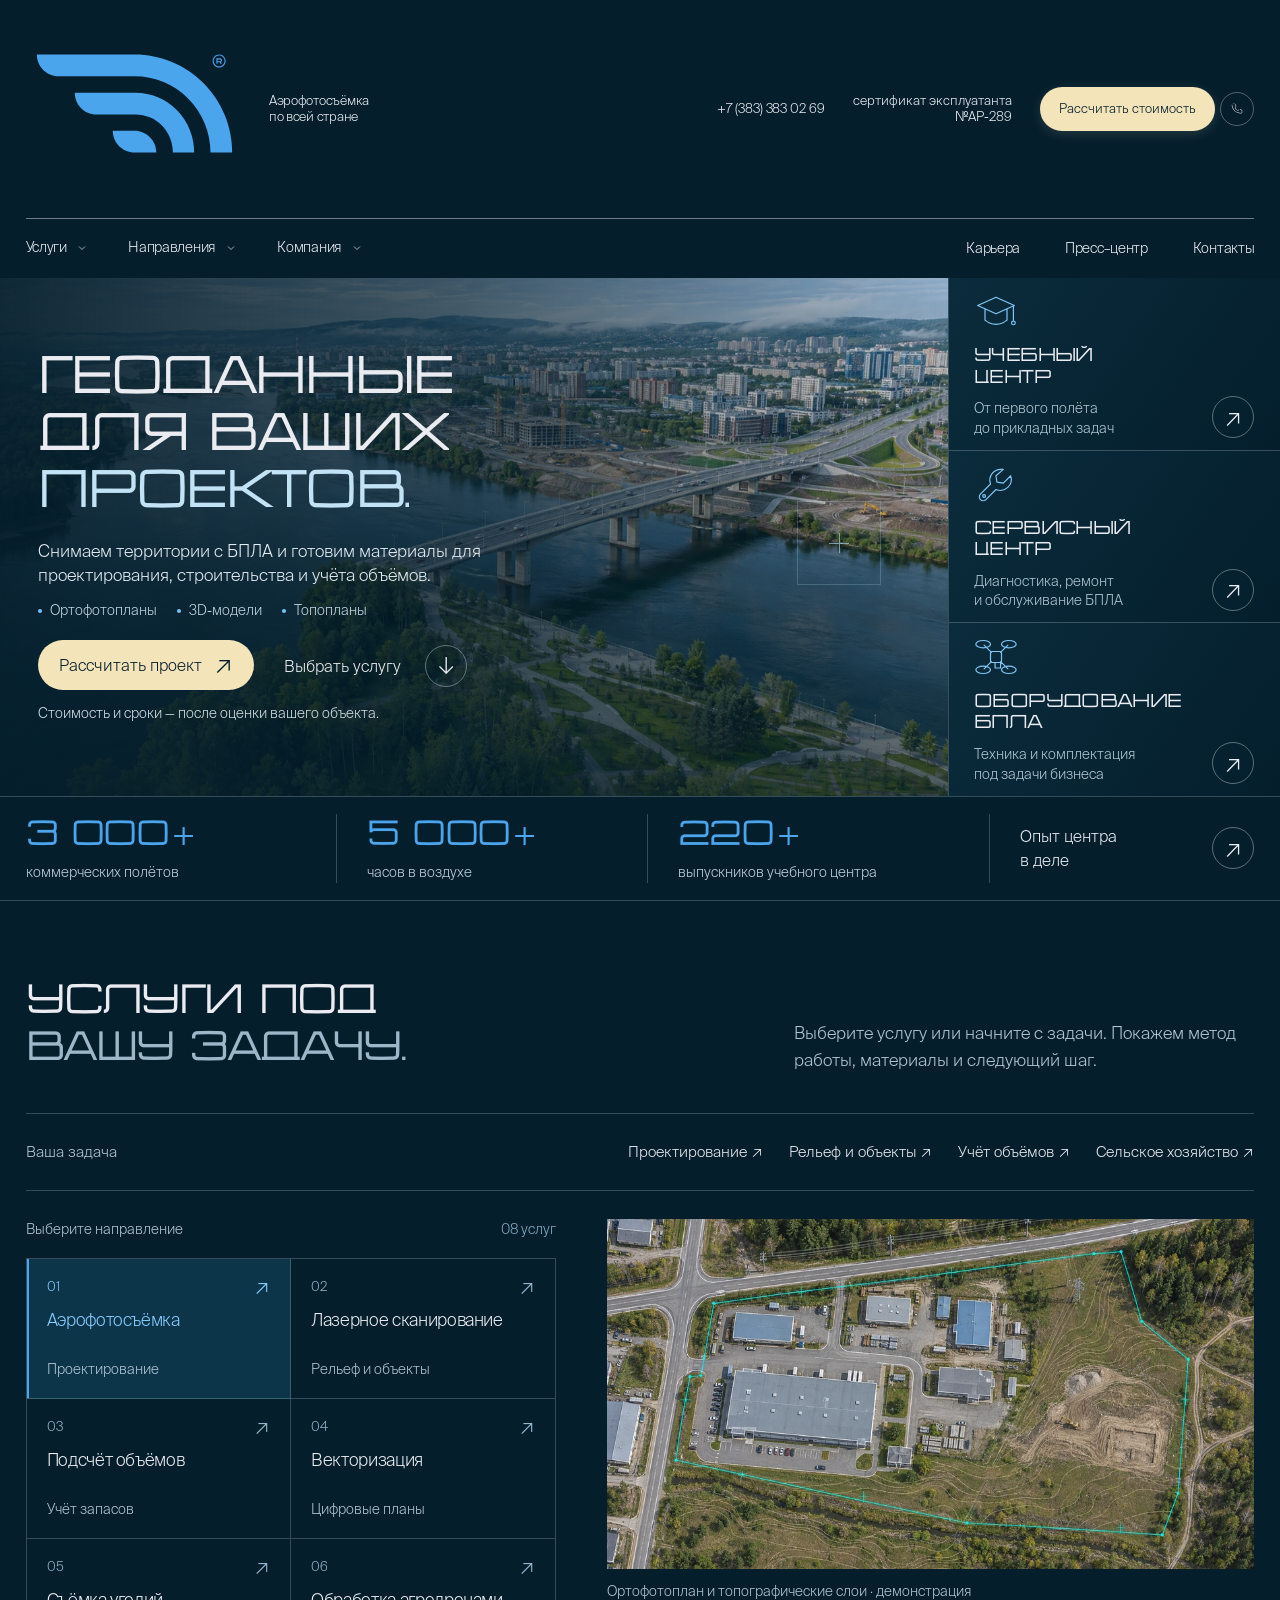
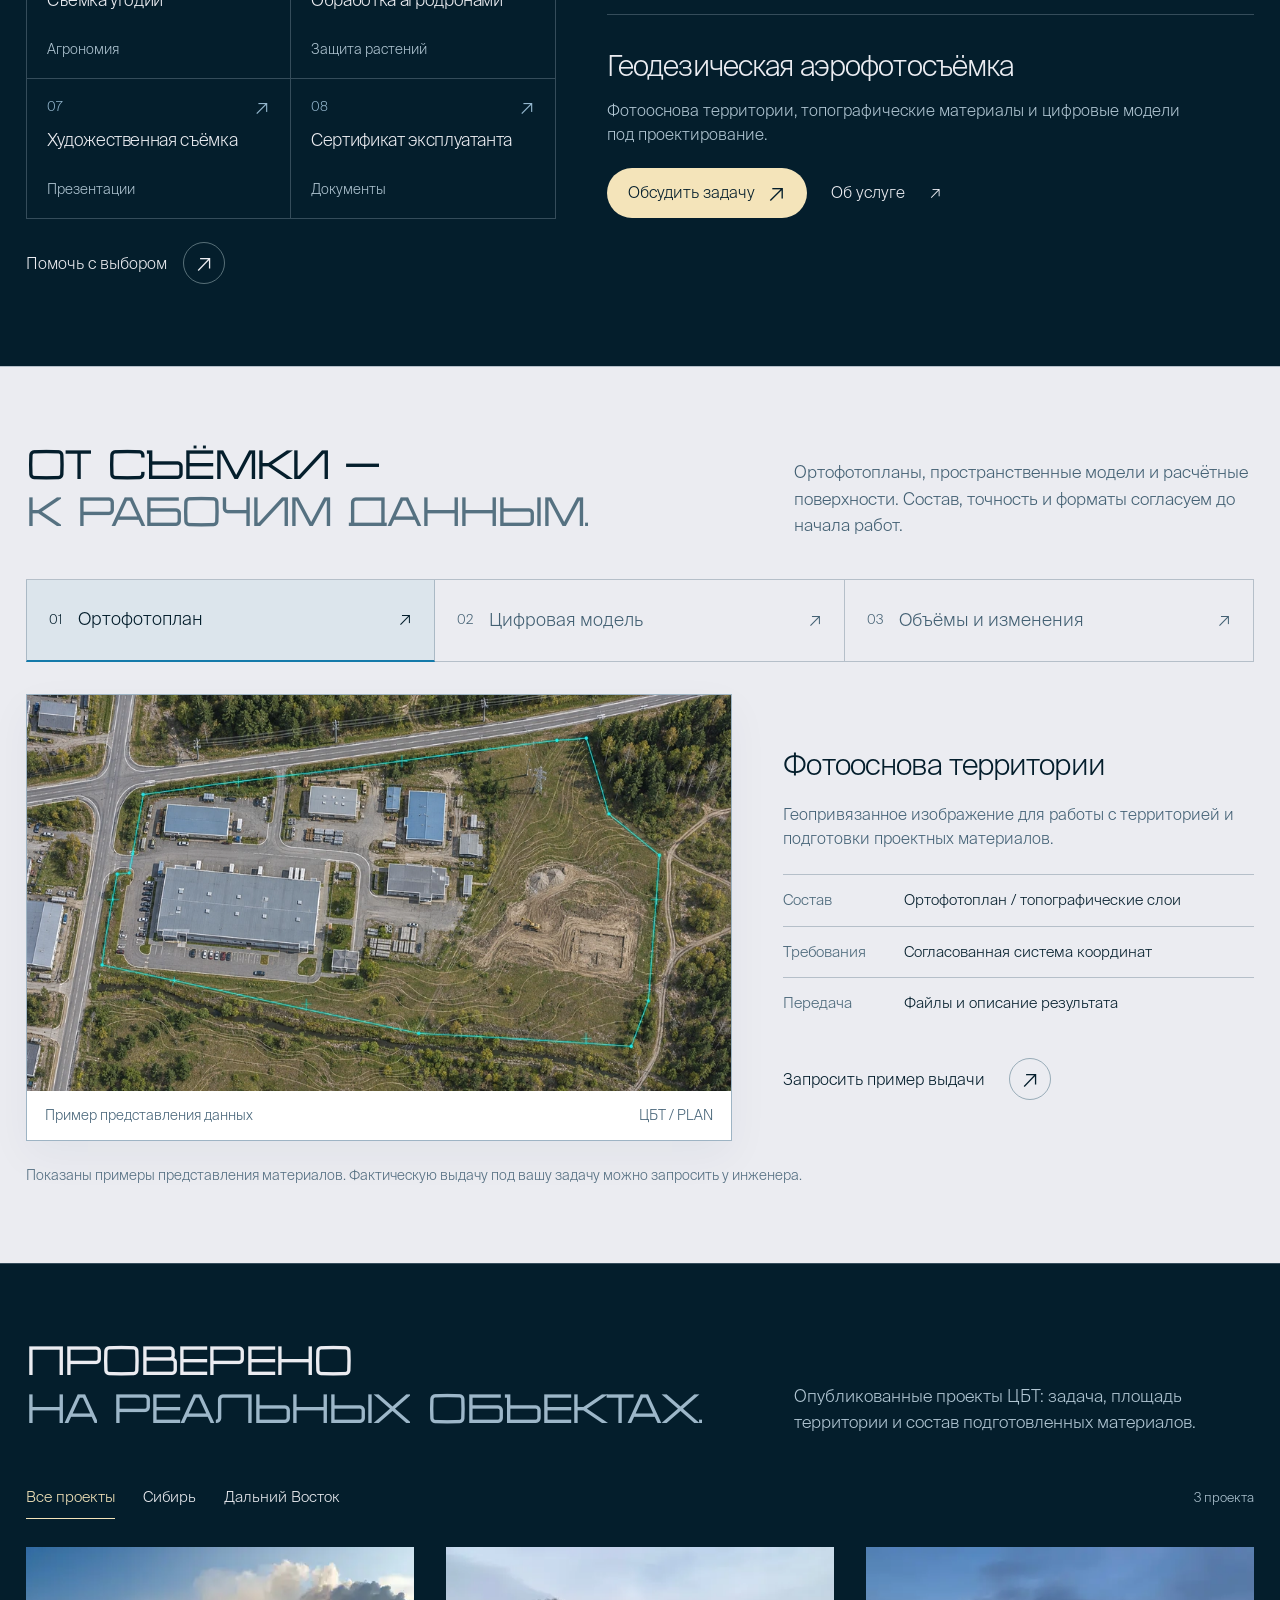
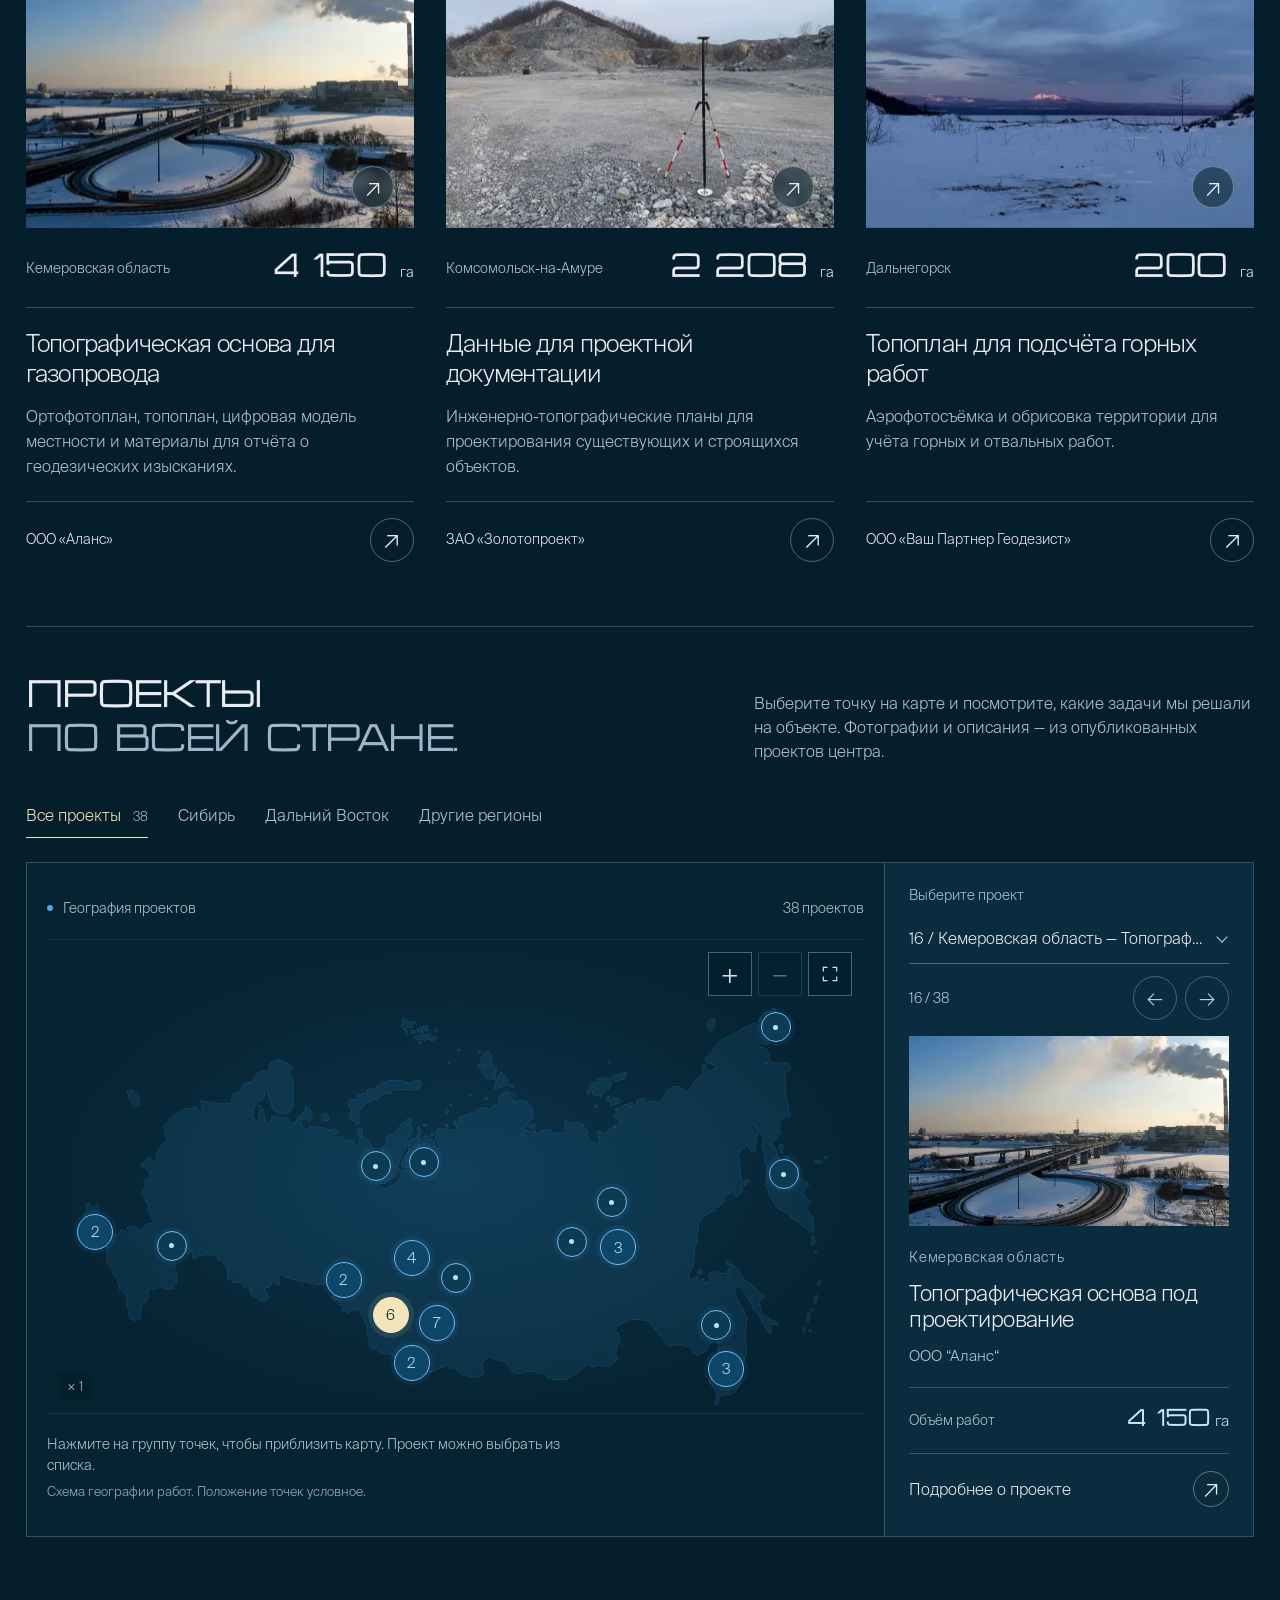
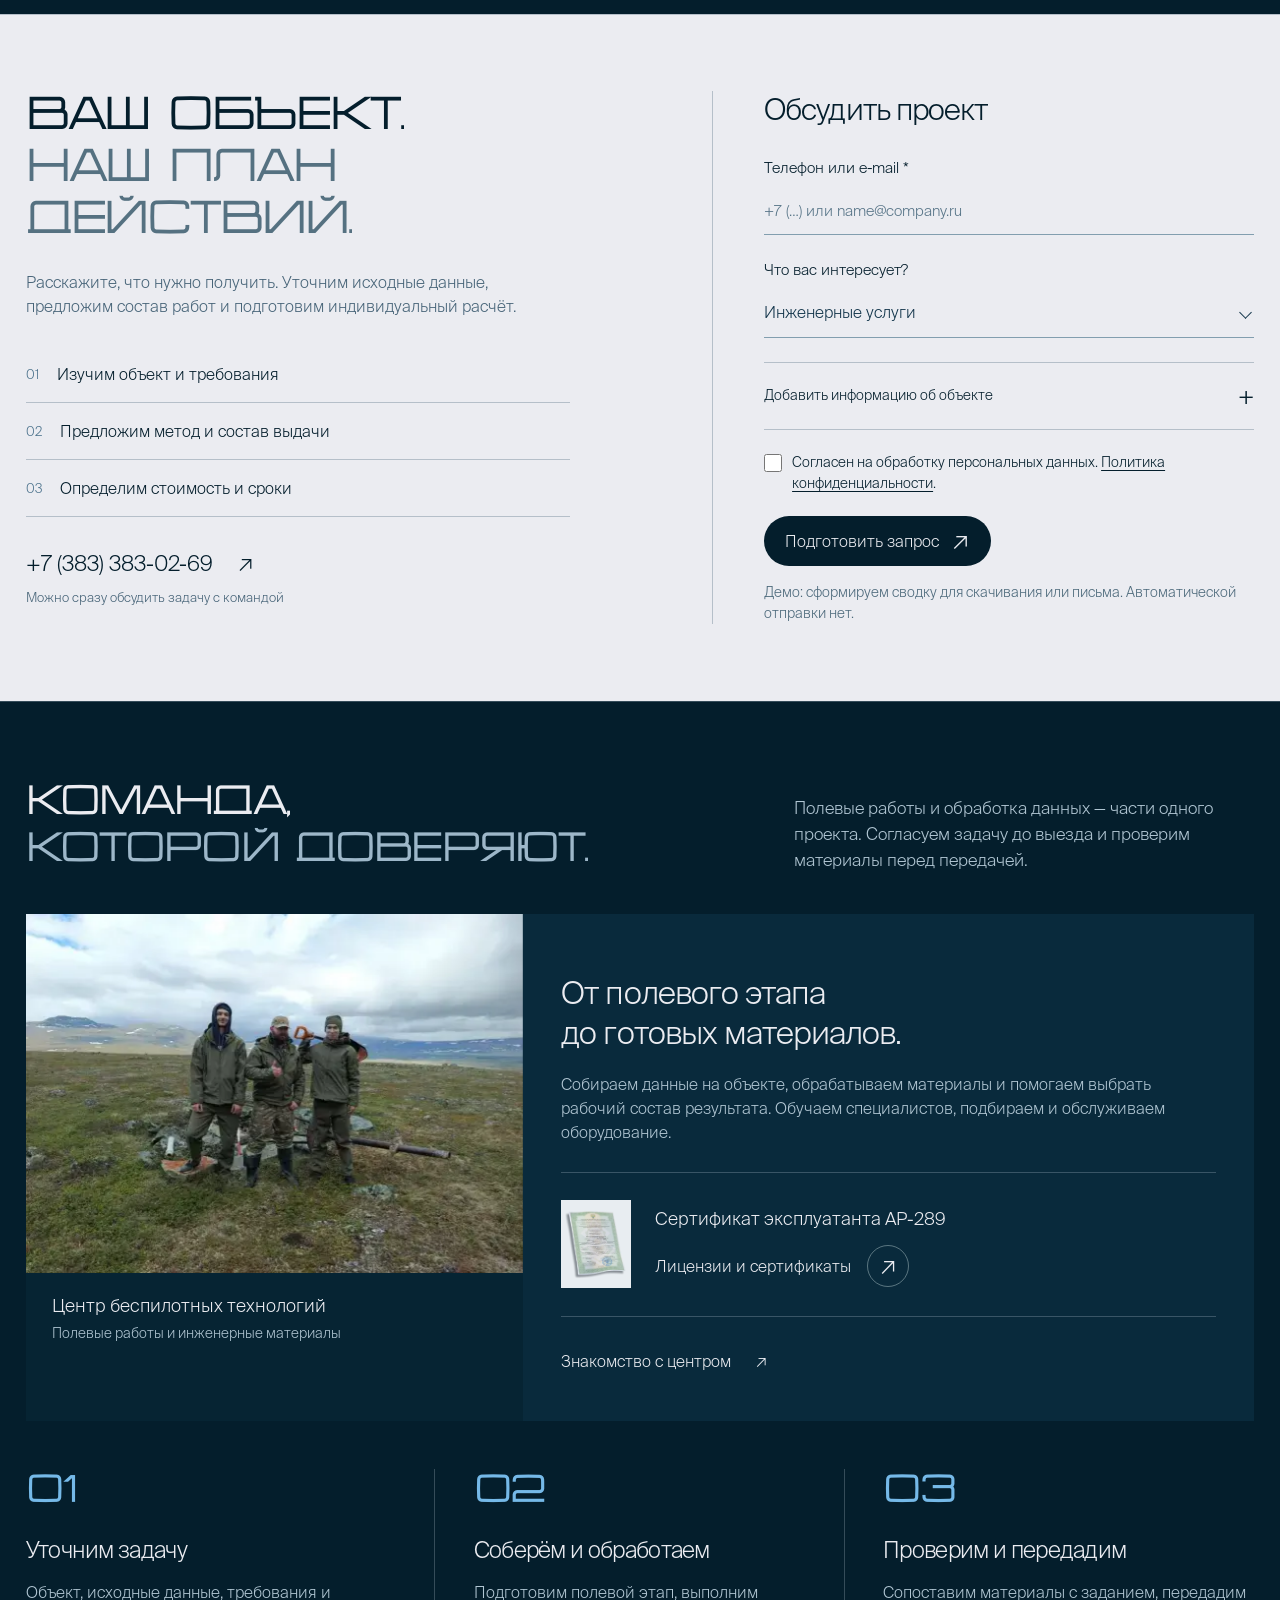
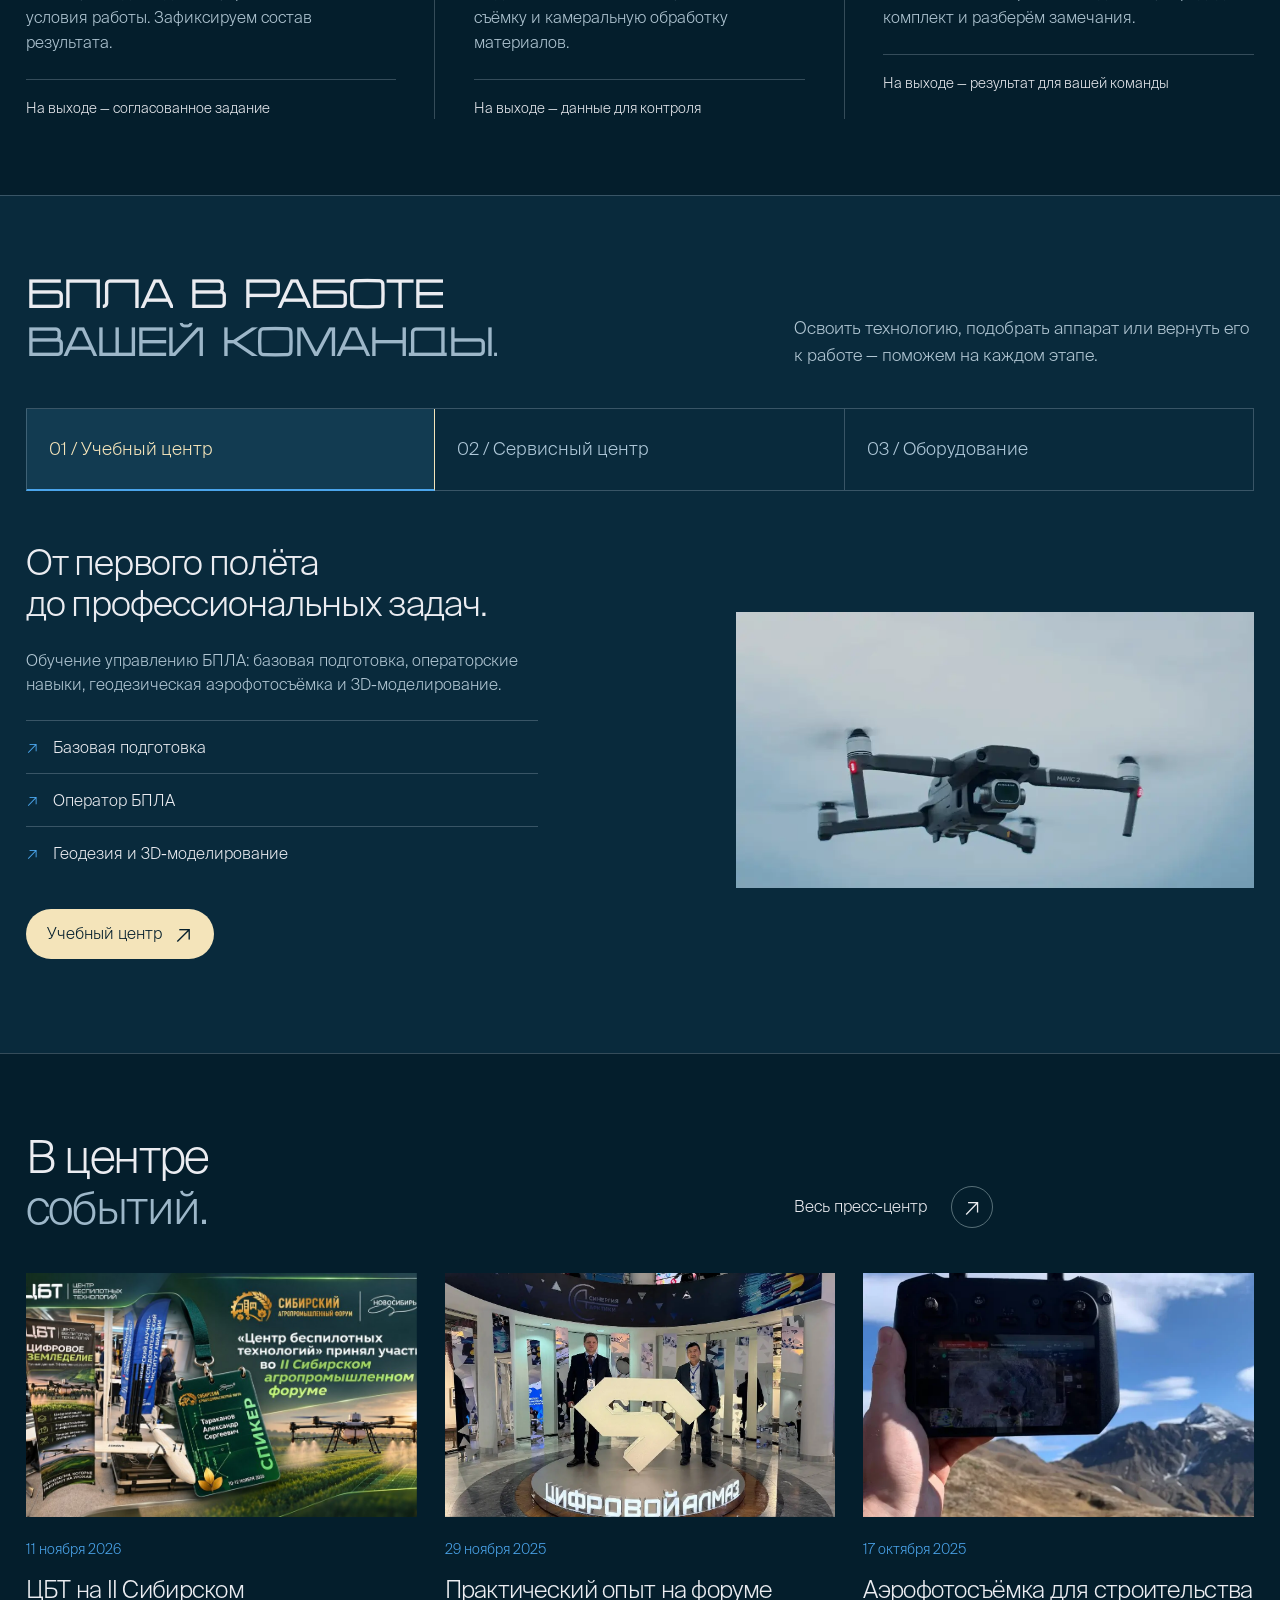
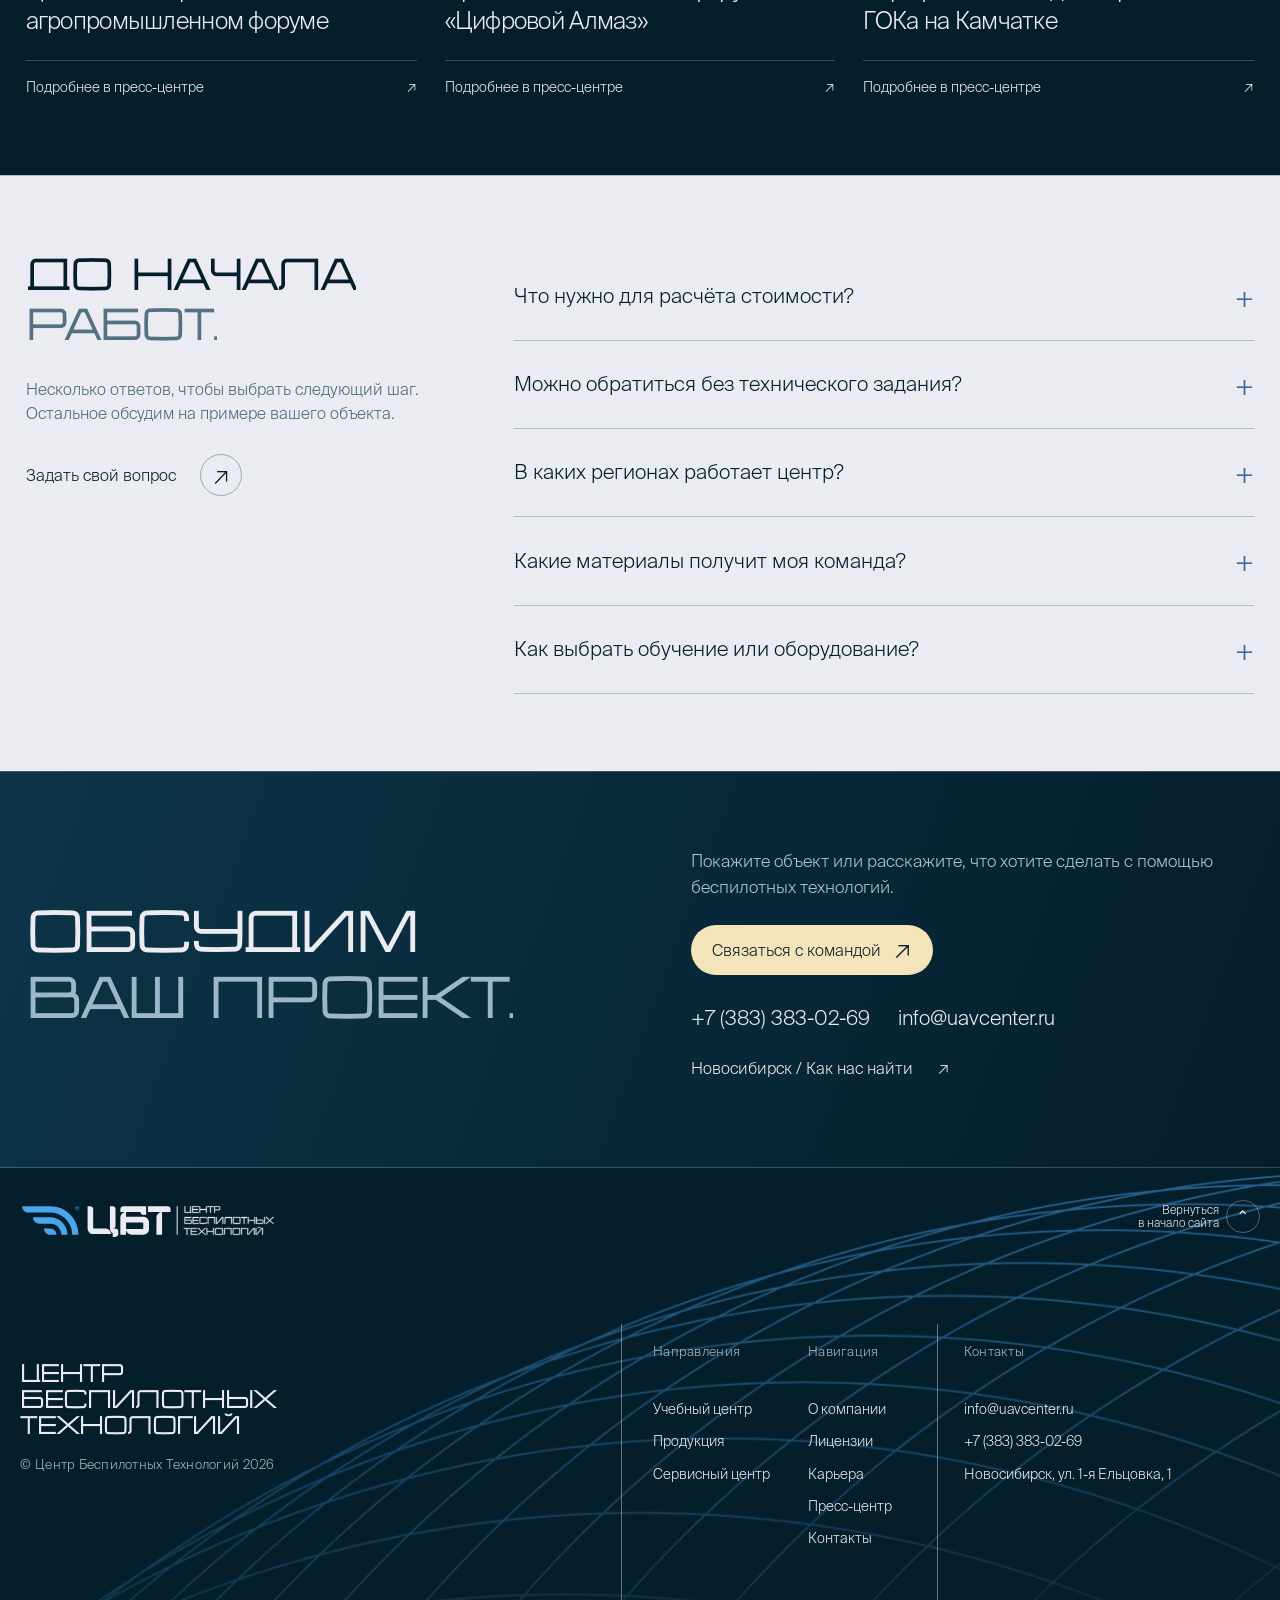
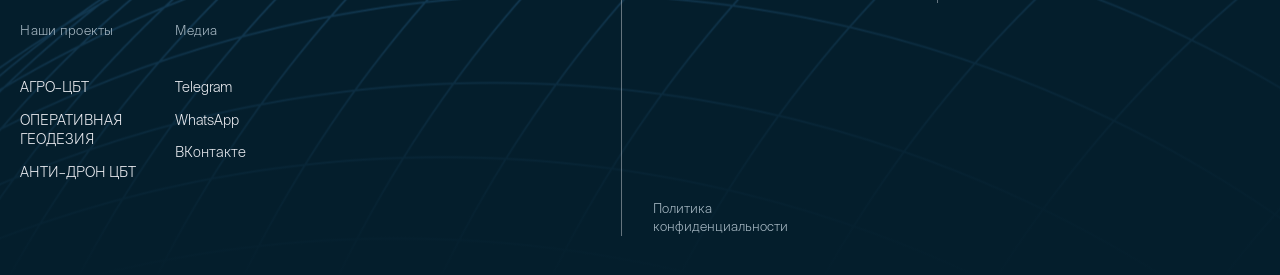
<file: index.html>
<!DOCTYPE html>

<html lang="ru"><head><meta charset="utf-8"/><meta content="width=device-width,initial-scale=1" name="viewport"/><meta content="#041e2c" name="theme-color"/><meta content="noindex,nofollow" name="robots"/><title>Центр беспилотных технологий — съёмка, геоданные и БПЛА</title><meta content="Аэрофотосъёмка, лазерное сканирование и геоданные для бизнеса. Обучение операторов, оборудование и сервис БПЛА. Центр беспилотных технологий." name="description"/><meta content="ЦБТ — от территории к точному решению" property="og:title"/><meta content="Редизайн главной: инженерные услуги, обучение, сервис и оборудование." property="og:description"/><meta content="website" property="og:type"/><meta content="https://moriarty32.github.io/uavcenter-glavnay/assets/preview.jpg?v=6" property="og:image"/><meta content="https://moriarty32.github.io/uavcenter-glavnay/" property="og:url"/><meta content="ru_RU" property="og:locale"/><link href="assets/favicon.svg" rel="icon"/><link as="font" crossorigin="" href="assets/SuisseIntl.woff2" rel="preload" type="font/woff2"/><link as="font" crossorigin="" href="assets/Radiotechnika.woff2" rel="preload" type="font/woff2"/><link href="styles.css" rel="stylesheet"/><link href="chrome.css" rel="stylesheet"/><link href="premium.css?v=6" rel="stylesheet"/><link href="map.css?v=3" rel="stylesheet"/><script defer="" src="navigation.js"></script><script defer="" src="app.js?v=6"></script><script defer="" src="map.js?v=3"></script><link href="buttons.css?v=5" rel="stylesheet"/>
</head><body class="brand-aligned"><a class="skip-link" href="#main">Перейти к содержанию</a><header class="header" id="top"><div class="container header-inner">
<a aria-label="Центр беспилотных технологий — главная" class="brand" href="#top"><picture><source media="(max-width:760px)" srcset="assets/logo-symbol.svg"/><img alt="ЦБТ — Центр беспилотных технологий" height="42" src="assets/logo.svg" width="244"/></picture></a>
<a class="brand-caption" href="https://uavcenter.ru/aerofotosemka/">Аэрофотосъёмка<br/>по всей стране</a>
<div class="header-contact"><a class="phone" href="tel:+73833830269">+7 (383) 383 02 69</a><a class="header-certificate" href="https://uavcenter.ru/sertyfikat-ekspluatanta/">сертификат эксплуатанта<br/>№АР-289</a><a aria-controls="estimate-dialog" aria-haspopup="dialog" class="btn header-estimate" data-estimate-open="" href="#request">Рассчитать стоимость</a><a aria-label="Позвонить в Центр" class="header-call" href="tel:+73833830269"><img alt="" height="38" src="assets/phone-original.svg" width="38"/></a></div>
<button aria-controls="main-nav" aria-expanded="false" aria-label="Открыть меню" class="mobile-menu" type="button"><span></span><span></span></button>
</div><nav aria-label="Основная навигация" class="main-nav" id="main-nav"><details class="nav-group"><summary><span class="roll-label"><span class="roll-primary">Услуги</span><span aria-hidden="true" class="roll-secondary">Услуги</span></span><svg aria-hidden="true" viewbox="0 0 12 12"><path d="m3 4.5 3 3 3-3"></path></svg></summary><div class="nav-dropdown mega-panel mega-panel-0"><div class="mega-links"><a class="mega-link" href="#request"><span aria-hidden="true" class="mega-number">/ 01</span><span class="mega-name">Геодезическая<br/>аэрофотосъёмка</span><span aria-hidden="true" class="mega-arrow">↗</span></a><a class="mega-link" href="https://uavcenter.ru/vozdushnoe-lazernoe-skanirovanie/"><span aria-hidden="true" class="mega-number">/ 02</span><span class="mega-name">Воздушно–лазерное<br/>сканирование</span><span aria-hidden="true" class="mega-arrow">↗</span></a><a class="mega-link" href="https://uavcenter.ru/vektorizaciya/"><span aria-hidden="true" class="mega-number">/ 03</span><span class="mega-name">Векторизация<br/>топосъёмки</span><span aria-hidden="true" class="mega-arrow">↗</span></a><a class="mega-link" href="https://uavcenter.ru/aerofotosemka-dlya-selskogo-hozyajstva/"><span aria-hidden="true" class="mega-number">/ 04</span><span class="mega-name">Аэрофотосъёмка для<br/>сельского хозяйства</span><span aria-hidden="true" class="mega-arrow">↗</span></a><a class="mega-link" href="https://uavcenter.ru/obrabotka-agrodronami/"><span aria-hidden="true" class="mega-number">/ 05</span><span class="mega-name">Внесение средств<br/>защиты растений</span><span aria-hidden="true" class="mega-arrow">↗</span></a><a class="mega-link" href="https://uavcenter.ru/markshejderskaya-semka/"><span aria-hidden="true" class="mega-number">/ 06</span><span class="mega-name">Подсчёт объёмов<br/>складских запасов</span><span aria-hidden="true" class="mega-arrow">↗</span></a><a class="mega-link" href="https://uavcenter.ru/semka-s-drona/"><span aria-hidden="true" class="mega-number">/ 07</span><span class="mega-name">Художественная<br/>аэрофотосъёмка</span><span aria-hidden="true" class="mega-arrow">↗</span></a><a class="mega-link" href="https://uavcenter.ru/sertyfikat-ekspluatanta/"><span aria-hidden="true" class="mega-number">/ 08</span><span class="mega-name">Сертификат<br/>эксплуатанта</span><span aria-hidden="true" class="mega-arrow">↗</span></a></div><div class="mega-bottom"><span>Центр беспилотных технологий</span><a aria-controls="estimate-dialog" aria-haspopup="dialog" data-estimate-open="" href="#request">Рассчитать стоимость <span aria-hidden="true">↗</span></a></div></div></details><details class="nav-group"><summary><span class="roll-label"><span class="roll-primary">Направления</span><span aria-hidden="true" class="roll-secondary">Направления</span></span><svg aria-hidden="true" viewbox="0 0 12 12"><path d="m3 4.5 3 3 3-3"></path></svg></summary><div class="nav-dropdown mega-panel mega-panel-1"><div class="mega-links"><a class="mega-link" href="https://uavcenter.ru/uchebnyj-centr-bpla/"><span aria-hidden="true" class="mega-number">/ 01</span><span class="mega-name">Учебный центр</span><span aria-hidden="true" class="mega-arrow">↗</span></a><a class="mega-link" href="https://uavcenter.ru/remont-kvadrokopterov-bpla/"><span aria-hidden="true" class="mega-number">/ 02</span><span class="mega-name">Сервисный центр</span><span aria-hidden="true" class="mega-arrow">↗</span></a><a class="mega-link" href="https://uavcenter.ru/promyshlennye-drony-bpla/"><span aria-hidden="true" class="mega-number">/ 03</span><span class="mega-name">Продукция</span><span aria-hidden="true" class="mega-arrow">↗</span></a></div><div class="mega-courses"><p>Обучение пилотированию</p><a href="https://uavcenter.ru/uchebnyj-centr-bpla/kursy-kvadrokoptera/">Базовая подготовка <span>↗</span></a><a href="https://uavcenter.ru/uchebnyj-centr-bpla/operator-bpla/">Оператор БПЛА <span>↗</span></a><a href="https://uavcenter.ru/uchebnyj-centr-bpla/geodeziya/">Геодезия и 3D-моделирование <span>↗</span></a></div><div class="mega-bottom"><span>Центр беспилотных технологий</span><a aria-controls="estimate-dialog" aria-haspopup="dialog" data-estimate-open="" href="#request">Рассчитать стоимость <span aria-hidden="true">↗</span></a></div></div></details><details class="nav-group"><summary><span class="roll-label"><span class="roll-primary">Компания</span><span aria-hidden="true" class="roll-secondary">Компания</span></span><svg aria-hidden="true" viewbox="0 0 12 12"><path d="m3 4.5 3 3 3-3"></path></svg></summary><div class="nav-dropdown mega-panel mega-panel-2"><div class="mega-links"><a class="mega-link" href="https://uavcenter.ru/about/"><span aria-hidden="true" class="mega-number">/ 01</span><span class="mega-name">О компании</span><span aria-hidden="true" class="mega-arrow">↗</span></a><a class="mega-link" href="https://uavcenter.ru/documents/#lic"><span aria-hidden="true" class="mega-number">/ 02</span><span class="mega-name">Лицензии</span><span aria-hidden="true" class="mega-arrow">↗</span></a><a class="mega-link" href="https://uavcenter.ru/documents/#ser"><span aria-hidden="true" class="mega-number">/ 03</span><span class="mega-name">Сертификаты</span><span aria-hidden="true" class="mega-arrow">↗</span></a></div><div class="mega-bottom"><span>Центр беспилотных технологий</span><a aria-controls="estimate-dialog" aria-haspopup="dialog" data-estimate-open="" href="#request">Рассчитать стоимость <span aria-hidden="true">↗</span></a></div></div></details><div class="nav-right"><a href="https://uavcenter.ru/career/">Карьера</a><a href="https://uavcenter.ru/news/">Пресс–центр</a><a href="https://uavcenter.ru/contacts/">Контакты</a></div></nav></header>
<main id="main"><section aria-labelledby="hero-title" class="home-hero"><div class="hero-stage"><div class="hero-main"><div aria-hidden="true" class="hero-photo"><picture><source sizes="(max-width:760px) 100vw,74vw" srcset="assets/hero-city-768.webp 768w,assets/hero-city-1280.webp 1280w,assets/hero-city-1600.webp 1600w" type="image/webp"/><img alt="" fetchpriority="high" height="900" src="assets/hero-city-1600.webp" width="1600"/></picture></div><div class="hero-copy"><h1 data-heading="" id="hero-title">Геоданные<br/>для ваших<br/><span class="hero-accent">проектов.</span></h1><p class="hero-description">Снимаем территории с БПЛА и готовим материалы для проектирования, строительства и учёта объёмов.</p><ul aria-label="Результаты работы" class="hero-deliverables"><li>Ортофотопланы</li><li>3D-модели</li><li>Топопланы</li></ul><div class="hero-actions"><button class="btn btn-cream" data-request="Расчёт инженерного проекта" type="button">Рассчитать проект <span aria-hidden="true" class="arrow">↗</span></button><a class="text-link link-down" href="#services">Выбрать услугу <span aria-hidden="true" class="circle-arrow">↓</span></a></div><p class="hero-note">Стоимость и сроки — после оценки вашего объекта.</p></div><div aria-hidden="true" class="crosshair"></div></div><aside aria-label="Другие направления центра" class="hero-directions"><a class="direction-short" data-direction-link="training" href="#directions"><span aria-hidden="true" class="direction-icon icon-training"><svg aria-hidden="true" focusable="false" viewbox="0 0 48 48"><path d="m4 18 20-9 20 9-20 9-20-9Z"></path><path d="M12 22v12c7 6 17 6 24 0V22M43 19v15"></path><circle cx="43" cy="37" r="2"></circle></svg></span><h2>Учебный<br/>центр</h2><span class="route-description">От первого полёта<br/>до прикладных задач</span><span aria-hidden="true" class="circle-arrow">↗</span></a><a class="direction-short" data-direction-link="repair" href="#directions"><span aria-hidden="true" class="direction-icon icon-repair"><svg aria-hidden="true" focusable="false" viewbox="0 0 48 48"><path d="M30 8a12 12 0 0 0-12 16L7 35a4 4 0 0 0 6 6l11-11A12 12 0 0 0 40 15l-8 8-7-1-1-7 8-7Z"></path><circle cx="11" cy="37" r="1.5"></circle></svg></span><h2>Сервисный<br/>центр</h2><span class="route-description">Диагностика, ремонт<br/>и обслуживание БПЛА</span><span aria-hidden="true" class="circle-arrow">↗</span></a><a class="direction-short" data-direction-link="equipment" href="#directions"><span aria-hidden="true" class="direction-icon icon-equipment"><svg aria-hidden="true" focusable="false" viewbox="0 0 48 48"><rect height="12" rx="2" width="12" x="18" y="18"></rect><path d="m19 19-8-8m18 8 8-8m-8 18 8 8m-18-8-8 8M23 30v6h6v-6"></path><ellipse cx="10" cy="10" rx="8" ry="4"></ellipse><ellipse cx="38" cy="10" rx="8" ry="4"></ellipse><ellipse cx="10" cy="38" rx="8" ry="4"></ellipse><ellipse cx="38" cy="38" rx="8" ry="4"></ellipse></svg></span><h2>Оборудование<br/>БПЛА</h2><span class="route-description">Техника и комплектация<br/>под задачи бизнеса</span><span aria-hidden="true" class="circle-arrow">↗</span></a></aside></div><div class="hero-facts wrap"><div><strong>3 000<span>+</span></strong><p>коммерческих полётов</p></div><div><strong>5 000<span>+</span></strong><p>часов в воздухе</p></div><div><strong>220<span>+</span></strong><p>выпускников учебного центра</p></div><a class="facts-company" href="https://uavcenter.ru/about/">Опыт центра<br/>в деле <span aria-hidden="true" class="circle-arrow">↗</span></a></div></section>
<section class="section" id="services"><div class="wrap"><div class="section-head"><div><h2 data-heading="">Услуги под<br/><span class="soft">вашу задачу.</span></h2></div><p>Выберите услугу или начните с задачи. Покажем метод работы, материалы и следующий шаг.</p></div><div aria-label="Подбор услуги по задаче" class="task-strip"><span>Ваша задача</span><button data-service-target="0" type="button">Проектирование ↗</button><button data-service-target="1" type="button">Рельеф и объекты ↗</button><button data-service-target="2" type="button">Учёт объёмов ↗</button><button data-service-target="4" type="button">Сельское хозяйство ↗</button></div><div class="service-browser"><div class="service-catalog" id="service-catalog"><p class="catalog-label">Выберите направление <span>08 услуг</span></p><div aria-label="Инженерные услуги" class="service-tabs" role="tablist"><button aria-controls="service-panel-0" aria-selected="true" data-service="0" id="service-tab-0" role="tab" tabindex="0" type="button"><span class="service-tab-index">01<span aria-hidden="true">↗</span></span><span class="service-tab-title">Аэрофотосъёмка</span><span class="service-tab-kind">Проектирование</span></button><button aria-controls="service-panel-1" aria-selected="false" data-service="1" id="service-tab-1" role="tab" tabindex="-1" type="button"><span class="service-tab-index">02<span aria-hidden="true">↗</span></span><span class="service-tab-title">Лазерное сканирование</span><span class="service-tab-kind">Рельеф и объекты</span></button><button aria-controls="service-panel-2" aria-selected="false" data-service="2" id="service-tab-2" role="tab" tabindex="-1" type="button"><span class="service-tab-index">03<span aria-hidden="true">↗</span></span><span class="service-tab-title">Подсчёт объёмов</span><span class="service-tab-kind">Учёт запасов</span></button><button aria-controls="service-panel-3" aria-selected="false" data-service="3" id="service-tab-3" role="tab" tabindex="-1" type="button"><span class="service-tab-index">04<span aria-hidden="true">↗</span></span><span class="service-tab-title">Векторизация</span><span class="service-tab-kind">Цифровые планы</span></button><button aria-controls="service-panel-4" aria-selected="false" data-service="4" id="service-tab-4" role="tab" tabindex="-1" type="button"><span class="service-tab-index">05<span aria-hidden="true">↗</span></span><span class="service-tab-title">Съёмка угодий</span><span class="service-tab-kind">Агрономия</span></button><button aria-controls="service-panel-5" aria-selected="false" data-service="5" id="service-tab-5" role="tab" tabindex="-1" type="button"><span class="service-tab-index">06<span aria-hidden="true">↗</span></span><span class="service-tab-title">Обработка агродронами</span><span class="service-tab-kind">Защита растений</span></button><button aria-controls="service-panel-6" aria-selected="false" data-service="6" id="service-tab-6" role="tab" tabindex="-1" type="button"><span class="service-tab-index">07<span aria-hidden="true">↗</span></span><span class="service-tab-title">Художественная съёмка</span><span class="service-tab-kind">Презентации</span></button><button aria-controls="service-panel-7" aria-selected="false" data-service="7" id="service-tab-7" role="tab" tabindex="-1" type="button"><span class="service-tab-index">08<span aria-hidden="true">↗</span></span><span class="service-tab-title">Сертификат эксплуатанта</span><span class="service-tab-kind">Документы</span></button></div><button class="service-consult text-link" data-request="Помощь с выбором метода" type="button">Помочь с выбором <span aria-hidden="true" class="circle-arrow">↗</span></button></div><div class="service-panels"><article aria-labelledby="service-tab-0" class="service-panel" id="service-panel-0" role="tabpanel" tabindex="0">
<figure class="service-example"><div class="service-art"><img alt="Ортофотоплан и топографические слои · демонстрация" decoding="async" height="720" loading="lazy" sizes="(max-width:760px) 94vw, 53vw" src="assets/result-plan-1280.webp" srcset="assets/result-plan-640.webp 640w, assets/result-plan-960.webp 960w, assets/result-plan-1280.webp 1280w, assets/result-plan-1600.webp 1600w" width="1280"/></div><figcaption>Ортофотоплан и топографические слои · демонстрация</figcaption></figure>
<div class="service-panel-copy"><h3 tabindex="-1">Геодезическая аэрофотосъёмка</h3><p>Фотооснова территории, топографические материалы и цифровые модели под проектирование.</p><div class="service-panel-actions"><button class="btn btn-cream" data-request="Геодезическая аэрофотосъёмка" type="button">Обсудить задачу <span aria-hidden="true" class="arrow">↗</span></button><a class="text-link" href="https://uavcenter.ru/aerofotosemka/">Об услуге <span aria-hidden="true">↗</span></a><a class="service-back" href="#service-catalog">Все услуги ↑</a></div></div></article><article aria-labelledby="service-tab-1" class="service-panel" hidden="" id="service-panel-1" role="tabpanel" tabindex="0">
<figure class="service-example"><div class="service-art"><img alt="Модель поверхности · демонстрация" decoding="async" height="720" loading="lazy" sizes="(max-width:760px) 94vw, 53vw" src="assets/result-model-1280.webp" srcset="assets/result-model-640.webp 640w, assets/result-model-960.webp 960w, assets/result-model-1280.webp 1280w, assets/result-model-1600.webp 1600w" width="1280"/></div><figcaption>Модель поверхности · демонстрация</figcaption></figure>
<div class="service-panel-copy"><h3 tabindex="-1">Воздушное лазерное сканирование</h3><p>Пространственные данные о поверхности и объектах для инженерных и инфраструктурных задач.</p><div class="service-panel-actions"><button class="btn btn-cream" data-request="Воздушное лазерное сканирование" type="button">Обсудить задачу <span aria-hidden="true" class="arrow">↗</span></button><a class="text-link" href="https://uavcenter.ru/vozdushnoe-lazernoe-skanirovanie/">Об услуге <span aria-hidden="true">↗</span></a><a class="service-back" href="#service-catalog">Все услуги ↑</a></div></div></article><article aria-labelledby="service-tab-2" class="service-panel" hidden="" id="service-panel-2" role="tabpanel" tabindex="0">
<figure class="service-example"><div class="service-art"><img alt="Расчётная поверхность · демонстрация" decoding="async" height="720" loading="lazy" sizes="(max-width:760px) 94vw, 53vw" src="assets/result-volume-1280.webp" srcset="assets/result-volume-640.webp 640w, assets/result-volume-960.webp 960w, assets/result-volume-1280.webp 1280w, assets/result-volume-1600.webp 1600w" width="1280"/></div><figcaption>Расчётная поверхность · демонстрация</figcaption></figure>
<div class="service-panel-copy"><h3 tabindex="-1">Подсчёт объёмов запасов</h3><p>Поверхности и расчётные материалы для учёта на карьерах, отвалах и складах.</p><div class="service-panel-actions"><button class="btn btn-cream" data-request="Подсчёт объёмов запасов" type="button">Обсудить задачу <span aria-hidden="true" class="arrow">↗</span></button><a class="text-link" href="https://uavcenter.ru/markshejderskaya-semka/">Об услуге <span aria-hidden="true">↗</span></a><a class="service-back" href="#service-catalog">Все услуги ↑</a></div></div></article><article aria-labelledby="service-tab-3" class="service-panel" hidden="" id="service-panel-3" role="tabpanel" tabindex="0">
<figure class="service-example"><div class="service-art"><img alt="Топографические слои · демонстрация" decoding="async" height="720" loading="lazy" sizes="(max-width:760px) 94vw, 53vw" src="assets/result-plan-1280.webp" srcset="assets/result-plan-640.webp 640w, assets/result-plan-960.webp 960w, assets/result-plan-1280.webp 1280w, assets/result-plan-1600.webp 1600w" width="1280"/></div><figcaption>Топографические слои · демонстрация</figcaption></figure>
<div class="service-panel-copy"><h3 tabindex="-1">Векторизация топосъёмки</h3><p>Перевод исходных материалов в векторные планы с согласованным составом и форматами.</p><div class="service-panel-actions"><button class="btn btn-cream" data-request="Векторизация топосъёмки" type="button">Обсудить задачу <span aria-hidden="true" class="arrow">↗</span></button><a class="text-link" href="https://uavcenter.ru/vektorizaciya/">Об услуге <span aria-hidden="true">↗</span></a><a class="service-back" href="#service-catalog">Все услуги ↑</a></div></div></article><article aria-labelledby="service-tab-4" class="service-panel" hidden="" id="service-panel-4" role="tabpanel" tabindex="0">
<figure class="service-example"><div class="service-art"><img alt="Агротехнологии с БПЛА · иллюстрация" decoding="async" height="720" loading="lazy" src="assets/agriculture-illustration.webp" width="1280"/></div><figcaption>Агротехнологии с БПЛА · иллюстрация</figcaption></figure>
<div class="service-panel-copy"><h3 tabindex="-1">Съёмка сельскохозяйственных угодий</h3><p>Данные о территории и состоянии посевов для работы агрономической команды.</p><div class="service-panel-actions"><button class="btn btn-cream" data-request="Съёмка сельскохозяйственных угодий" type="button">Обсудить задачу <span aria-hidden="true" class="arrow">↗</span></button><a class="text-link" href="https://uavcenter.ru/aerofotosemka-dlya-selskogo-hozyajstva/">Об услуге <span aria-hidden="true">↗</span></a><a class="service-back" href="#service-catalog">Все услуги ↑</a></div></div></article><article aria-labelledby="service-tab-5" class="service-panel" hidden="" id="service-panel-5" role="tabpanel" tabindex="0">
<figure class="service-example"><div class="service-art"><img alt="Работа агродрона · иллюстрация" decoding="async" height="720" loading="lazy" src="assets/agriculture-illustration.webp" width="1280"/></div><figcaption>Работа агродрона · иллюстрация</figcaption></figure>
<div class="service-panel-copy"><h3 tabindex="-1">Обработка агродронами</h3><p>Внесение средств защиты растений по согласованной технологии и условиям участка.</p><div class="service-panel-actions"><button class="btn btn-cream" data-request="Обработка агродронами" type="button">Обсудить задачу <span aria-hidden="true" class="arrow">↗</span></button><a class="text-link" href="https://uavcenter.ru/obrabotka-agrodronami/">Об услуге <span aria-hidden="true">↗</span></a><a class="service-back" href="#service-catalog">Все услуги ↑</a></div></div></article><article aria-labelledby="service-tab-6" class="service-panel" hidden="" id="service-panel-6" role="tabpanel" tabindex="0">
<figure class="service-example"><div class="service-art"><img alt="Аэрофотосъёмка территории · иллюстрация" decoding="async" height="720" loading="lazy" src="assets/hero-city-1600.webp" width="1280"/></div><figcaption>Аэрофотосъёмка территории · иллюстрация</figcaption></figure>
<div class="service-panel-copy"><h3 tabindex="-1">Художественная аэросъёмка</h3><p>Воздушные ракурсы объектов, территорий и событий для презентационных задач.</p><div class="service-panel-actions"><button class="btn btn-cream" data-request="Художественная аэросъёмка" type="button">Обсудить задачу <span aria-hidden="true" class="arrow">↗</span></button><a class="text-link" href="https://uavcenter.ru/semka-s-drona/">Об услуге <span aria-hidden="true">↗</span></a><a class="service-back" href="#service-catalog">Все услуги ↑</a></div></div></article><article aria-labelledby="service-tab-7" class="service-panel" hidden="" id="service-panel-7" role="tabpanel" tabindex="0">
<figure class="service-example"><div class="service-art"><img alt="Эксплуатация БПЛА · иллюстрация" decoding="async" height="720" loading="lazy" src="assets/equipment.webp" width="1280"/></div><figcaption>Эксплуатация БПЛА · иллюстрация</figcaption></figure>
<div class="service-panel-copy"><h3 tabindex="-1">Помощь с сертификатом эксплуатанта</h3><p>Сопровождение подготовки документов и вопросов организации эксплуатации БПЛА.</p><div class="service-panel-actions"><button class="btn btn-cream" data-request="Помощь с сертификатом эксплуатанта" type="button">Обсудить задачу <span aria-hidden="true" class="arrow">↗</span></button><a class="text-link" href="https://uavcenter.ru/sertyfikat-ekspluatanta/">Об услуге <span aria-hidden="true">↗</span></a><a class="service-back" href="#service-catalog">Все услуги ↑</a></div></div></article></div></div></div></section>
<section class="section section-paper" id="results"><div class="wrap"><div class="section-head"><div><h2 data-heading="">От съёмки —<br/><span class="soft">к рабочим данным.</span></h2></div><p>Ортофотопланы, пространственные модели и расчётные поверхности. Состав, точность и форматы согласуем до начала работ.</p></div><div aria-label="Примеры материалов" class="result-tabs" role="tablist"><button aria-controls="panel-plan" aria-selected="true" data-result="plan" id="tab-plan" role="tab" type="button"><span>01</span> Ортофотоплан <span aria-hidden="true">↗</span></button><button aria-controls="panel-model" aria-selected="false" data-result="model" id="tab-model" role="tab" tabindex="-1" type="button"><span>02</span> Цифровая модель <span aria-hidden="true">↗</span></button><button aria-controls="panel-volume" aria-selected="false" data-result="volume" id="tab-volume" role="tab" tabindex="-1" type="button"><span>03</span> Объёмы и изменения <span aria-hidden="true">↗</span></button></div><div aria-labelledby="tab-plan" class="result-panel" id="panel-plan" role="tabpanel" tabindex="0"><figure class="result-preview"><picture><source sizes="(max-width:1000px) 96vw,60vw" srcset="assets/result-plan-640.webp 640w,assets/result-plan-960.webp 960w,assets/result-plan-1280.webp 1280w,assets/result-plan-1600.webp 1600w" type="image/webp"/><img alt="Фотооснова территории — пример представления материалов" decoding="async" height="900" loading="lazy" src="assets/result-plan-1280.webp" width="1600"/></picture><figcaption>Пример представления данных <span aria-hidden="true">ЦБТ / PLAN</span></figcaption></figure><div class="result-copy"><h3>Фотооснова территории</h3><p>Геопривязанное изображение для работы с территорией и подготовки проектных материалов.</p><dl><div><dt>Состав</dt><dd>Ортофотоплан / топографические слои</dd></div><div><dt>Требования</dt><dd>Согласованная система координат</dd></div><div><dt>Передача</dt><dd>Файлы и описание результата</dd></div></dl><button class="text-link" data-request="Образец выдачи: Фотооснова территории" type="button">Запросить пример выдачи <span aria-hidden="true" class="circle-arrow">↗</span></button></div></div><div aria-labelledby="tab-model" class="result-panel" hidden="" id="panel-model" role="tabpanel" tabindex="0"><figure class="result-preview"><picture><source sizes="(max-width:1000px) 96vw,60vw" srcset="assets/result-model-640.webp 640w,assets/result-model-960.webp 960w,assets/result-model-1280.webp 1280w,assets/result-model-1600.webp 1600w" type="image/webp"/><img alt="Рельеф в трёх измерениях — пример представления материалов" decoding="async" height="900" loading="lazy" src="assets/result-model-1280.webp" width="1600"/></picture><figcaption>Пример представления данных <span aria-hidden="true">ЦБТ / MODEL</span></figcaption></figure><div class="result-copy"><h3>Рельеф в трёх измерениях</h3><p>Поверхность и пространственные данные для анализа, проектирования и расчётных задач.</p><dl><div><dt>Состав</dt><dd>Цифровая модель / облако точек</dd></div><div><dt>Требования</dt><dd>Состав по техническому заданию</dd></div><div><dt>Передача</dt><dd>Файлы и описание результата</dd></div></dl><button class="text-link" data-request="Образец выдачи: Рельеф в трёх измерениях" type="button">Запросить пример выдачи <span aria-hidden="true" class="circle-arrow">↗</span></button></div></div><div aria-labelledby="tab-volume" class="result-panel" hidden="" id="panel-volume" role="tabpanel" tabindex="0"><figure class="result-preview"><picture><source sizes="(max-width:1000px) 96vw,60vw" srcset="assets/result-volume-640.webp 640w,assets/result-volume-960.webp 960w,assets/result-volume-1280.webp 1280w,assets/result-volume-1600.webp 1600w" type="image/webp"/><img alt="Данные для расчёта — пример представления материалов" decoding="async" height="900" loading="lazy" src="assets/result-volume-1280.webp" width="1600"/></picture><figcaption>Пример представления данных <span aria-hidden="true">ЦБТ / VOLUME</span></figcaption></figure><div class="result-copy"><h3>Данные для расчёта</h3><p>Модели поверхностей для учёта запасов и контроля изменений по согласованной методике.</p><dl><div><dt>Состав</dt><dd>Поверхности / расчётные материалы</dd></div><div><dt>Требования</dt><dd>Границы и методика по заданию</dd></div><div><dt>Передача</dt><dd>Файлы и описание результата</dd></div></dl><button class="text-link" data-request="Образец выдачи: Данные для расчёта" type="button">Запросить пример выдачи <span aria-hidden="true" class="circle-arrow">↗</span></button></div></div><p class="result-note">Показаны примеры представления материалов. Фактическую выдачу под вашу задачу можно запросить у инженера.</p></div></section>
<section class="section" id="projects"><div class="wrap"><div class="section-head"><div><h2 data-heading="">Проверено<br/><span class="soft">на реальных объектах.</span></h2></div><p>Опубликованные проекты ЦБТ: задача, площадь территории и состав подготовленных материалов.</p></div><div aria-label="Регион проектов" class="project-filters" role="group"><button aria-pressed="true" data-project-filter="all" type="button">Все проекты</button><button aria-pressed="false" data-project-filter="siberia" type="button">Сибирь</button><button aria-pressed="false" data-project-filter="east" type="button">Дальний Восток</button><span id="project-count" role="status">3 проекта</span></div><div class="project-grid"><article class="project-card" data-zone="siberia"><button aria-label="Подробнее: Топографическая основа для газопровода" class="project-photo" data-project="kuzbass" type="button"><img alt="Топографическая основа для газопровода — фотография из материалов ЦБТ" decoding="async" height="365" loading="lazy" src="assets/case-kemerovo.webp" width="505"/><span aria-hidden="true" class="circle-arrow">↗</span></button><div class="project-meta"><span>Кемеровская область</span><strong>4 150 <small>га</small></strong></div><h3>Топографическая основа для газопровода</h3><p>Ортофотоплан, топоплан, цифровая модель местности и материалы для отчёта о геодезических изысканиях.</p><div class="project-client"><span>ООО «Аланс»</span><button aria-label="Подробнее о проекте: Топографическая основа для газопровода" data-project="kuzbass" type="button">↗</button></div></article><article class="project-card" data-zone="east"><button aria-label="Подробнее: Данные для проектной документации" class="project-photo" data-project="amur" type="button"><img alt="Данные для проектной документации — фотография из материалов ЦБТ" decoding="async" height="365" loading="lazy" src="assets/case-amur.webp" width="505"/><span aria-hidden="true" class="circle-arrow">↗</span></button><div class="project-meta"><span>Комсомольск-на-Амуре</span><strong>2 208 <small>га</small></strong></div><h3>Данные для проектной документации</h3><p>Инженерно-топографические планы для проектирования существующих и строящихся объектов.</p><div class="project-client"><span>ЗАО «Золотопроект»</span><button aria-label="Подробнее о проекте: Данные для проектной документации" data-project="amur" type="button">↗</button></div></article><article class="project-card" data-zone="east"><button aria-label="Подробнее: Топоплан для подсчёта горных работ" class="project-photo" data-project="dalnegorsk" type="button"><img alt="Топоплан для подсчёта горных работ — фотография из материалов ЦБТ" decoding="async" height="365" loading="lazy" src="assets/case-dalnegorsk.webp" width="505"/><span aria-hidden="true" class="circle-arrow">↗</span></button><div class="project-meta"><span>Дальнегорск</span><strong>200 <small>га</small></strong></div><h3>Топоплан для подсчёта горных работ</h3><p>Аэрофотосъёмка и обрисовка территории для учёта горных и отвальных работ.</p><div class="project-client"><span>ООО «Ваш Партнер Геодезист»</span><button aria-label="Подробнее о проекте: Топоплан для подсчёта горных работ" data-project="dalnegorsk" type="button">↗</button></div></article></div><section aria-labelledby="geography-title" class="geography-map" id="geography">
<div class="geography-heading"><div><h3 id="geography-title">Проекты<br/><span class="soft">по всей стране.</span></h3></div><p>Выберите точку на карте и посмотрите, какие задачи мы решали на объекте. Фотографии и описания — из опубликованных проектов центра.</p></div>
<div aria-label="Регионы проектов" class="map-filters" role="group"><button aria-pressed="true" data-map-filter="all" type="button">Все проекты <span>38</span></button><button aria-pressed="false" data-map-filter="siberia" type="button">Сибирь</button><button aria-pressed="false" data-map-filter="east" type="button">Дальний Восток</button><button aria-pressed="false" data-map-filter="other" type="button">Другие регионы</button></div>
<div class="geography-layout"><div class="map-surface"><div class="map-topline"><span><i aria-hidden="true" class="signal-dot"></i> География проектов</span><span aria-live="polite" id="map-visible-count">38 проектов</span></div><div aria-describedby="map-help" aria-label="Интерактивная карта проектов ЦБТ" class="project-map" id="project-map" role="group" tabindex="0"><div aria-hidden="true" class="map-world"><img alt="" decoding="async" draggable="false" height="670" loading="lazy" src="assets/russia.svg" width="1256"/></div><div class="map-points"></div><div aria-label="Масштаб карты" class="map-tools" role="group"><button aria-label="Увеличить карту" id="map-zoom-in" type="button">+</button><button aria-label="Уменьшить карту" id="map-zoom-out" type="button">−</button><button aria-label="Показать всю карту" id="map-reset" type="button"><svg aria-hidden="true" viewbox="0 0 24 24"><path d="M4 9V4h5m6 0h5v5M4 15v5h5m6 0h5v-5"></path></svg></button></div><span aria-hidden="true" class="map-scale">× <span id="map-scale">1</span></span></div><p id="map-help">Нажмите на группу точек, чтобы приблизить карту. Проект можно выбрать из списка.</p><p class="map-disclaimer">Схема географии работ. Положение точек условное.</p></div>
<div aria-labelledby="map-preview-title" class="map-card-preview"><div class="map-project-navigation"><label for="map-project-select">Выберите проект</label><div class="map-select-wrap"><select id="map-project-select"></select></div><div class="map-pager"><span aria-live="polite" id="map-project-index"></span><button aria-label="Предыдущий проект" id="map-project-prev" type="button">←</button><button aria-label="Следующий проект" id="map-project-next" type="button">→</button></div></div><figure><img alt="" decoding="async" height="365" id="map-preview-image" loading="lazy" src="assets/case-kemerovo.webp" width="505"/></figure><div class="map-preview-copy"><p class="technical-label" id="map-preview-region"></p><h4 id="map-preview-title"></h4><p id="map-preview-location"></p><div class="map-preview-meta"><span id="map-preview-measure">Объём работ</span><strong id="map-preview-area"></strong></div><button class="text-link" id="map-project-detail" type="button">Подробнее о проекте <span aria-hidden="true" class="circle-arrow">↗</span></button></div></div></div>
<noscript><p class="nojs-note">Интерактивная карта доступна с JavaScript. <a href="https://uavcenter.ru/#map-container">Открыть географию проектов на сайте ЦБТ ↗</a></p></noscript></section></div></section>
<section class="section section-paper" id="request"><div class="wrap request-layout"><div class="request-intro"><h2 data-heading="">Ваш объект.<br/><span class="soft">Наш план действий.</span></h2><p>Расскажите, что нужно получить. Уточним исходные данные, предложим состав работ и подготовим индивидуальный расчёт.</p><ol class="request-steps"><li><span>01</span> Изучим объект и требования</li><li><span>02</span> Предложим метод и состав выдачи</li><li><span>03</span> Определим стоимость и сроки</li></ol><a class="direct-phone" href="tel:+73833830269">+7 (383) 383-02-69 <span aria-hidden="true">↗</span></a><p class="direct-note">Можно сразу обсудить задачу с командой</p></div><form class="request-form" id="project-request" novalidate=""><h3>Обсудить проект</h3><label class="field">Телефон или e-mail *<input autocomplete="off" maxlength="180" minlength="5" name="contact" placeholder="+7 (…) или name@company.ru" required=""/></label><label class="field">Что вас интересует?<select name="interest"><option>Инженерные услуги</option><option>Обучение</option><option>Сервис и ремонт</option><option>Оборудование</option><option>Помощь с выбором</option></select></label><details class="optional-fields"><summary>Добавить информацию об объекте <span aria-hidden="true">+</span></summary><label class="field">Регион и объект<input maxlength="180" name="region" placeholder="Где находится объект"/></label><label class="field">Что нужно получить<textarea maxlength="1500" name="task" placeholder="Задача, площадь, нужные материалы и сроки"></textarea></label></details><label class="check"><input name="consent" required="" type="checkbox"/><span>Согласен на обработку персональных данных. <a href="https://uavcenter.ru/confidencial/" rel="noopener" target="_blank">Политика конфиденциальности</a>.</span></label><button class="btn btn-dark" type="submit">Подготовить запрос <span aria-hidden="true" class="arrow">↗</span></button><p class="form-demo">Демо: сформируем сводку для скачивания или письма. Автоматической отправки нет.</p><p class="form-error" hidden="" role="alert"></p></form></div></section>
<section class="section" id="company"><div class="wrap"><div class="section-head"><div><h2 data-heading="">Команда,<br/><span class="soft">которой доверяют.</span></h2></div><p>Полевые работы и обработка данных — части одного проекта. Согласуем задачу до выезда и проверим материалы перед передачей.</p></div><div class="company-grid"><figure class="team-photo"><img alt="Полевые специалисты Центра беспилотных технологий" decoding="async" height="365" loading="lazy" src="assets/team.webp" width="505"/><figcaption>Центр беспилотных технологий<span>Полевые работы и инженерные материалы</span></figcaption></figure><div class="company-copy"><h3>От полевого этапа<br/>до готовых материалов.</h3><p>Собираем данные на объекте, обрабатываем материалы и помогаем выбрать рабочий состав результата. Обучаем специалистов, подбираем и обслуживаем оборудование.</p><div class="document-link"><img alt="Сертификат эксплуатанта из документов ЦБТ" height="88" loading="lazy" src="assets/certificate.webp" width="70"/><div><p>Сертификат эксплуатанта АР-289</p><a class="text-link" href="https://uavcenter.ru/documents/">Лицензии и сертификаты <span aria-hidden="true" class="circle-arrow">↗</span></a></div></div><a class="text-link" href="https://uavcenter.ru/about/">Знакомство с центром <span aria-hidden="true">↗</span></a></div></div><div class="workflow"><article><span class="process-no">01</span><h3>Уточним задачу</h3><p>Объект, исходные данные, требования и условия работы. Зафиксируем состав результата.</p><span class="process-output">На выходе — согласованное задание</span></article><article><span class="process-no">02</span><h3>Соберём и обработаем</h3><p>Подготовим полевой этап, выполним съёмку и камеральную обработку материалов.</p><span class="process-output">На выходе — данные для контроля</span></article><article><span class="process-no">03</span><h3>Проверим и передадим</h3><p>Сопоставим материалы с заданием, передадим комплект и разберём замечания.</p><span class="process-output">На выходе — результат для вашей команды</span></article></div></div></section>
<section class="section section-panel" id="directions"><div class="wrap"><div class="section-head"><div><h2 data-heading="">БПЛА в работе<br/><span class="soft">вашей команды.</span></h2></div><p>Освоить технологию, подобрать аппарат или вернуть его к работе — поможем на каждом этапе.</p></div><div aria-label="Направления центра" class="direction-tabs" role="tablist"><button aria-controls="direction-panel-training" aria-selected="true" data-direction="training" id="direction-training" role="tab" tabindex="0" type="button">01 / Учебный центр</button><button aria-controls="direction-panel-repair" aria-selected="false" data-direction="repair" id="direction-repair" role="tab" tabindex="-1" type="button">02 / Сервисный центр</button><button aria-controls="direction-panel-equipment" aria-selected="false" data-direction="equipment" id="direction-equipment" role="tab" tabindex="-1" type="button">03 / Оборудование</button></div><div aria-labelledby="direction-training" class="direction-panel" id="direction-panel-training" role="tabpanel" tabindex="0"><div class="direction-detail"><h3>От первого полёта<br/>до профессиональных задач.</h3><p>Обучение управлению БПЛА: базовая подготовка, операторские навыки, геодезическая аэрофотосъёмка и 3D-моделирование.</p><ul><li>Базовая подготовка</li><li>Оператор БПЛА</li><li>Геодезия и 3D-моделирование</li></ul><a class="btn btn-cream" href="https://uavcenter.ru/uchebnyj-centr-bpla/">Учебный центр <span aria-hidden="true" class="arrow">↗</span></a></div><figure><img alt="Учебный центр — изображение из материалов ЦБТ" decoding="async" height="500" loading="lazy" src="assets/training.webp" width="940"/></figure></div><div aria-labelledby="direction-repair" class="direction-panel" hidden="" id="direction-panel-repair" role="tabpanel" tabindex="0"><div class="direction-detail"><h3>Техника снова<br/>готова к работе.</h3><p>Диагностика, обслуживание и ремонт беспилотных аппаратов. Состав работ определяем после оценки состояния оборудования.</p><ul><li>Диагностика неисправностей</li><li>Обслуживание и ремонт</li><li>Подбор комплектующих</li></ul><a class="btn btn-cream" href="https://uavcenter.ru/remont-kvadrokopterov-bpla/">Сервисный центр <span aria-hidden="true" class="arrow">↗</span></a></div><figure><img alt="Иллюстрация: диагностика и ремонт квадрокоптера" decoding="async" height="853" loading="lazy" src="assets/service.webp" width="1280"/><figcaption>Иллюстрация направления</figcaption></figure></div><div aria-labelledby="direction-equipment" class="direction-panel" hidden="" id="direction-panel-equipment" role="tabpanel" tabindex="0"><div class="direction-detail"><h3>Оборудование<br/>под вашу задачу.</h3><p>Промышленные БПЛА, полезная нагрузка и комплектация. Подбор с учётом применения, условий и требований вашей команды.</p><ul><li>Промышленные БПЛА</li><li>Полезная нагрузка</li><li>Комплектация и внедрение</li></ul><a class="btn btn-cream" href="https://uavcenter.ru/promyshlennye-drony-bpla/">Каталог оборудования <span aria-hidden="true" class="arrow">↗</span></a></div><figure><img alt="Иллюстрация: комплект беспилотного оборудования" decoding="async" height="853" loading="lazy" src="assets/equipment.webp" width="1280"/><figcaption>Иллюстрация направления</figcaption></figure></div></div></section>
<section class="section" id="news"><div class="wrap"><div class="section-head"><div><h2 data-heading="">В центре<br/><span class="soft">событий.</span></h2></div><a class="text-link" href="https://uavcenter.ru/news/">Весь пресс-центр <span aria-hidden="true" class="circle-arrow">↗</span></a></div><div class="news-grid"><a class="news-card" href="https://uavcenter.ru/news/czentr-bespilotnyh-tehnologij-prinyal-uchastie-vo-ii-sibirskomagropromyshlennom-forume/"><figure><img alt="ЦБТ на II Сибирском агропромышленном форуме" decoding="async" height="576" loading="lazy" src="assets/news-forum.jpg" width="1024"/></figure><time datetime="2026-11-11">11 ноября 2026</time><h3>ЦБТ на II Сибирском агропромышленном форуме</h3><span class="news-link">Подробнее в пресс-центре <span aria-hidden="true">↗</span></span></a><a class="news-card" href="https://uavcenter.ru/news/digital-almaz/"><figure><img alt="Выступление руководителя ЦБТ на форуме «Цифровой Алмаз»" decoding="async" height="960" loading="lazy" src="assets/news-diamond.webp" width="1280"/></figure><time datetime="2025-11-29">29 ноября 2025</time><h3>Практический опыт на форуме «Цифровой Алмаз»</h3><span class="news-link">Подробнее в пресс-центре <span aria-hidden="true">↗</span></span></a><a class="news-card" href="https://uavcenter.ru/news/kamchatka-gok/"><figure><img alt="Полевые работы на Камчатке — материалы компании" decoding="async" height="1024" loading="lazy" src="assets/news-kamchatka.webp" width="768"/></figure><time datetime="2025-10-17">17 октября 2025</time><h3>Аэрофотосъёмка для строительства ГОКа на Камчатке</h3><span class="news-link">Подробнее в пресс-центре <span aria-hidden="true">↗</span></span></a></div></div></section>
<section class="section section-paper" id="faq"><div class="wrap faq-grid"><div><h2 data-heading="">До начала<br/><span class="soft">работ.</span></h2><p class="faq-intro">Несколько ответов, чтобы выбрать следующий шаг. Остальное обсудим на примере вашего объекта.</p><button class="text-link" data-request="Вопрос специалисту" type="button">Задать свой вопрос <span aria-hidden="true" class="circle-arrow">↗</span></button></div><div class="faq-list"><details><summary>Что нужно для расчёта стоимости?</summary><p>Расположение объекта и задача. Если известны площадь, требования к результату и сроки — укажите их. Когда исходных данных мало, начнём с уточнения. Стоимость рассчитывается индивидуально.</p></details><details><summary>Можно обратиться без технического задания?</summary><p>Да. Опишите, для чего нужны материалы и кто будет с ними работать. Команда поможет определить исходные данные и требования, которые нужно закрепить до выполнения работ.</p></details><details><summary>В каких регионах работает центр?</summary><p>Компания базируется в Новосибирске и выполняет проекты в разных регионах. Возможность выезда, доступ к объекту, логистику и условия съёмки оцениваем отдельно.</p></details><details><summary>Какие материалы получит моя команда?</summary><p>Состав зависит от задания: ортофотопланы, топографические материалы, цифровые модели, облака точек или расчётные данные. Точность, координаты, форматы и порядок приёмки согласуем до начала работ.</p></details><details><summary>Как выбрать обучение или оборудование?</summary><p>Расскажите о текущем опыте команды, предполагаемых задачах и условиях применения. Подберём направление и обсудим подходящие программы либо комплектацию.</p></details></div></div></section>
<section class="section contact-section" id="contacts"><div class="wrap contact-content"><div><h2 data-heading="">Обсудим<br/><span class="soft">ваш проект.</span></h2></div><div><p>Покажите объект или расскажите, что хотите сделать с помощью беспилотных технологий.</p><button class="btn btn-cream" data-request="Обсудить задачу" type="button">Связаться с командой <span aria-hidden="true" class="arrow">↗</span></button><div class="contact-links"><a href="tel:+73833830269">+7 (383) 383-02-69</a><a href="mailto:info@uavcenter.ru">info@uavcenter.ru</a></div><a class="text-link" href="https://uavcenter.ru/contacts/">Новосибирск / Как нас найти <span aria-hidden="true">↗</span></a></div></div></section></main><footer aria-label="Информация о компании" class="site-footer"><div class="site-footer-top"><a aria-label="Центр беспилотных технологий — главная" href="https://uavcenter.ru/"><img alt="ЦБТ — Центр беспилотных технологий" height="50" src="assets/logo.svg" width="288"/></a><a aria-label="Вернуться в начало страницы" class="back-top" href="#top"><span>Вернуться<br/>в начало сайта</span><span aria-hidden="true" class="back-top-circle">⌃</span></a></div><div class="site-footer-grid"><div class="site-footer-identity"><p class="site-footer-heading">Центр<br/>беспилотных<br/>технологий</p><p class="site-footer-copyright">© Центр Беспилотных Технологий 2026</p></div><div class="site-footer-group footer-directions"><p class="site-footer-label">Направления</p><a href="https://uavcenter.ru/uchebnyj-centr-bpla/">Учебный центр</a><a href="https://uavcenter.ru/promyshlennye-drony-bpla/">Продукция</a><a href="https://uavcenter.ru/remont-kvadrokopterov-bpla/">Сервисный центр</a></div><div class="site-footer-group footer-navigation"><p class="site-footer-label">Навигация</p><a href="https://uavcenter.ru/about/">О компании</a><a href="https://uavcenter.ru/documents/">Лицензии</a><a href="https://uavcenter.ru/career/">Карьера</a><a href="https://uavcenter.ru/news/">Пресс-центр</a><a href="https://uavcenter.ru/contacts/">Контакты</a></div><div class="site-footer-group footer-contacts"><p class="site-footer-label">Контакты</p><a href="mailto:info@uavcenter.ru">info@uavcenter.ru</a><a href="tel:+73833830269">+7 (383) 383-02-69</a><a href="https://uavcenter.ru/contacts/">Новосибирск, ул. 1-я Ельцовка, 1</a></div><div class="site-footer-group footer-projects"><p class="site-footer-label">Наши проекты</p><a href="https://agro-cbt.ru/">АГРО–ЦБТ</a><a href="https://www.geo-cbt.ru/">ОПЕРАТИВНАЯ ГЕОДЕЗИЯ</a><a href="https://antidron-cbt.ru/">АНТИ–ДРОН ЦБТ</a></div><div class="site-footer-group footer-media"><p class="site-footer-label">Медиа</p><a href="https://t.me/center_bt">Telegram</a><a href="https://api.whatsapp.com/send/?phone=79134817266">WhatsApp</a><a href="https://vk.com/camskycam">ВКонтакте</a></div><a class="site-footer-policy" href="https://uavcenter.ru/confidencial/">Политика<br/>конфиденциальности</a></div></footer>
<div class="mobile-cta"><a aria-label="Позвонить в центр" class="call" href="tel:+73833830269"><img alt="" height="22" src="assets/phone-original.svg" width="22"/></a><button class="btn btn-cream" data-request="Обсудить задачу" type="button">Обсудить задачу <span aria-hidden="true" class="arrow">↗</span></button></div>
<dialog aria-labelledby="project-dialog-title" id="project-dialog"><div class="dialog-top"><button aria-label="Закрыть проект" class="dialog-close" type="button">×</button></div><div class="project-dialog-body"><img alt="" height="365" id="project-dialog-image" width="505"/><div><p class="eyebrow" id="project-dialog-region"></p><h2 id="project-dialog-title"></h2><p id="project-dialog-description"></p><p id="project-dialog-detail"></p><a class="text-link" href="https://uavcenter.ru/about/">Материалы компании <span aria-hidden="true">↗</span></a><button class="btn btn-cream" id="project-dialog-request" type="button">Обсудить похожий объект <span aria-hidden="true" class="arrow">↗</span></button></div></div></dialog>
<dialog aria-labelledby="request-dialog-title" id="request-dialog"><div class="dialog-top"><span>Ваш запрос</span><button aria-label="Закрыть запрос" class="dialog-close" type="button">×</button></div><div class="request-dialog-grid"><div class="request-dialog-intro"><h2 id="request-dialog-title">Расскажите,<br/>что нужно<br/>сделать.</h2><p>Подготовим исходные данные для разговора с командой центра.</p><a href="tel:+73833830269">+7 (383) 383-02-69 ↗</a></div><div class="request-dialog-body"><form class="request-form" id="quick-request" novalidate=""><label class="field quick-region-field" hidden="">Регион / расположение объекта<input maxlength="180" name="region" placeholder="Где находится объект"/></label><label class="field">Телефон или e-mail *<input autocomplete="off" maxlength="180" minlength="5" name="contact" placeholder="+7 (…) или name@company.ru" required=""/></label><label class="field">Тема обращения<input maxlength="180" name="interest" placeholder="Что вас интересует"/></label><label class="field">Кратко о задаче <span class="optional">необязательно</span><textarea maxlength="1500" name="task" placeholder="Объект, регион, желаемый результат"></textarea></label><label class="check"><input name="consent" required="" type="checkbox"/><span>Согласен на обработку персональных данных. <a href="https://uavcenter.ru/confidencial/" rel="noopener" target="_blank">Политика конфиденциальности</a>.</span></label><button class="btn btn-dark" type="submit">Подготовить запрос <span aria-hidden="true" class="arrow">↗</span></button><p class="form-demo">Демо: сформируем сводку для скачивания или письма. Автоматической отправки нет.</p><p class="form-error" hidden="" role="alert"></p></form><div hidden="" id="request-complete" tabindex="-1"><h3>Запрос подготовлен</h3><p>Заявка ещё не отправлена. Передайте сводку команде удобным способом.</p><dl id="request-summary"></dl><button class="btn btn-dark" id="download-request" type="button">Скачать сводку <span aria-hidden="true">↓</span></button><a class="text-link" href="mailto:info@uavcenter.ru" id="email-request">Подготовить письмо <span aria-hidden="true">↗</span></a><button class="text-link" id="edit-request" type="button">← Изменить параметры</button></div></div></div></dialog>
<noscript><p class="nojs-note">Для обсуждения задачи позвоните <a href="tel:+73833830269">+7 (383) 383-02-69</a> или напишите <a href="mailto:info@uavcenter.ru">info@uavcenter.ru</a>.</p><style>[data-request],.mobile-cta button,.header-estimate,.request-form,.mobile-menu{display:none!important}.brand-aligned .main-nav{display:flex;position:static;max-height:none} .service-catalog,.service-back{display:none!important}.service-browser{display:block!important}.service-panel[hidden]{display:block!important}.service-panel{margin-bottom:40px} .map-card-preview,.map-tools,.map-filters,.map-surface #map-help{display:none!important}.geography-layout{display:block!important}</style></noscript><script id="geography-data" type="application/json">[{"id":"geo-1","number":1,"title":"Топографическая основа – догазификация","region":"Новосибирск","location":"Мочищенский район","description":"Создание топографической основы для проекта догазификации населенных пунктов Новосибирской области.","detail":"Материалы опубликованного проекта Центра беспилотных технологий.","area":"518","unit":"га","image":"geography/project-01.webp","zone":"siberia","x":42.688,"y":77.0},{"id":"geo-2","number":2,"title":"Новый проект АГРО–ЦБТ: инновационные решения","region":"Новосибирск","location":"Красноозерка","description":"Проведение работ по аэрофотосъемке сельскохозяйственных угодий Красноозерского района. Помогаем партнерам компании оперативно внедрять новые технологии для ведения предприятий.","detail":"Материалы опубликованного проекта Центра беспилотных технологий.","area":"28 700","unit":"га","image":"geography/project-02.webp","zone":"siberia","x":39.247,"y":79.0},{"id":"geo-3","number":3,"title":"Ликвидация свалки Калининского района","region":"Новосибирск","location":"ООО «Русское горно-химическое общество»","description":"Центр Беспилотных Технологий по заказу администрации поселка Пашино Новосибирской области оказывает еженедельное сопровождение исполнения проекта по объекту: «Ликвидация несанкционированной свалки на территории Калининского района г. Новосибирска и рекультивация земельных участков, на которых расположена свалка».","detail":"Материалы опубликованного проекта Центра беспилотных технологий.","area":"34","unit":"га","image":"geography/project-03.webp","zone":"siberia","x":46.774,"y":83.0},{"id":"geo-4","number":4,"title":"Догазификация Новосибирской области","region":"Новосибирск","location":"Озеро Чаны","description":"Работы по содействию в догазификации Новосибирской области.","detail":"Материалы опубликованного проекта Центра беспилотных технологий.","area":"3 940","unit":"га","image":"geography/project-04.webp","zone":"siberia","x":38.172,"y":73.0},{"id":"geo-5","number":5,"title":"Догазификация Новосибирской области","region":"Новосибирск","location":"Озеро Карачи","description":"Работы в рамках проекта догазификации Новосибирской области.","detail":"Материалы опубликованного проекта Центра беспилотных технологий.","area":"76.2","unit":"га","image":"geography/project-05.webp","zone":"siberia","x":43.011,"y":64.0},{"id":"geo-6","number":6,"title":"Догазификация Новосибирской области","region":"Новосибирск","location":"Чулым","description":"Работы в рамках проекта догазификации Новосибирской области, а также подсчет перемещения земляных масс при строительстве транспортно–логистического центра","detail":"Материалы опубликованного проекта Центра беспилотных технологий.","area":"6.8","unit":"га","image":"geography/project-06.webp","zone":"siberia","x":45.161,"y":68.0},{"id":"geo-7","number":7,"title":"Комплексные кадастровые работы","region":"Новосибирск","location":"Гусиный Брод","description":"Центр Беспилотных Технологий способствовал проведению комплексных кадастровых работ","detail":"Материалы опубликованного проекта Центра беспилотных технологий.","area":"5 490","unit":"га","image":"geography/project-07.webp","zone":"siberia","x":46.989,"y":73.0},{"id":"geo-8","number":8,"title":"Комплексные кадастровые работы","region":"Новосибирск","location":"Карган","description":"Центр Беспилотных Технологий способствовал проведению комплексных кадастровых работ","detail":"Материалы опубликованного проекта Центра беспилотных технологий.","area":"20 600","unit":"га","image":"geography/project-08.webp","zone":"siberia","x":41.398,"y":71.0},{"id":"geo-9","number":9,"title":"Догазификация Новосибирской области","region":"Новосибирск","location":"Новоульяновское","description":"Работы в рамках проекта догазификации Новосибирской области.","detail":"Материалы опубликованного проекта Центра беспилотных технологий.","area":"82,2","unit":"га","image":"geography/project-09.webp","zone":"siberia","x":36.022,"y":66.0},{"id":"geo-10","number":10,"title":"Догазификация Новосибирской области","region":"Новосибирск","location":"Барабинск","description":"Работы в рамках проекта догазификации Новосибирской области.","detail":"Материалы опубликованного проекта Центра беспилотных технологий.","area":"344","unit":"га","image":"geography/project-10.webp","zone":"siberia","x":33.871,"y":71.0},{"id":"geo-11","number":11,"title":"Догазификация Новосибирской области","region":"Новосибирск","location":"Чик","description":"Работы в рамках проекта догазификации Новосибирской области.","detail":"Материалы опубликованного проекта Центра беспилотных технологий.","area":"107","unit":"га","image":"geography/project-11.webp","zone":"siberia","x":44.624,"y":85.0},{"id":"geo-12","number":12,"title":"Догазификация Новосибирской области","region":"Новосибирск","location":"Коченево","description":"Работы в рамках проекта догазификации Новосибирской области.","detail":"Материалы опубликованного проекта Центра беспилотных технологий.","area":"26.6","unit":"га","image":"geography/project-12.webp","zone":"siberia","x":41.398,"y":58.0},{"id":"geo-13","number":13,"title":"Топоснова для \"Восточного Объезда”","region":"Барышево","location":"ООО «Русское горно-химическое общество»","description":"Разработали топографическую основу для проекта \"Восточный Объезд” в городе Новосибирск","detail":"Материалы опубликованного проекта Центра беспилотных технологий.","area":"943","unit":"га","image":"geography/project-13.webp","zone":"siberia","x":50.0,"y":68.0},{"id":"geo-14","number":14,"title":"Несанкционированный полигон отходов","region":"Томск","location":"Аэрофотосъемка","description":"Проведение аэрофотосъемки для осмотра электрических сетей с помощью БПЛА.","detail":"Материалы опубликованного проекта Центра беспилотных технологий.","area":"2690","unit":"га","image":"geography/project-14.webp","zone":"siberia","x":46.774,"y":62.0},{"id":"geo-15","number":15,"title":"Топографическая основа в Междуреченске","region":"Кемеровская область","location":"Топографической основа","description":"Создание топографической основы для предприятия горнодобывающей отрасли в городе Междуреченск","detail":"Материалы опубликованного проекта Центра беспилотных технологий.","area":"133","unit":"га","image":"geography/project-15.webp","zone":"siberia","x":48.925,"y":76.0},{"id":"geo-16","number":16,"title":"Топографическая основа под проектирование","region":"Кемеровская область","location":"ООО “Аланс“","description":"Центр Беспилотных Технологий взял на себя обязательства по проектированию газопровода высокого и среднего давления для микрорайонов Кемеровской области – Кузбасс. Все работы от аэрофотосъемки до создания топо–плана были выполнены суммарно за 94 дня, а результатом стали ортфотоплан, топоплан, цифровая модель местности и материалы для отчета о геодезических изысканиях.","detail":"Материалы опубликованного проекта Центра беспилотных технологий.","area":"4 150","unit":"га","image":"geography/project-16.webp","zone":"siberia","x":46.237,"y":78.0},{"id":"geo-17","number":17,"title":"Аэрофотосъемка по всей сибири","region":"Красноярск","location":"Аэрофотосъемка","description":"Специалисты Центра Беспилотных Технологий регулярно выезжают в Сибирские города для оказания различных услуг по аэрофотосъемке с использованием БПЛА.","detail":"Материалы опубликованного проекта Центра беспилотных технологий.","area":"9 140","unit":"га","image":"geography/project-17.webp","zone":"siberia","x":51.075,"y":79.0},{"id":"geo-18","number":18,"title":"Топографическая основа для туристической базы","region":"Алтайский край","location":"Аэрофотосъемка","description":"Подготовка топографической основы для проектирования туристических объектов в Алтайском крае, селе Соузга","detail":"Материалы опубликованного проекта Центра беспилотных технологий.","area":"1200","unit":"га","image":"geography/project-18.webp","zone":"siberia","x":45.699,"y":91.0},{"id":"geo-19","number":19,"title":"Топографическая основа для золотодобычи","region":"Алтайский край","location":"Ключевский район","description":"Разработка топографической основы для лицензионного участка золотодобывающей компании","detail":"Материалы опубликованного проекта Центра беспилотных технологий.","area":"698","unit":"га","image":"geography/project-19.webp","zone":"siberia","x":42.473,"y":88.0},{"id":"geo-20","number":20,"title":"Проект догазификации населенных пунктов","region":"Алтайский край","location":"Топографическая основа","description":"Центр Беспилотных Технологий взял на себя ответственность в создании топографической основы для проекта догазификации населенных пунктов Алтайского края. Работы были проведены в селе Налобиха.","detail":"Материалы опубликованного проекта Центра беспилотных технологий.","area":"281","unit":"га","image":"geography/project-20.webp","zone":"siberia","x":39.785,"y":86.0},{"id":"geo-21","number":21,"title":"Топографическая основа для туристической базы","region":"Алтайский край","location":"Аэрофотосъемка","description":"Подготовка топографической основы для проектирования туристических объектов в Алтайском крае, селе Талда","detail":"Материалы опубликованного проекта Центра беспилотных технологий.","area":"295","unit":"га","image":"geography/project-21.webp","zone":"siberia","x":46,"y":85},{"id":"geo-22","number":22,"title":"Река Ирелях – Проектно–изыскательные работы","region":"Якутия (Саха)","location":"Мирный","description":"Проведение проектно-изыскательных работ по очистке р. Ирелях от иловых отложений в районе мкр. Заречный и территории, расположенной выше по течению от места предполагаемой зоны благоустройства.","detail":"Материалы опубликованного проекта Центра беспилотных технологий.","area":"20,72","unit":"га","image":"geography/project-22.webp","zone":"east","x":72.043,"y":65.0},{"id":"geo-23","number":23,"title":"Разработка ортофотоплана","region":"Якутия (Саха)","location":"Ортофотоплан","description":"Подготовка ортофотоплана с пространственным разрешением 5 см/пкс для объектов в г. Якутск и Хангаласском улусе Республика Саха (Якутия) для комплексных кадастровых работ","detail":"Материалы опубликованного проекта Центра беспилотных технологий.","area":"6 521","unit":"га","image":"geography/project-23.webp","zone":"east","x":70.968,"y":49.0},{"id":"geo-24","number":24,"title":"Аэрофотосъемка лицензионного участка","region":"Якутия (Саха)","location":"Аэрофотосъемка","description":"Проведение работ по аэрофотосъемке для лицензированного участка горнодобывающей компании в городе Мирный. Способствовали развитию и продвижению в области работ компании, оказывая необходимые услуги.","detail":"Материалы опубликованного проекта Центра беспилотных технологий.","area":"425","unit":"га","image":"geography/project-24.webp","zone":"east","x":65.591,"y":59.0},{"id":"geo-25","number":25,"title":"Отвод к площадке рудного поля","region":"Якутия (Саха)","location":"Институт ТранНефтегазпроект","description":"Оказали услуги компании ТранНефтегазпроект в помощи в проведении газопровода в селе Кюбяинде (Вилюйский улус Якутии). Для проведения работ в труднодоступной территории, какой является село Кюбяинде, необходимы специалисты с опытом проходки в местах работы особой сложности. С поставленной задачей отлично справилась команда Центра Беспилотных Технологий.","detail":"Материалы опубликованного проекта Центра беспилотных технологий.","area":"18 000","unit":"га","image":"geography/project-25.webp","zone":"east","x":74.194,"y":60.0},{"id":"geo-26","number":26,"title":"Отвод к площадке рудного поля","region":"Якутия (Саха)","location":"Аэрофотосъемка","description":"Центр Беспилотных Технологий провел работы по аэрофотосъемке для комплексных кадастровых работ в Мохсоголлохе — посёлке городского типа в Хангаласском улусе Республики Саха.","detail":"Материалы опубликованного проекта Центра беспилотных технологий.","area":"147","unit":"га","image":"geography/project-26.webp","zone":"east","x":69.355,"y":56.0},{"id":"geo-27","number":27,"title":"Аэросъемка объекта газопровода","region":"Норильск","location":"АО «Нефтегазмонтаж»","description":"Центр Беспилотных Технологий помогал компании АО «Нефтегазмонтаж» в работе над объектом строительства Газопровода. ЦБТ оказал услуги по аэрофотосъемке для клиента. Объем работ составил 640 га.","detail":"Материалы опубликованного проекта Центра беспилотных технологий.","area":"639","unit":"га","image":"geography/project-27.webp","zone":"siberia","x":45.699,"y":39.0},{"id":"geo-28","number":28,"title":"Полигон твердых бытовых отходов","region":"Мариинск","location":"Аэрофотосъемка","description":"Управление отходами – это сложная задача со множеством нюансов, для решения которой необходимы своевременное получение данных и регулярный мониторинг. Работа людей на полигонах ТБО (твердых бытовых отходов) несет массу опасностей. Особенно опасна эта работа в развивающихся регионах, где она проводится без надлежащей защиты.","detail":"Материалы опубликованного проекта Центра беспилотных технологий.","area":"34,6","unit":"га","image":"geography/project-28.webp","zone":"siberia","x":48,"y":75},{"id":"geo-29","number":29,"title":"Подъезд к Савкинскому месторождению брусита","region":"Октябрьский район","location":"Савкинское месторождение Брусита","description":"Савкинское месторождение брусита, расположенное в Октябрьском районе Еврейской автономной области, считается крупнейшим известным в мире по запасам руды, которые по последним оценкам составляют порядка 30 млн. тонн.","detail":"Материалы опубликованного проекта Центра беспилотных технологий.","area":"6 860","unit":"га","image":"geography/project-29.webp","zone":"east","x":84.946,"y":94.0},{"id":"geo-30","number":30,"title":"Несанкционированный полигон отходов","region":"Приморский край","location":"Аэрофотосъемка","description":"Центр Беспилотных Технологий активно влияет на экологическое состояние природы нашей страны. Одним из многих проектов по развитию экологии является проведение аэрофотосъемки несанкционированного полигона твердых бытовых отходов в Морском","detail":"Материалы опубликованного проекта Центра беспилотных технологий.","area":"194","unit":"га","image":"geography/project-30.webp","zone":"east","x":87.097,"y":92.0},{"id":"geo-31","number":31,"title":"Объект строительства газопровода","region":"Волгоград","location":"Аэрофотосъемка","description":"Центр Беспилотных Технологий способствовал строительству объекта газопровода в Волгограде","detail":"Материалы опубликованного проекта Центра беспилотных технологий.","area":"45000","unit":"га","image":"geography/project-31.webp","zone":"other","x":11.828,"y":60.0},{"id":"geo-32","number":32,"title":"Аэрофотосъемка электр–сетевого хозяйства","region":"Крым","location":"Аэрофотосъемка","description":"Оказание услуг по аэрофотосъемке электро–сетевого хозяйства","detail":"Материалы опубликованного проекта Центра беспилотных технологий.","area":"11 000","unit":"га","image":"geography/project-32.webp","zone":"other","x":0.538,"y":52.0},{"id":"geo-33","number":33,"title":"Аэрофотосъемка электр–сетевого хозяйства","region":"Сочи","location":"Аэрофотосъемка","description":"Центр Беспилотных Технологий оказывал услуги по аэрофотосъемке электро–сетевого хозяйства","detail":"Материалы опубликованного проекта Центра беспилотных технологий.","area":"14 000","unit":"га","image":"geography/project-33.webp","zone":"other","x":2.688,"y":61.0},{"id":"geo-34","number":34,"title":"Горно-обогатительный комбинат на Камчатке","region":"Камчатский край","location":"ООО “Горняк–Север”","description":"Центр Беспилотных Технологий взял ответственность за выполнение предпроектных работ по рекогносцировочному обследованию подъездных путей к объекту «Строительство горно-обогатительного комбината», месторождение Кумроч в Усть-Камчатском муниципальном районе Камчатского края","detail":"Материалы опубликованного проекта Центра беспилотных технологий.","area":"1 800","unit":"га","image":"geography/project-34.webp","zone":"east","x":94.086,"y":42.0},{"id":"geo-35","number":35,"title":"Золото–добывающее предприятие – ТОПОСНОВА","region":"Чукотский автономный округ","location":"Топографическая основа","description":"Центр Беспилотных Технологий занимался созданием топографической основы для золото–добывающего предприятия","detail":"Материалы опубликованного проекта Центра беспилотных технологий.","area":"3500","unit":"га","image":"geography/project-35.webp","zone":"east","x":93.011,"y":5.0},{"id":"geo-36","number":36,"title":"Топоснова для проекта \"Арктический ВОЛС\"","region":"Крайний Север России","location":"Создание топографической основы","description":"Этот проект обеспечит высокоскоростную связь для ключевых промышленных объектов в регионе. Работы по созданию топографической основы являются одним из самых важных этапов в реализации проекта, который призван соединить Арктику с остальным миром. Проект станет важной частью глобальной связи, способствуя развитию экономики и безопасности.","detail":"Материалы опубликованного проекта Центра беспилотных технологий.","area":"750","unit":"км","image":"geography/project-36.webp","zone":"other","x":39.247,"y":40.0},{"id":"geo-37","number":37,"title":"Комсомольск-на-Амуре","region":"Комсомольск-на-Амуре","location":"ЗАО \"Золотопроект\"","description":"Выполнение инженерно-геодезических изысканий территории. Получение полных, достоверных и достаточных инженерно-топографических планов масштабов 1:1000, 1:2000 для подготовки проектной документации, данных о существующих и строящихся зданиях и сооружениях (наземных, подземных и надземных), элементах планировки, выявление опасных природных процессов и факторов техногенного воздействия.","detail":"Материалы опубликованного проекта Центра беспилотных технологий.","area":"2208","unit":"га","image":"geography/project-37.webp","zone":"east","x":85,"y":80},{"id":"geo-38","number":38,"title":"Дальнегорск","region":"Дальнегорск","location":"ООО \"Ваш Партнер Геодезист\"","description":"Выполнение аэрофотосъемочных работ (АФС) по производству съемки и обрисовки для подсчета горных работ в масштабе 1:500 и отвальных работ в масштабе 1:2000. Конечный результат аэрофотосъемки топографический план с указанием высотных отметок.","detail":"Материалы опубликованного проекта Центра беспилотных технологий.","area":"200","unit":"га","image":"geography/project-38.webp","zone":"east","x":87,"y":87}]</script><script src="buttons.js?v=5"></script>
</body></html>
</file>
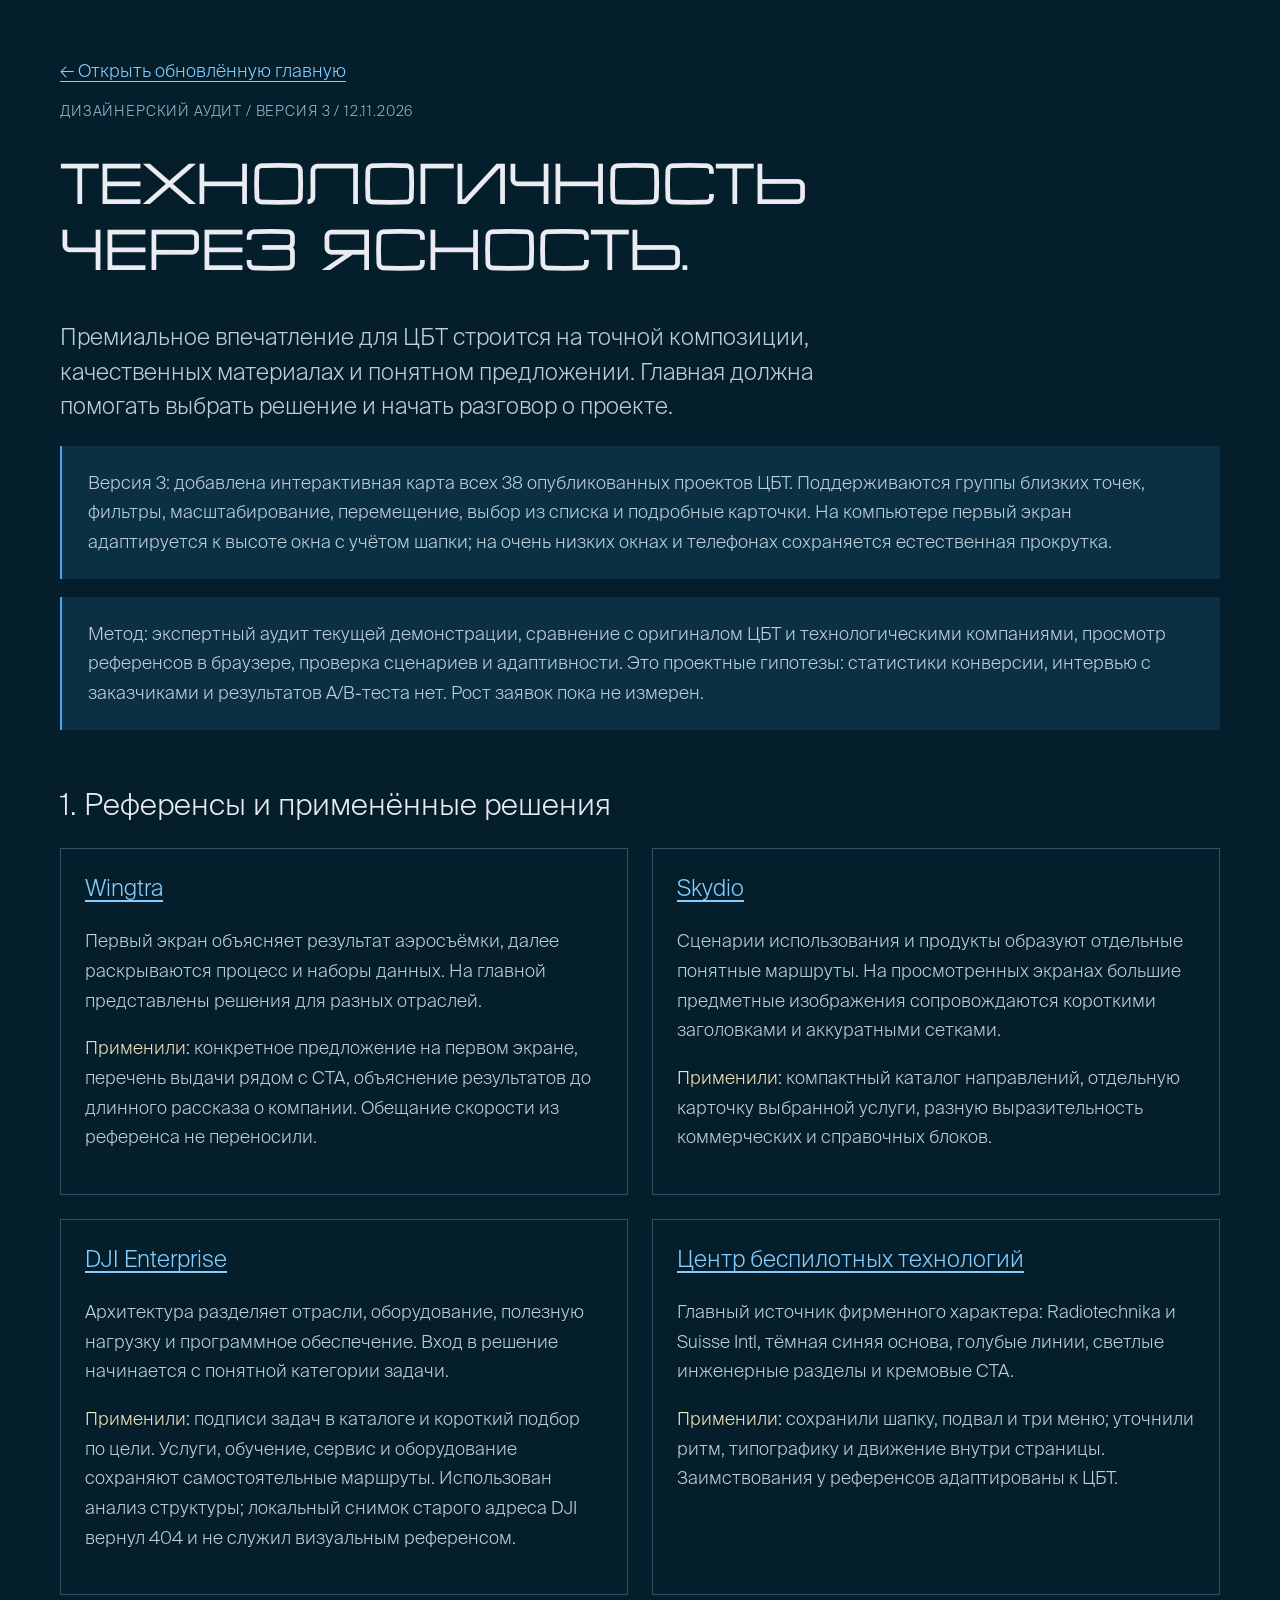
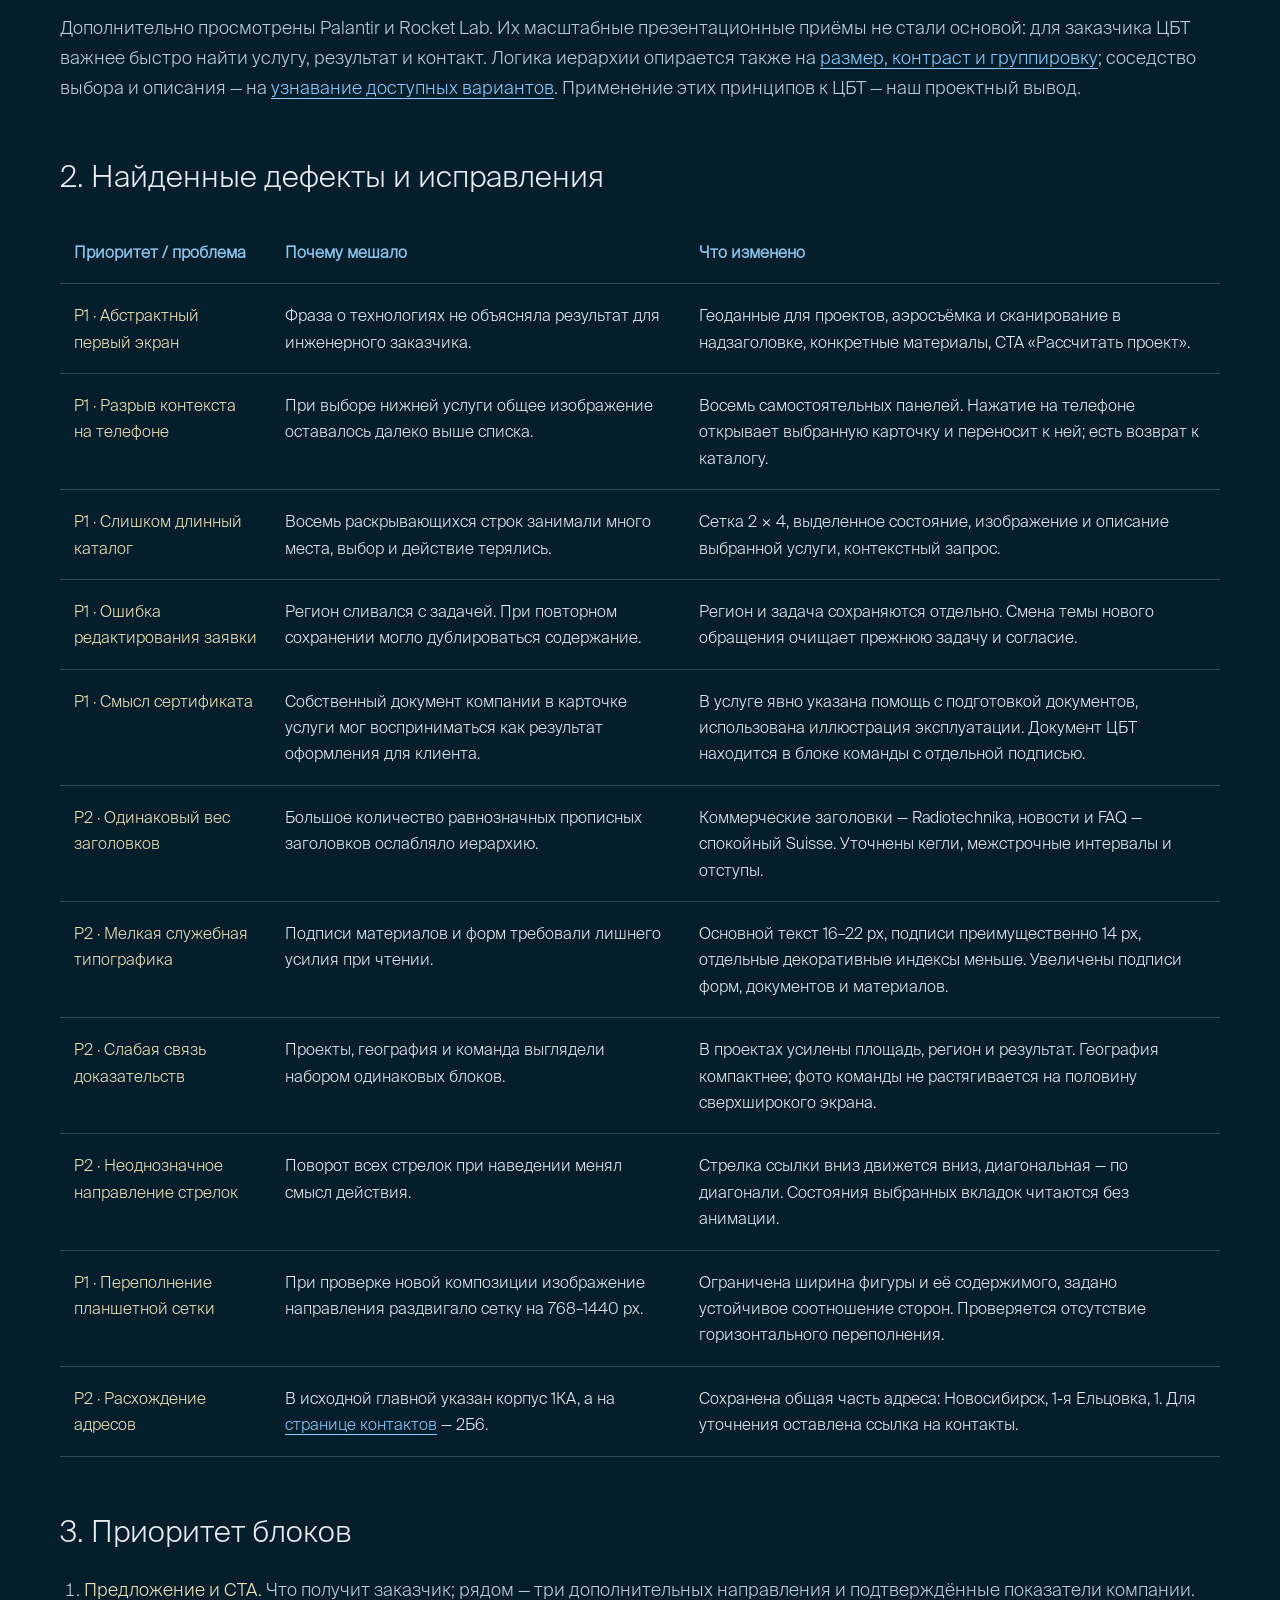
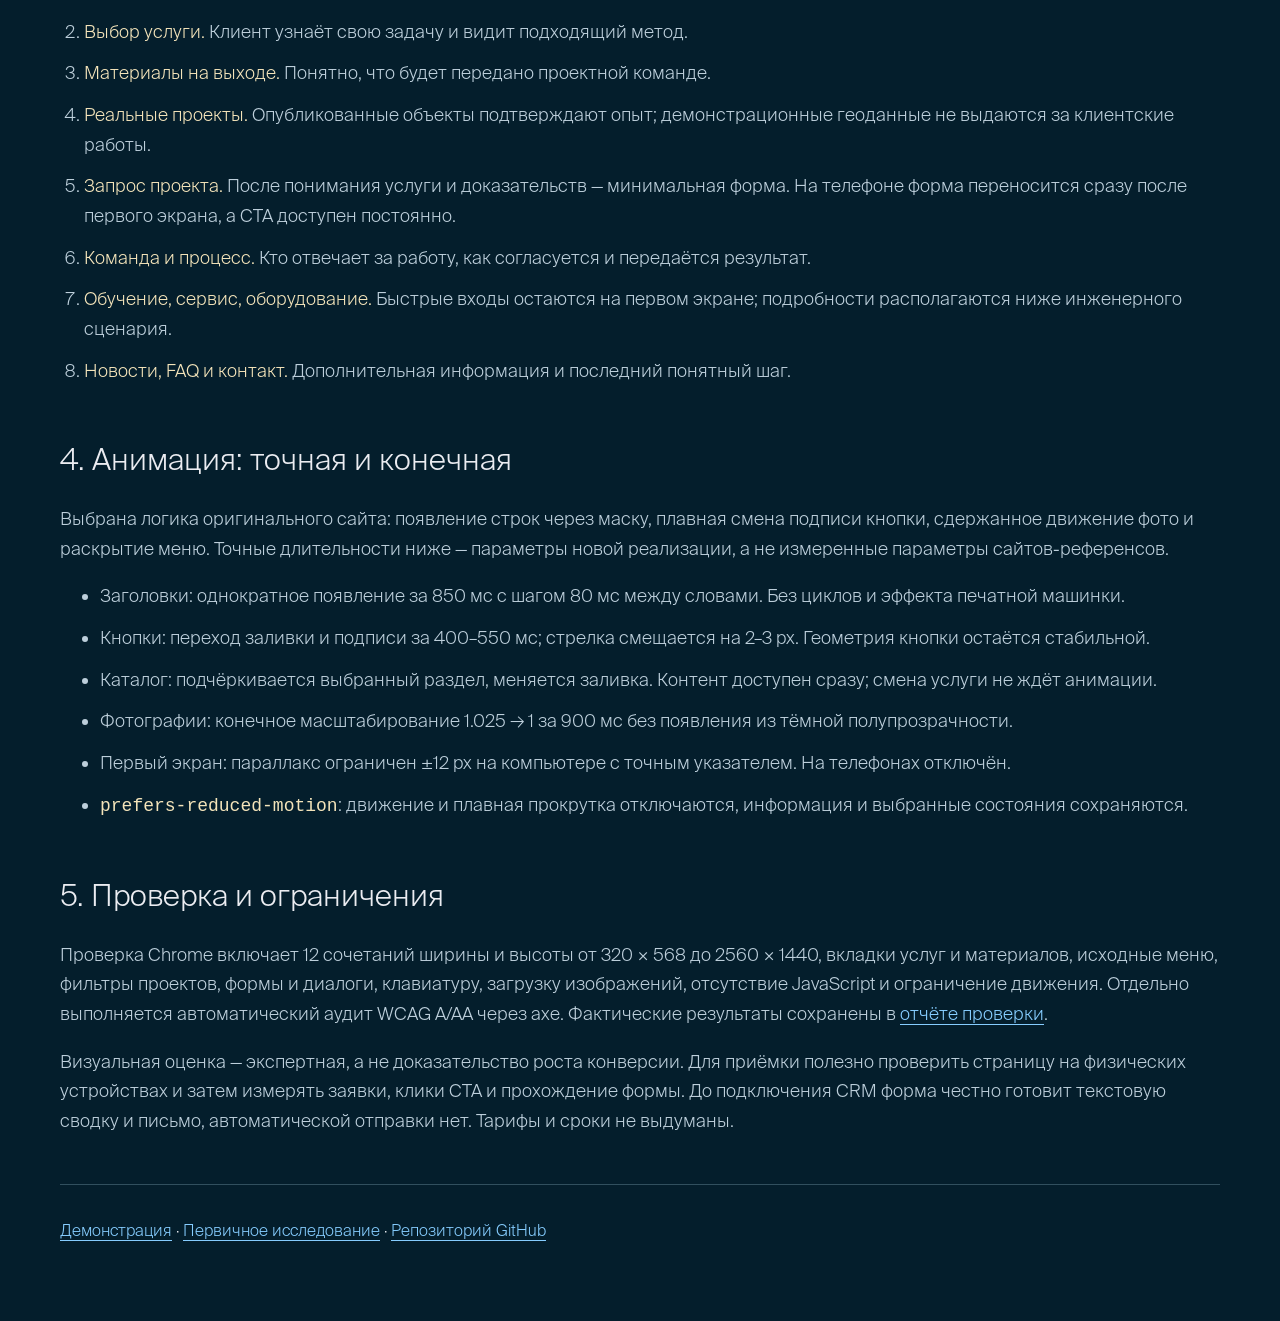
<file: design-audit.html>
<!DOCTYPE html>

<html lang="ru"><head><meta charset="utf-8"/><meta content="width=device-width,initial-scale=1" name="viewport"/><meta content="noindex,nofollow" name="robots"/><title>ЦБТ — дизайнерский аудит и решения</title><link href="assets/favicon.svg" rel="icon"/><style>
@font-face{font-family:Suisse;src:url('assets/SuisseIntl.woff2')}@font-face{font-family:Radio;src:url('assets/Radiotechnika.woff2')}*{box-sizing:border-box}body{margin:0;background:#041e2c;color:#ebecf1;font:18px/1.65 Suisse,Arial,sans-serif}main{width:min(1160px,calc(100% - 40px));margin:auto;padding:56px 0 80px}h1{font:clamp(30px,4.5vw,64px)/1.15 Radio,Arial,sans-serif;letter-spacing:-.035em;margin:32px 0}h2{font-size:30px;line-height:1.25;margin-top:56px;font-weight:400}h3{font-size:23px;line-height:1.3;font-weight:400}p,li{color:#bdcfdb}a{color:#86cdff;text-underline-offset:4px}strong{color:#f4e4ba;font-weight:400}.tag{font-size:14px;color:#9eb9ca;letter-spacing:.06em}.lead{font-size:23px;max-width:37em;line-height:1.5}.note{padding:22px 26px;background:#0c3043;border-left:2px solid #4ba5ec}.cards{display:grid;grid-template-columns:1fr 1fr;gap:24px}.card{padding:24px;border:1px solid #799bae66}.card h3{margin-top:0}.table{overflow:auto}table{border-collapse:collapse;width:100%;font-size:16px}th,td{text-align:left;vertical-align:top;border-bottom:1px solid #62829677;padding:18px 14px}th{color:#88c5ed}td:first-child{min-width:150px;color:#f4e4ba}td{min-width:210px}ol{padding-left:24px}li{margin-block:12px}code{color:#f4e4ba}footer{padding-top:32px;margin-top:48px;border-top:1px solid #779aaa66;font-size:16px}@media(max-width:680px){h1{font-size:clamp(22px,6vw,30px)}code{overflow-wrap:anywhere}.card{min-width:0}body{font-size:17px}.cards{grid-template-columns:1fr}.lead{font-size:20px}h2{font-size:27px}main{padding-top:30px}}
</style></head><body><main>
<a href="./">← Открыть обновлённую главную</a>
<p class="tag">ДИЗАЙНЕРСКИЙ АУДИТ / ВЕРСИЯ 3 / 12.11.2026</p>
<h1>Технологичность<br/>через ясность.</h1>
<p class="lead">Премиальное впечатление для ЦБТ строится на точной композиции, качественных материалах и понятном предложении. Главная должна помогать выбрать решение и начать разговор о проекте.</p><p class="note">Версия 3: добавлена интерактивная карта всех 38 опубликованных проектов ЦБТ. Поддерживаются группы близких точек, фильтры, масштабирование, перемещение, выбор из списка и подробные карточки. На компьютере первый экран адаптируется к высоте окна с учётом шапки; на очень низких окнах и телефонах сохраняется естественная прокрутка.</p>
<p class="note">Метод: экспертный аудит текущей демонстрации, сравнение с оригиналом ЦБТ и технологическими компаниями, просмотр референсов в браузере, проверка сценариев и адаптивности. Это проектные гипотезы: статистики конверсии, интервью с заказчиками и результатов A/B-теста нет. Рост заявок пока не измерен.</p>
<h2>1. Референсы и применённые решения</h2>
<div class="cards">
<article class="card"><h3><a href="https://wingtra.com/">Wingtra</a></h3><p>Первый экран объясняет результат аэросъёмки, далее раскрываются процесс и наборы данных. На главной представлены решения для разных отраслей.</p><p><strong>Применили:</strong> конкретное предложение на первом экране, перечень выдачи рядом с CTA, объяснение результатов до длинного рассказа о компании. Обещание скорости из референса не переносили.</p></article>
<article class="card"><h3><a href="https://www.skydio.com/">Skydio</a></h3><p>Сценарии использования и продукты образуют отдельные понятные маршруты. На просмотренных экранах большие предметные изображения сопровождаются короткими заголовками и аккуратными сетками.</p><p><strong>Применили:</strong> компактный каталог направлений, отдельную карточку выбранной услуги, разную выразительность коммерческих и справочных блоков.</p></article>
<article class="card"><h3><a href="https://enterprise.dji.com/">DJI Enterprise</a></h3><p>Архитектура разделяет отрасли, оборудование, полезную нагрузку и программное обеспечение. Вход в решение начинается с понятной категории задачи.</p><p><strong>Применили:</strong> подписи задач в каталоге и короткий подбор по цели. Услуги, обучение, сервис и оборудование сохраняют самостоятельные маршруты. Использован анализ структуры; локальный снимок старого адреса DJI вернул 404 и не служил визуальным референсом.</p></article>
<article class="card"><h3><a href="https://uavcenter.ru/">Центр беспилотных технологий</a></h3><p>Главный источник фирменного характера: Radiotechnika и Suisse Intl, тёмная синяя основа, голубые линии, светлые инженерные разделы и кремовые CTA.</p><p><strong>Применили:</strong> сохранили шапку, подвал и три меню; уточнили ритм, типографику и движение внутри страницы. Заимствования у референсов адаптированы к ЦБТ.</p></article>
</div>
<p>Дополнительно просмотрены Palantir и Rocket Lab. Их масштабные презентационные приёмы не стали основой: для заказчика ЦБТ важнее быстро найти услугу, результат и контакт. Логика иерархии опирается также на <a href="https://www.nngroup.com/articles/visual-hierarchy-ux-definition/">размер, контраст и группировку</a>; соседство выбора и описания — на <a href="https://www.nngroup.com/articles/recognition-and-recall/">узнавание доступных вариантов</a>. Применение этих принципов к ЦБТ — наш проектный вывод.</p>
<h2>2. Найденные дефекты и исправления</h2>
<div class="table"><table><thead><tr><th>Приоритет / проблема</th><th>Почему мешало</th><th>Что изменено</th></tr></thead><tbody>
<tr><td>P1 · Абстрактный первый экран</td><td>Фраза о технологиях не объясняла результат для инженерного заказчика.</td><td>Геоданные для проектов, аэросъёмка и сканирование в надзаголовке, конкретные материалы, CTA «Рассчитать проект».</td></tr>
<tr><td>P1 · Разрыв контекста на телефоне</td><td>При выборе нижней услуги общее изображение оставалось далеко выше списка.</td><td>Восемь самостоятельных панелей. Нажатие на телефоне открывает выбранную карточку и переносит к ней; есть возврат к каталогу.</td></tr>
<tr><td>P1 · Слишком длинный каталог</td><td>Восемь раскрывающихся строк занимали много места, выбор и действие терялись.</td><td>Сетка 2 × 4, выделенное состояние, изображение и описание выбранной услуги, контекстный запрос.</td></tr>
<tr><td>P1 · Ошибка редактирования заявки</td><td>Регион сливался с задачей. При повторном сохранении могло дублироваться содержание.</td><td>Регион и задача сохраняются отдельно. Смена темы нового обращения очищает прежнюю задачу и согласие.</td></tr>
<tr><td>P1 · Смысл сертификата</td><td>Собственный документ компании в карточке услуги мог восприниматься как результат оформления для клиента.</td><td>В услуге явно указана помощь с подготовкой документов, использована иллюстрация эксплуатации. Документ ЦБТ находится в блоке команды с отдельной подписью.</td></tr>
<tr><td>P2 · Одинаковый вес заголовков</td><td>Большое количество равнозначных прописных заголовков ослабляло иерархию.</td><td>Коммерческие заголовки — Radiotechnika, новости и FAQ — спокойный Suisse. Уточнены кегли, межстрочные интервалы и отступы.</td></tr>
<tr><td>P2 · Мелкая служебная типографика</td><td>Подписи материалов и форм требовали лишнего усилия при чтении.</td><td>Основной текст 16–22 px, подписи преимущественно 14 px, отдельные декоративные индексы меньше. Увеличены подписи форм, документов и материалов.</td></tr>
<tr><td>P2 · Слабая связь доказательств</td><td>Проекты, география и команда выглядели набором одинаковых блоков.</td><td>В проектах усилены площадь, регион и результат. География компактнее; фото команды не растягивается на половину сверхширокого экрана.</td></tr>
<tr><td>P2 · Неоднозначное направление стрелок</td><td>Поворот всех стрелок при наведении менял смысл действия.</td><td>Стрелка ссылки вниз движется вниз, диагональная — по диагонали. Состояния выбранных вкладок читаются без анимации.</td></tr>
<tr><td>P1 · Переполнение планшетной сетки</td><td>При проверке новой композиции изображение направления раздвигало сетку на 768–1440 px.</td><td>Ограничена ширина фигуры и её содержимого, задано устойчивое соотношение сторон. Проверяется отсутствие горизонтального переполнения.</td></tr>
<tr><td>P2 · Расхождение адресов</td><td>В исходной главной указан корпус 1КА, а на <a href="https://uavcenter.ru/contacts/">странице контактов</a> — 2Б6.</td><td>Сохранена общая часть адреса: Новосибирск, 1-я Ельцовка, 1. Для уточнения оставлена ссылка на контакты.</td></tr></tbody></table></div>
<h2>3. Приоритет блоков</h2>
<ol>
<li><strong>Предложение и CTA.</strong> Что получит заказчик; рядом — три дополнительных направления и подтверждённые показатели компании.</li>
<li><strong>Выбор услуги.</strong> Клиент узнаёт свою задачу и видит подходящий метод.</li>
<li><strong>Материалы на выходе.</strong> Понятно, что будет передано проектной команде.</li>
<li><strong>Реальные проекты.</strong> Опубликованные объекты подтверждают опыт; демонстрационные геоданные не выдаются за клиентские работы.</li>
<li><strong>Запрос проекта.</strong> После понимания услуги и доказательств — минимальная форма. На телефоне форма переносится сразу после первого экрана, а CTA доступен постоянно.</li>
<li><strong>Команда и процесс.</strong> Кто отвечает за работу, как согласуется и передаётся результат.</li>
<li><strong>Обучение, сервис, оборудование.</strong> Быстрые входы остаются на первом экране; подробности располагаются ниже инженерного сценария.</li>
<li><strong>Новости, FAQ и контакт.</strong> Дополнительная информация и последний понятный шаг.</li>
</ol>
<h2>4. Анимация: точная и конечная</h2>
<p>Выбрана логика оригинального сайта: появление строк через маску, плавная смена подписи кнопки, сдержанное движение фото и раскрытие меню. Точные длительности ниже — параметры новой реализации, а не измеренные параметры сайтов-референсов.</p>
<ul>
<li>Заголовки: однократное появление за 850 мс с шагом 80 мс между словами. Без циклов и эффекта печатной машинки.</li>
<li>Кнопки: переход заливки и подписи за 400–550 мс; стрелка смещается на 2–3 px. Геометрия кнопки остаётся стабильной.</li>
<li>Каталог: подчёркивается выбранный раздел, меняется заливка. Контент доступен сразу; смена услуги не ждёт анимации.</li>
<li>Фотографии: конечное масштабирование 1.025 → 1 за 900 мс без появления из тёмной полупрозрачности.</li>
<li>Первый экран: параллакс ограничен ±12 px на компьютере с точным указателем. На телефонах отключён.</li>
<li><code>prefers-reduced-motion</code>: движение и плавная прокрутка отключаются, информация и выбранные состояния сохраняются.</li>
</ul>
<h2>5. Проверка и ограничения</h2>
<p>Проверка Chrome включает 12 сочетаний ширины и высоты от 320 × 568 до 2560 × 1440, вкладки услуг и материалов, исходные меню, фильтры проектов, формы и диалоги, клавиатуру, загрузку изображений, отсутствие JavaScript и ограничение движения. Отдельно выполняется автоматический аудит WCAG A/AA через axe. Фактические результаты сохранены в <a href="verification.json">отчёте проверки</a>.</p>
<p>Визуальная оценка — экспертная, а не доказательство роста конверсии. Для приёмки полезно проверить страницу на физических устройствах и затем измерять заявки, клики CTA и прохождение формы. До подключения CRM форма честно готовит текстовую сводку и письмо, автоматической отправки нет. Тарифы и сроки не выдуманы.</p>
<footer><a href="./">Демонстрация</a> · <a href="research.html">Первичное исследование</a> · <a href="https://github.com/Moriarty32/uavcenter-glavnay">Репозиторий GitHub</a></footer>
</main></body></html>
</file>
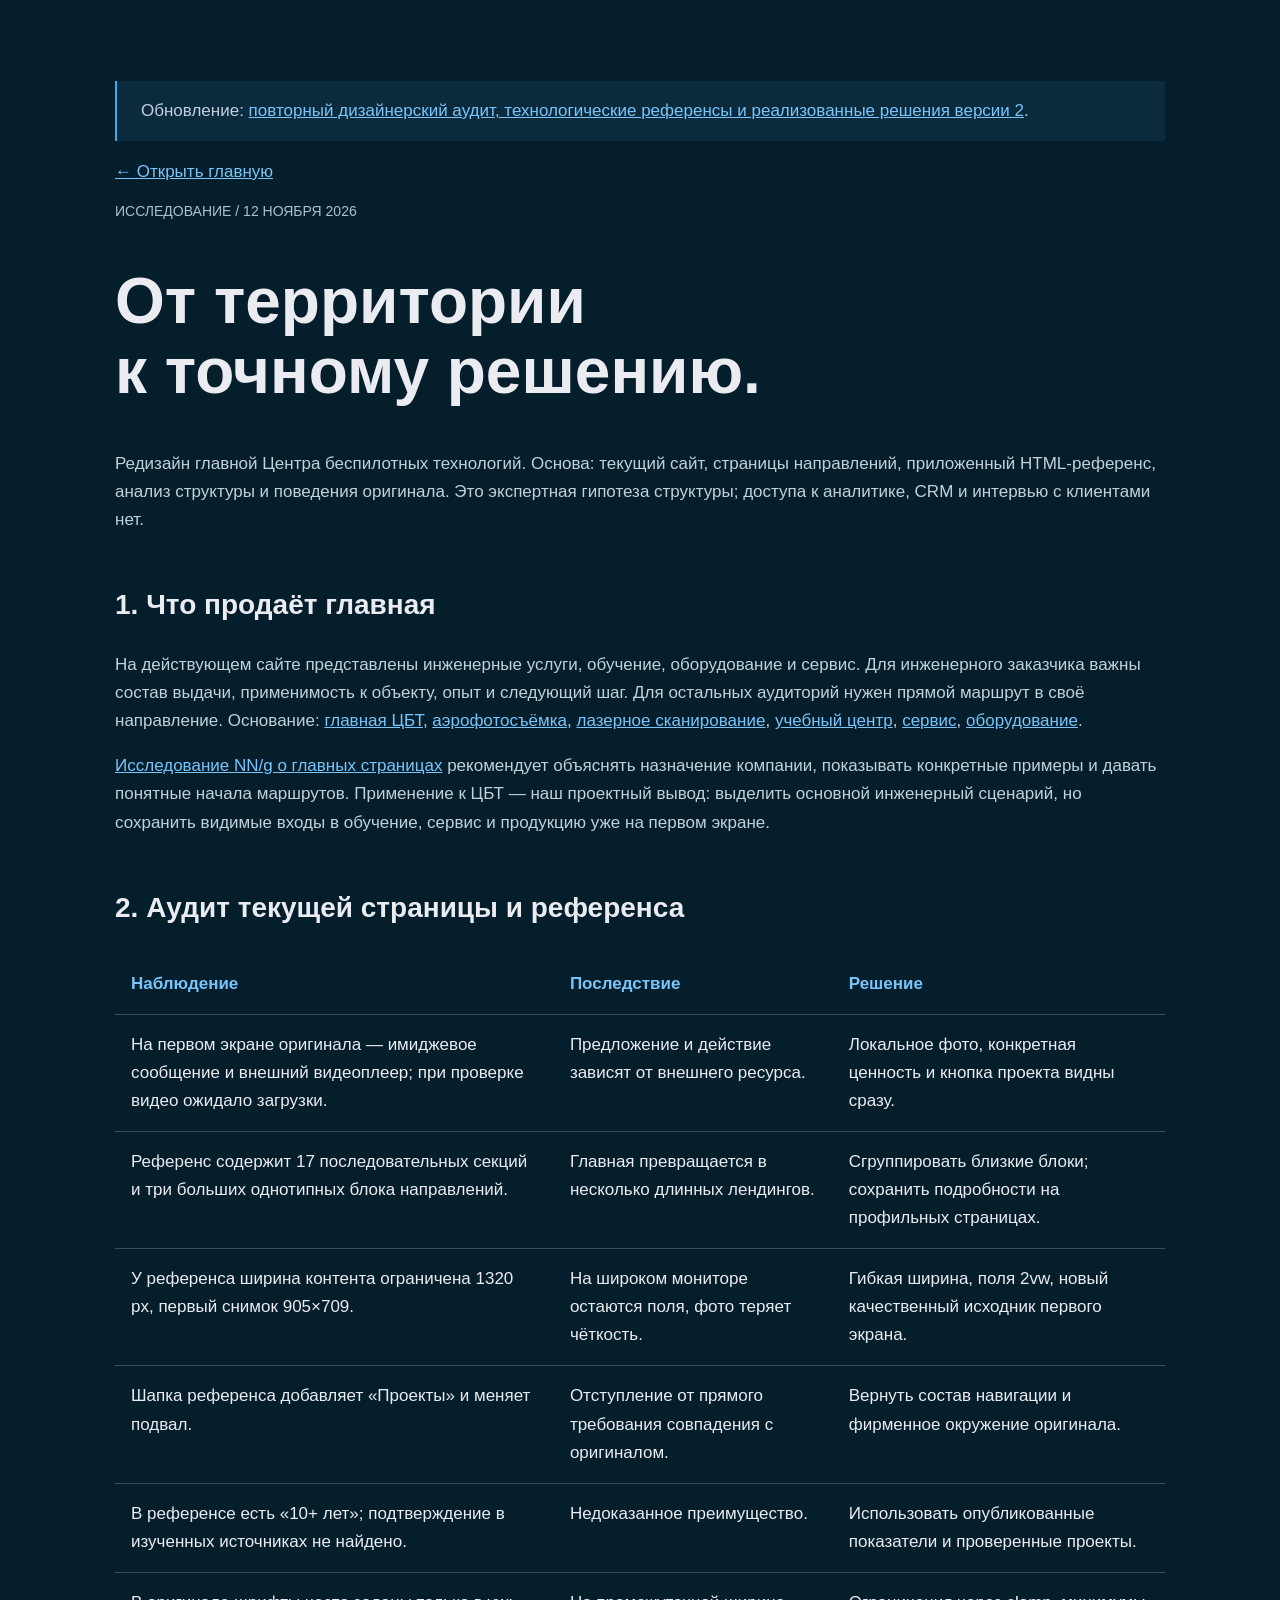
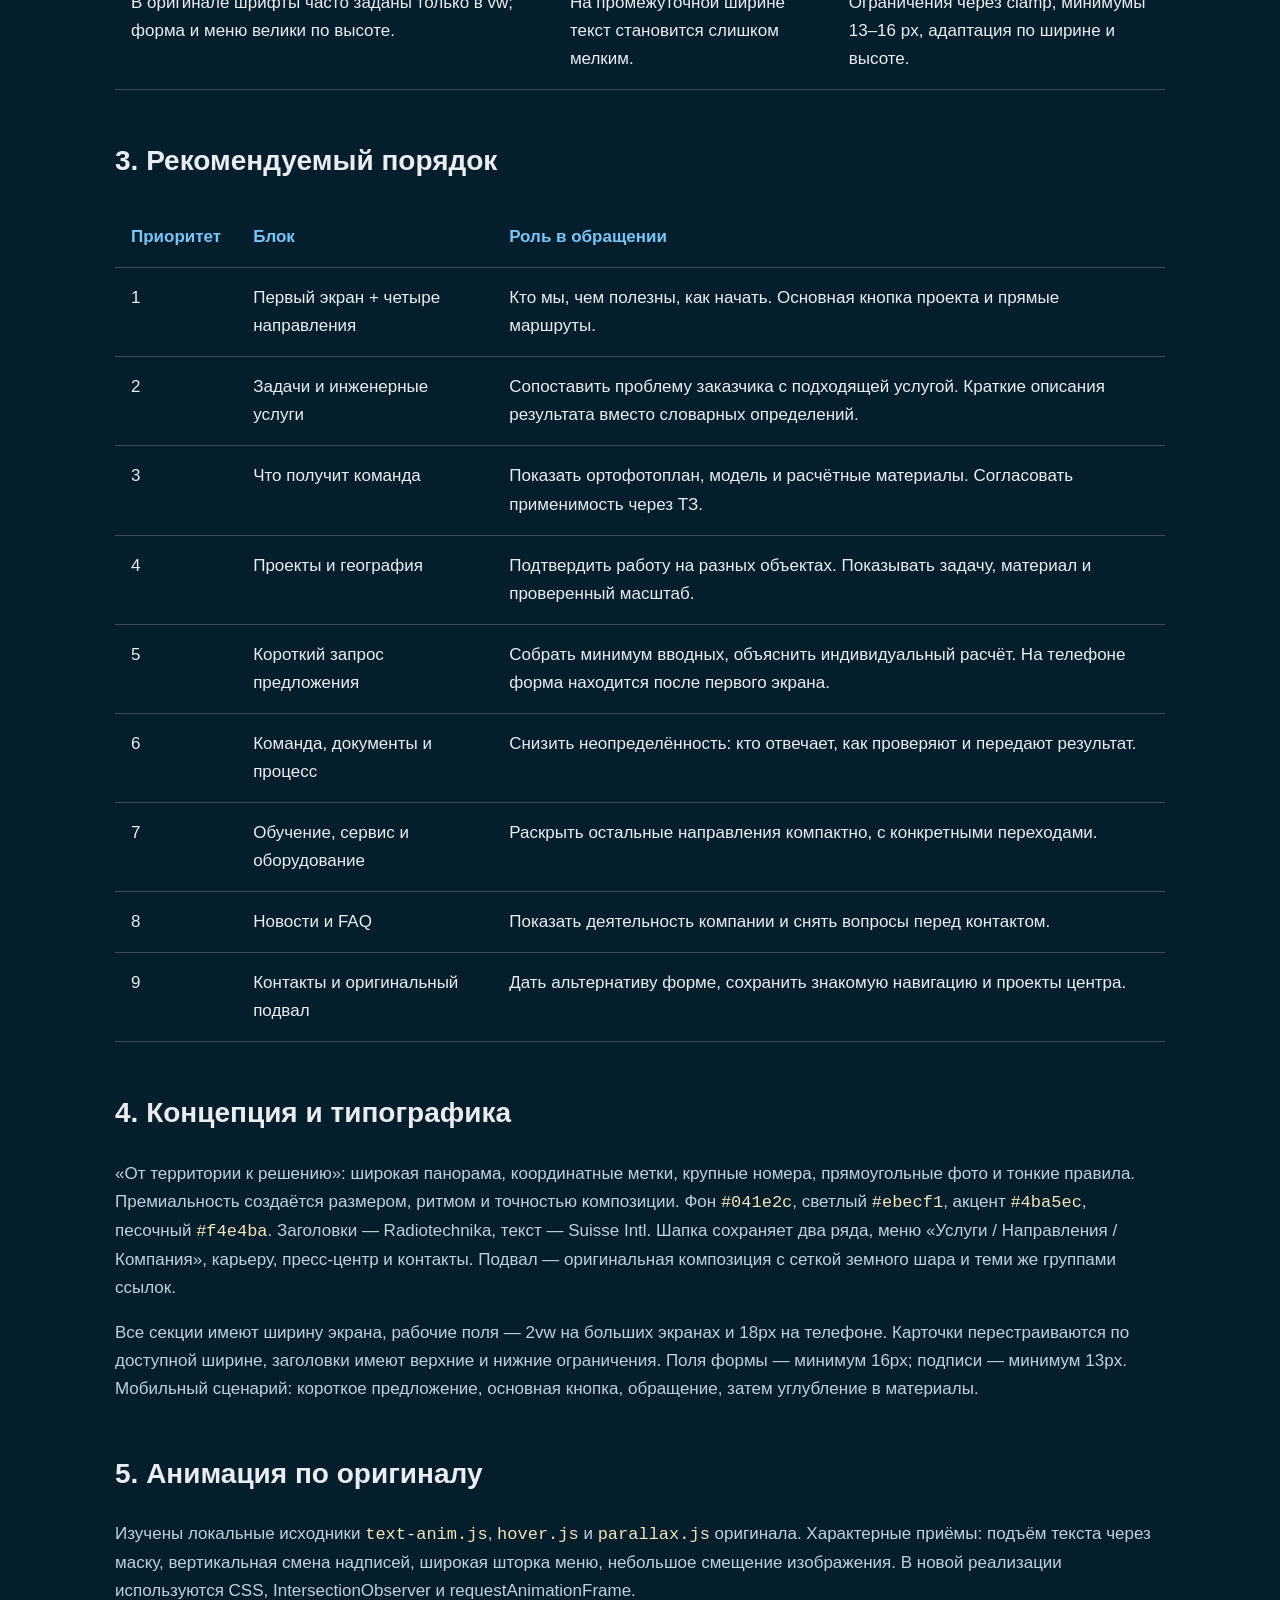
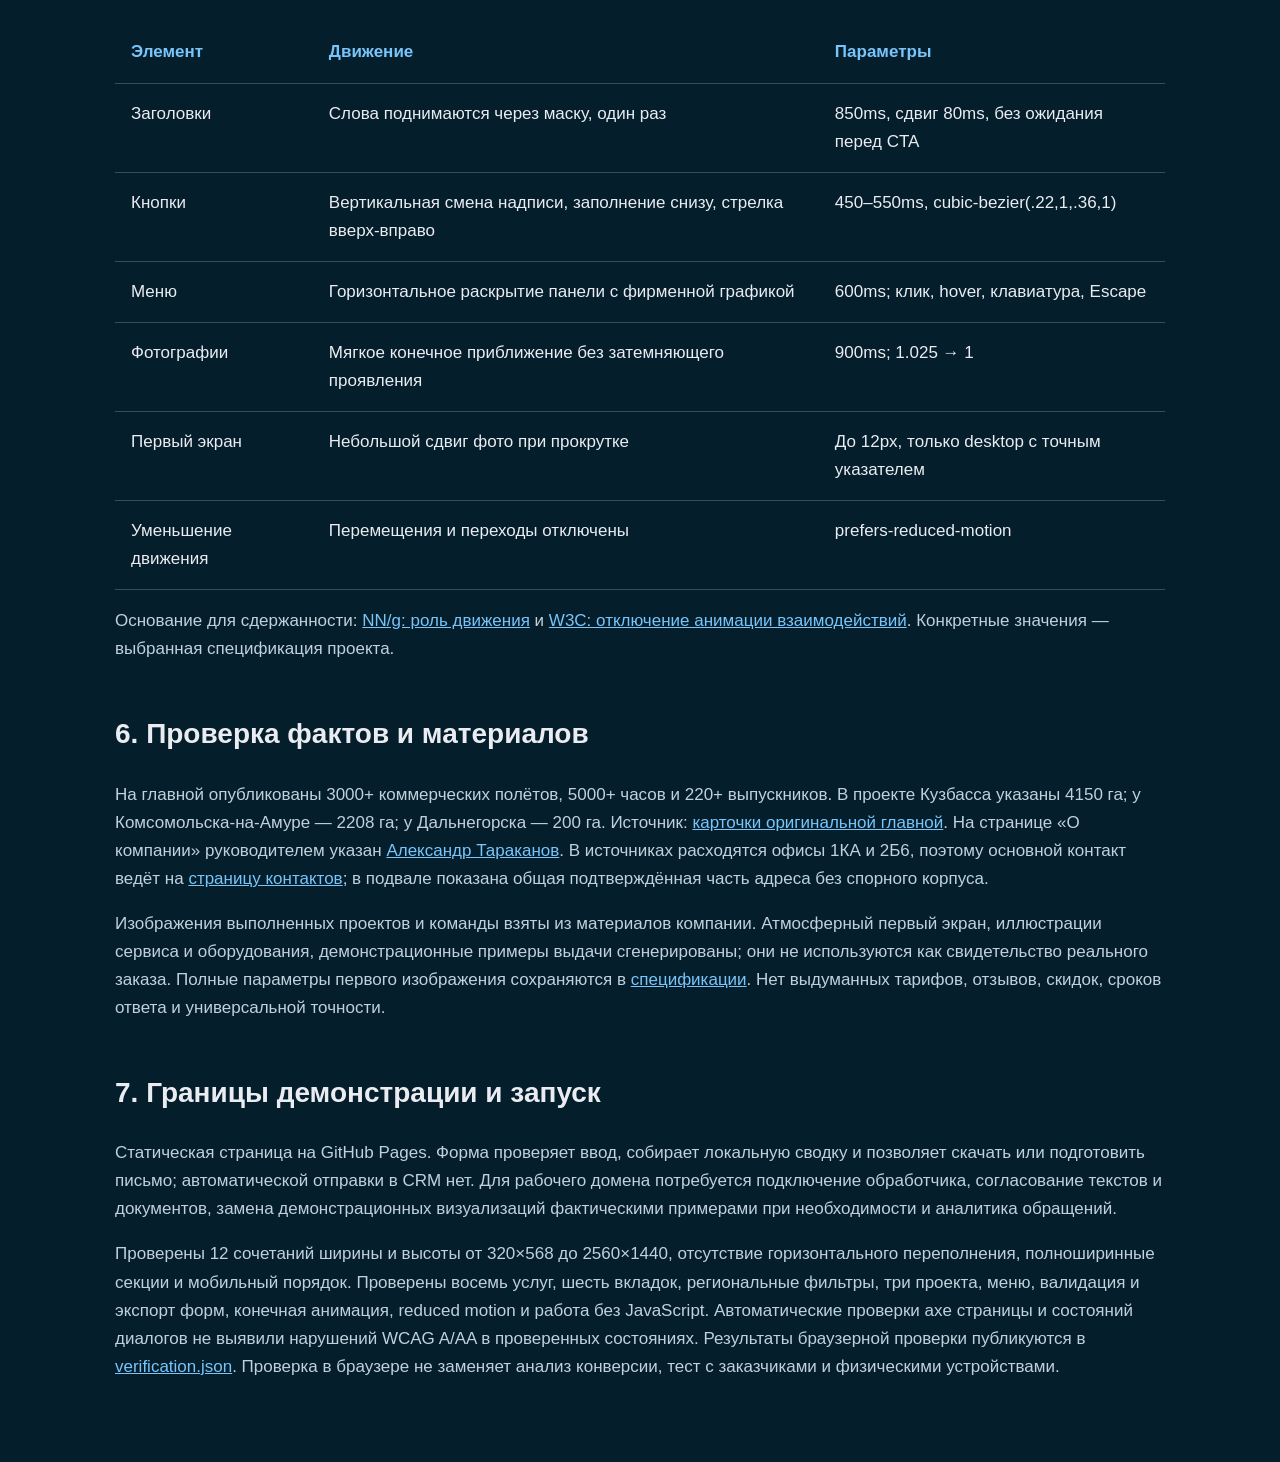
<file: research.html>
<!DOCTYPE html>
<html lang="ru"><head><meta charset="utf-8"/><meta content="width=device-width,initial-scale=1" name="viewport"/><meta content="noindex,nofollow" name="robots"/><title>Главная ЦБТ — исследование и концепция</title><style>body{margin:0;background:#041e2c;color:#ebecf1;font:17px/1.65 Arial,sans-serif}main{max-width:1050px;margin:auto;padding:64px 24px}h1{font-size:clamp(32px,5vw,64px);line-height:1.1}h2{margin-top:48px;font-size:28px}h3{margin-top:28px}a{color:#79c5fa}p,li{color:#c1d1dc}table{width:100%;border-collapse:collapse}th,td{text-align:left;padding:16px;border-bottom:1px solid #ffffff35;vertical-align:top}th{color:#79c5fa}strong{color:#fff}.table{overflow:auto}.tag{color:#a9c0d0;font-size:14px}.note{border-left:2px solid #4ba5ec;padding:16px 24px;background:#0b2b3d}code{color:#f4e4ba}</style></head><body><main>
<p class="note">Обновление: <a href="design-audit.html">повторный дизайнерский аудит, технологические референсы и реализованные решения версии 2</a>.</p><a href="./">← Открыть главную</a><p class="tag">ИССЛЕДОВАНИЕ / 12 НОЯБРЯ 2026</p><h1>От территории<br/>к точному решению.</h1><p>Редизайн главной Центра беспилотных технологий. Основа: текущий сайт, страницы направлений, приложенный HTML-референс, анализ структуры и поведения оригинала. Это экспертная гипотеза структуры; доступа к аналитике, CRM и интервью с клиентами нет.</p>
<h2>1. Что продаёт главная</h2><p>На действующем сайте представлены инженерные услуги, обучение, оборудование и сервис. Для инженерного заказчика важны состав выдачи, применимость к объекту, опыт и следующий шаг. Для остальных аудиторий нужен прямой маршрут в своё направление. Основание: <a href="https://uavcenter.ru/">главная ЦБТ</a>, <a href="https://uavcenter.ru/aerofotosemka/">аэрофотосъёмка</a>, <a href="https://uavcenter.ru/vozdushnoe-lazernoe-skanirovanie/">лазерное сканирование</a>, <a href="https://uavcenter.ru/uchebnyj-centr-bpla/">учебный центр</a>, <a href="https://uavcenter.ru/remont-kvadrokopterov-bpla/">сервис</a>, <a href="https://uavcenter.ru/promyshlennye-drony-bpla/">оборудование</a>.</p>
<p><a href="https://www.nngroup.com/articles/homepage-design-principles/">Исследование NN/g о главных страницах</a> рекомендует объяснять назначение компании, показывать конкретные примеры и давать понятные начала маршрутов. Применение к ЦБТ — наш проектный вывод: выделить основной инженерный сценарий, но сохранить видимые входы в обучение, сервис и продукцию уже на первом экране.</p>
<h2>2. Аудит текущей страницы и референса</h2><div class="table"><table><tr><th>Наблюдение</th><th>Последствие</th><th>Решение</th></tr><tr><td>На первом экране оригинала — имиджевое сообщение и внешний видеоплеер; при проверке видео ожидало загрузки.</td><td>Предложение и действие зависят от внешнего ресурса.</td><td>Локальное фото, конкретная ценность и кнопка проекта видны сразу.</td></tr><tr><td>Референс содержит 17 последовательных секций и три больших однотипных блока направлений.</td><td>Главная превращается в несколько длинных лендингов.</td><td>Сгруппировать близкие блоки; сохранить подробности на профильных страницах.</td></tr><tr><td>У референса ширина контента ограничена 1320 px, первый снимок 905×709.</td><td>На широком мониторе остаются поля, фото теряет чёткость.</td><td>Гибкая ширина, поля 2vw, новый качественный исходник первого экрана.</td></tr><tr><td>Шапка референса добавляет «Проекты» и меняет подвал.</td><td>Отступление от прямого требования совпадения с оригиналом.</td><td>Вернуть состав навигации и фирменное окружение оригинала.</td></tr><tr><td>В референсе есть «10+ лет»; подтверждение в изученных источниках не найдено.</td><td>Недоказанное преимущество.</td><td>Использовать опубликованные показатели и проверенные проекты.</td></tr><tr><td>В оригинале шрифты часто заданы только в vw; форма и меню велики по высоте.</td><td>На промежуточной ширине текст становится слишком мелким.</td><td>Ограничения через clamp, минимумы 13–16 px, адаптация по ширине и высоте.</td></tr></table></div>
<h2>3. Рекомендуемый порядок</h2><div class="table"><table><tr><th>Приоритет</th><th>Блок</th><th>Роль в обращении</th></tr><tr><td>1</td><td>Первый экран + четыре направления</td><td>Кто мы, чем полезны, как начать. Основная кнопка проекта и прямые маршруты.</td></tr><tr><td>2</td><td>Задачи и инженерные услуги</td><td>Сопоставить проблему заказчика с подходящей услугой. Краткие описания результата вместо словарных определений.</td></tr><tr><td>3</td><td>Что получит команда</td><td>Показать ортофотоплан, модель и расчётные материалы. Согласовать применимость через ТЗ.</td></tr><tr><td>4</td><td>Проекты и география</td><td>Подтвердить работу на разных объектах. Показывать задачу, материал и проверенный масштаб.</td></tr><tr><td>5</td><td>Короткий запрос предложения</td><td>Собрать минимум вводных, объяснить индивидуальный расчёт. На телефоне форма находится после первого экрана.</td></tr><tr><td>6</td><td>Команда, документы и процесс</td><td>Снизить неопределённость: кто отвечает, как проверяют и передают результат.</td></tr><tr><td>7</td><td>Обучение, сервис и оборудование</td><td>Раскрыть остальные направления компактно, с конкретными переходами.</td></tr><tr><td>8</td><td>Новости и FAQ</td><td>Показать деятельность компании и снять вопросы перед контактом.</td></tr><tr><td>9</td><td>Контакты и оригинальный подвал</td><td>Дать альтернативу форме, сохранить знакомую навигацию и проекты центра.</td></tr></table></div>
<h2>4. Концепция и типографика</h2><p>«От территории к решению»: широкая панорама, координатные метки, крупные номера, прямоугольные фото и тонкие правила. Премиальность создаётся размером, ритмом и точностью композиции. Фон <code>#041e2c</code>, светлый <code>#ebecf1</code>, акцент <code>#4ba5ec</code>, песочный <code>#f4e4ba</code>. Заголовки — Radiotechnika, текст — Suisse Intl. Шапка сохраняет два ряда, меню «Услуги / Направления / Компания», карьеру, пресс-центр и контакты. Подвал — оригинальная композиция с сеткой земного шара и теми же группами ссылок.</p>
<p>Все секции имеют ширину экрана, рабочие поля — 2vw на больших экранах и 18px на телефоне. Карточки перестраиваются по доступной ширине, заголовки имеют верхние и нижние ограничения. Поля формы — минимум 16px; подписи — минимум 13px. Мобильный сценарий: короткое предложение, основная кнопка, обращение, затем углубление в материалы.</p>
<h2>5. Анимация по оригиналу</h2><p>Изучены локальные исходники <code>text-anim.js</code>, <code>hover.js</code> и <code>parallax.js</code> оригинала. Характерные приёмы: подъём текста через маску, вертикальная смена надписей, широкая шторка меню, небольшое смещение изображения. В новой реализации используются CSS, IntersectionObserver и requestAnimationFrame.</p><div class="table"><table><tr><th>Элемент</th><th>Движение</th><th>Параметры</th></tr><tr><td>Заголовки</td><td>Слова поднимаются через маску, один раз</td><td>850ms, сдвиг 80ms, без ожидания перед CTA</td></tr><tr><td>Кнопки</td><td>Вертикальная смена надписи, заполнение снизу, стрелка вверх-вправо</td><td>450–550ms, cubic-bezier(.22,1,.36,1)</td></tr><tr><td>Меню</td><td>Горизонтальное раскрытие панели с фирменной графикой</td><td>600ms; клик, hover, клавиатура, Escape</td></tr><tr><td>Фотографии</td><td>Мягкое конечное приближение без затемняющего проявления</td><td>900ms; 1.025 → 1</td></tr><tr><td>Первый экран</td><td>Небольшой сдвиг фото при прокрутке</td><td>До 12px, только desktop с точным указателем</td></tr><tr><td>Уменьшение движения</td><td>Перемещения и переходы отключены</td><td>prefers-reduced-motion</td></tr></table></div><p>Основание для сдержанности: <a href="https://www.nngroup.com/articles/animation-purpose-ux/">NN/g: роль движения</a> и <a href="https://www.w3.org/WAI/WCAG22/Understanding/animation-from-interactions.html">W3C: отключение анимации взаимодействий</a>. Конкретные значения — выбранная спецификация проекта.</p>
<h2>6. Проверка фактов и материалов</h2><p>На главной опубликованы 3000+ коммерческих полётов, 5000+ часов и 220+ выпускников. В проекте Кузбасса указаны 4150 га; у Комсомольска-на-Амуре — 2208 га; у Дальнегорска — 200 га. Источник: <a href="https://uavcenter.ru/">карточки оригинальной главной</a>. На странице «О компании» руководителем указан <a href="https://uavcenter.ru/about/">Александр Тараканов</a>. В источниках расходятся офисы 1КА и 2Б6, поэтому основной контакт ведёт на <a href="https://uavcenter.ru/contacts/">страницу контактов</a>; в подвале показана общая подтверждённая часть адреса без спорного корпуса.</p>
<p>Изображения выполненных проектов и команды взяты из материалов компании. Атмосферный первый экран, иллюстрации сервиса и оборудования, демонстрационные примеры выдачи сгенерированы; они не используются как свидетельство реального заказа. Полные параметры первого изображения сохраняются в <a href="image-generation.txt">спецификации</a>. Нет выдуманных тарифов, отзывов, скидок, сроков ответа и универсальной точности.</p>
<h2>7. Границы демонстрации и запуск</h2><p>Статическая страница на GitHub Pages. Форма проверяет ввод, собирает локальную сводку и позволяет скачать или подготовить письмо; автоматической отправки в CRM нет. Для рабочего домена потребуется подключение обработчика, согласование текстов и документов, замена демонстрационных визуализаций фактическими примерами при необходимости и аналитика обращений.</p><p>Проверены 12 сочетаний ширины и высоты от 320×568 до 2560×1440, отсутствие горизонтального переполнения, полноширинные секции и мобильный порядок. Проверены восемь услуг, шесть вкладок, региональные фильтры, три проекта, меню, валидация и экспорт форм, конечная анимация, reduced motion и работа без JavaScript. Автоматические проверки axe страницы и состояний диалогов не выявили нарушений WCAG A/AA в проверенных состояниях. Результаты браузерной проверки публикуются в <a href="verification.json">verification.json</a>. Проверка в браузере не заменяет анализ конверсии, тест с заказчиками и физическими устройствами.</p>
</main></body></html>
</file>
<file: styles.css>
@font-face{font-family:Suisse;src:url('assets/SuisseIntl.woff2') format('woff2');font-weight:300 600;font-display:swap}
@font-face{font-family:Radio;src:url('assets/Radiotechnika.woff2') format('woff2');font-weight:400;font-display:swap}
:root{--bg:#041e2c;--panel:#092a3c;--light:#ebecf1;--muted:#b1c6d3;--blue:#4ba5ec;--cream:#f4e4ba;--line:#d8e6f13b;--gutter:2vw;--ease:cubic-bezier(.22,1,.36,1);--body:clamp(16px,1.05vw,22px);--small:clamp(13px,.85vw,17px)}
*{box-sizing:border-box}html{scroll-behavior:smooth;scroll-padding-top:28px}body{margin:0;background:var(--bg);color:var(--light);font:400 var(--body)/1.5 Suisse,Arial,sans-serif;-webkit-font-smoothing:antialiased}body.menu-open,body.dialog-open{overflow:hidden}::selection{background:var(--blue);color:var(--bg)}a{color:inherit;text-decoration:none}button,input,textarea,select{font:inherit}button{color:inherit;background:transparent;border:0;cursor:pointer}button,a,summary{-webkit-tap-highlight-color:transparent;touch-action:manipulation}img{display:block;max-width:100%;height:auto}h1,h2,h3,p,figure{margin:0}h1,h2,h3,strong{font-weight:400}h1,h2{font-family:Radio,Arial,sans-serif;letter-spacing:-.045em;text-transform:uppercase}h2{font-size:clamp(30px,3.5vw,80px);line-height:1.12}h3{font-size:clamp(23px,1.8vw,40px);line-height:1.25;letter-spacing:-.03em}ul{list-style:none;padding:0;margin:0}[hidden]{display:none!important}a:focus-visible,button:focus-visible,input:focus-visible,select:focus-visible,textarea:focus-visible,summary:focus-visible,[tabindex]:focus-visible{outline:3px solid var(--blue);outline-offset:5px}.wrap{width:calc(100% - var(--gutter)*2);max-width:none;margin-inline:auto}.section{padding:clamp(64px,6.5vw,150px) 0;border-top:1px solid var(--line)}.section-head{display:grid;grid-template-columns:minmax(0,1.55fr) minmax(0,1fr);gap:4vw;align-items:end;margin-bottom:clamp(32px,3.3vw,72px)}.section-head>p{max-width:33em;color:var(--muted)}.section-head>*{min-width:0}.eyebrow{font-size:var(--small);line-height:1.45;color:var(--muted);margin-bottom:24px}.soft{color:#9db7c9}.technical-label{font-size:13px;line-height:1.4;letter-spacing:.04em;color:#aec8d8}.section-paper{background:var(--light);color:var(--bg);--line:#143a5240;--muted:#436073}.section-paper .eyebrow,.section-paper .technical-label{color:#426278}.section-paper .soft{color:#557181}.section-panel{background:#092a3c}
.btn{position:relative;isolation:isolate;overflow:hidden;display:inline-flex;align-items:center;justify-content:space-between;gap:32px;min-height:58px;max-width:100%;padding:14px 28px;border:1px solid transparent;border-radius:100px;font:16px/1.4 Suisse,Arial,sans-serif;text-align:left;transition:background .5s,box-shadow .5s,color .35s}.btn:before{content:'';position:absolute;inset:0;z-index:-1;border-radius:inherit;background:#85c9f7;transform:translateY(102%);transition:transform .55s var(--ease)}.btn-cream{background:var(--cream);color:var(--bg)}.btn-dark{background:var(--bg);color:var(--light)}.btn-dark:before{background:#175073}.arrow{font-size:24px;line-height:1;flex:none;transition:transform .5s var(--ease)}.circle-arrow{display:inline-flex;align-items:center;justify-content:center;flex:none;width:42px;height:42px;border:1px solid #b7cdd076;border-radius:50%;font:23px/1 Suisse,Arial,sans-serif;transition:background .4s,color .4s,transform .4s}.section-paper .circle-arrow{border-color:#1d4c6366}.text-link{display:inline-flex;align-items:center;gap:24px;min-height:44px;font-size:16px;line-height:1.4;padding:5px 0;text-align:left}.text-link:hover{color:#75c2fa}.section-paper .text-link:hover{color:#06689f}.roll-label{display:block;position:relative;overflow:hidden;font:inherit;line-height:1.4;max-width:100%}.roll-primary,.roll-secondary{display:block;font:inherit;transition:transform .5s var(--ease)}.roll-secondary{position:absolute;inset:100% 0 auto}.btn:focus-visible:before{transform:translateY(0)}.skip-link{position:fixed;top:10px;left:16px;z-index:200;background:var(--cream);color:var(--bg);padding:12px 20px;transform:translateY(-160%)}.skip-link:focus{transform:none}.signal-dot{display:inline-block;flex:none;width:6px;height:6px;border-radius:50%;background:var(--blue)}
@media(hover:hover){.btn:hover:before{transform:translateY(0)}.btn:hover .arrow{transform:translate(3px,-3px)}.btn:hover .roll-primary,.btn:hover .roll-secondary,.text-link:hover .roll-primary,.text-link:hover .roll-secondary{transform:translateY(-100%)}.text-link:hover .circle-arrow{background:var(--blue);color:var(--bg);transform:rotate(45deg)}.btn-cream:hover{box-shadow:0 7px 28px #4ba5ec22}}
/* First screen: a continuous photographic surface and three clear routes. */
.hero-stage{display:grid;grid-template-columns:minmax(0,2.85fr) minmax(0,1fr);border-bottom:1px solid var(--line)}.hero-main{position:relative;isolation:isolate;min-height:clamp(620px,44vw,920px);padding:38px 3vw 82px;overflow:hidden;display:flex;align-items:center}.hero-photo{position:absolute;inset:-16px 0;z-index:-2;overflow:hidden}.hero-photo picture,.hero-photo img{display:block;width:100%;height:100%}.hero-photo img{object-fit:cover;object-position:67% center;transform:translate3d(0,var(--photo-shift,0px),0)}.hero-photo:after{content:'';position:absolute;inset:0;background:linear-gradient(90deg,#041e2ce0 0%,#041e2c99 43%,#041e2c10 100%),linear-gradient(0deg,#041e2c95,transparent 50%)}.hero-copy{max-width:100%;position:relative;z-index:1}.hero-copy .eyebrow{display:flex;gap:12px;align-items:center;margin-bottom:28px;color:#d2e4ef;font-size:14px}.hero-copy h1{font-size:clamp(42px,4.18vw,96px);line-height:1.08;letter-spacing:-.045em}.hero-accent{color:#c2e2f5}.hero-description{max-width:34em;margin-top:26px;font-size:clamp(17px,1.25vw,26px);line-height:1.45;color:#e2ebf1}.hero-actions{display:flex;align-items:center;flex-wrap:wrap;gap:20px 30px;margin-top:28px}.hero-note{font-size:var(--small);color:#d1dfe8;margin-top:18px}.hero-register{position:absolute;left:3vw;right:3vw;bottom:26px;display:flex;align-items:center;gap:20px;font-size:12px;letter-spacing:.08em;color:#d8e9f4}.hero-register i{height:1px;background:#b9d1e658;flex:1}.crosshair{position:absolute;right:7%;top:43%;width:84px;height:84px;opacity:.6;border:1px solid #c1edff55}.crosshair:before,.crosshair:after{content:'';position:absolute;background:#afe4ff}.crosshair:before{width:20px;height:1px;top:50%;left:calc(50% - 10px)}.crosshair:after{height:20px;width:1px;left:50%;top:calc(50% - 10px)}.hero-directions{display:grid;grid-template-rows:repeat(3,1fr);background:#041e2c}.direction-short{position:relative;padding:24px 2vw;border-left:1px solid var(--line);display:grid;grid-template-columns:1fr auto;gap:12px;align-content:center;transition:background .4s}.direction-short:not(:last-child){border-bottom:1px solid var(--line)}.direction-short h2{font-family:Radio,Arial,sans-serif;font-size:clamp(20px,1.55vw,36px);line-height:1.15;letter-spacing:-.035em;grid-column:1}.direction-no{font-size:13px;color:#92b2c9;justify-self:end;align-self:start}.route-description{font-size:var(--small);color:var(--muted);grid-column:1;line-height:1.4}.direction-short .circle-arrow{grid-column:2;grid-row:2/4;align-self:end}.direction-short:hover{background:#0d3449}.direction-short:hover .circle-arrow{background:var(--blue);color:var(--bg);border-color:var(--blue);transform:translate(2px,-2px)}.direction-icon{position:relative;width:44px;height:44px;border:1px solid #82b5d570;border-radius:0;margin-bottom:3px}.direction-icon:before{content:'';position:absolute;inset:10px;border:1px solid var(--blue);transform:rotate(45deg)}.icon-repair:before{transform:none;border-width:0 1px}.icon-equipment:before{transform:none;inset:8px;border-width:1px 3px}.hero-facts{display:grid;grid-template-columns:1fr 1fr 1.1fr .85fr;padding:28px 0 30px;align-items:center}.hero-facts>div{border-right:1px solid var(--line);padding:0 30px;min-width:0}.hero-facts>div:first-child{padding-left:0}.hero-facts strong{display:block;font:clamp(32px,3.2vw,70px)/1.12 Radio,Arial,sans-serif;letter-spacing:-.04em;color:var(--blue)}.hero-facts strong>span{font-family:Suisse,Arial,sans-serif;margin-left:3px}.hero-facts p{margin-top:10px;font-size:var(--small);color:#c0d1dd}.facts-company{display:flex;align-items:center;justify-content:space-between;gap:20px;padding-left:30px;font-size:16px}
/* The service selector answers a task before asking visitors to learn a catalogue. */
.task-strip{display:flex;align-items:center;flex-wrap:wrap;gap:12px 28px;border-block:1px solid var(--line);padding:18px 0;margin-bottom:36px;font-size:14px}.task-strip>span{color:var(--muted);margin-right:auto}.task-strip button{padding:8px 0;min-height:40px;text-align:left;transition:color .3s}.task-strip button:hover{color:var(--blue)}.services-layout{display:grid;grid-template-columns:minmax(0,1fr) minmax(0,1.1fr);gap:4vw;align-items:start}.service-visual{position:sticky;top:24px}.service-frame{position:relative;aspect-ratio:1.22;background:#0a2d40;overflow:hidden}.service-frame>img{width:100%;height:100%;object-fit:cover;transition:transform .7s var(--ease);opacity:1}.visual-corner{position:absolute;top:20px;left:20px;font-size:12px;background:#041e2cce;padding:8px 12px;letter-spacing:.06em}.visual-target{position:absolute;inset:20px;border:1px solid #ffffff40;pointer-events:none}.service-visual figcaption{display:flex;justify-content:space-between;gap:24px;font-size:13px;color:var(--muted);padding:15px 0;border-bottom:1px solid var(--line)}.service-visual figcaption>span:last-child{white-space:nowrap}.service-help{padding-top:24px}.service-help p{font-size:var(--small);color:var(--muted);margin-bottom:10px}.service-row{border-top:1px solid var(--line)}.service-row:last-child{border-bottom:1px solid var(--line)}.service-row summary{display:grid;grid-template-columns:26px minmax(0,1fr) 20px;gap:18px;align-items:start;cursor:pointer;list-style:none;padding:24px 0}.service-row summary::-webkit-details-marker{display:none}.row-no{font-size:13px;padding-top:5px;color:#91b7d1}.row-arrow{font-size:23px;color:#9fc3d9;transition:transform .4s}.service-row h3{font-size:clamp(21px,1.7vw,36px);line-height:1.3;letter-spacing:-.025em}.service-row[open] .row-no,.service-row[open] .row-arrow{color:var(--blue)}.service-row[open] summary{padding-bottom:16px}.service-content{padding:0 20px 26px 44px;display:flex;flex-wrap:wrap;justify-content:space-between;gap:12px 22px}.service-content p{width:100%;color:var(--muted);font-size:var(--body);max-width:34em;margin-bottom:5px}.small-request{font-size:14px;line-height:1.4;color:var(--blue);padding:8px 0;text-align:left;min-height:44px}.service-content .text-link{font-size:14px}.service-row[open]{border-color:var(--blue)}
/* Realistic examples are a clean editorial spread rather than a dashboard mockup. */
.result-tabs,.direction-tabs{display:grid;grid-template-columns:repeat(3,minmax(0,1fr));gap:24px;margin-bottom:32px}.result-tabs button,.direction-tabs button{border-bottom:1px solid var(--line);display:flex;align-items:center;gap:16px;justify-content:flex-start;min-height:66px;padding:15px 0;text-align:left;font-size:clamp(18px,1.35vw,28px);line-height:1.35;color:var(--muted)}.result-tabs button>span:first-child{font-size:13px}.result-tabs button>span:last-child{margin-left:auto}.result-tabs button[aria-selected=true],.direction-tabs button[aria-selected=true]{border-bottom:2px solid #208bca;color:var(--bg)}.result-panel{display:grid;grid-template-columns:minmax(0,1.5fr) minmax(0,1fr);gap:4vw;align-items:center}.result-preview{border:1px solid #9eb4c4;background:#fff;min-width:0}.result-preview picture{display:block;aspect-ratio:16/9;overflow:hidden}.result-preview img{width:100%;height:100%;object-fit:contain}.result-preview figcaption{display:flex;justify-content:space-between;gap:12px;padding:14px 18px;font-size:13px;color:#466478}.result-copy{min-width:0}.result-copy h3{font-size:clamp(28px,2vw,48px);margin:16px 0 20px}.result-copy>p{color:#446276}.result-copy dl{margin:24px 0}.result-copy dl>div{border-top:1px solid var(--line);padding:14px 0;display:grid;grid-template-columns:100px minmax(0,1fr);gap:16px;font-size:14px;line-height:1.5}.result-copy dt{color:#587586}.result-copy dd{margin:0}.result-note{font-size:13px;color:#516c7f;margin-top:24px;max-width:60em}
.project-filters{display:flex;align-items:center;gap:28px;flex-wrap:wrap;margin-bottom:28px}.project-filters button{font-size:15px;min-height:44px;padding:8px 0;border-bottom:1px solid transparent}.project-filters button[aria-pressed=true]{color:var(--cream);border-color:var(--cream)}#project-count{font-size:13px;color:var(--muted);margin-left:auto}.project-grid{display:grid;grid-template-columns:repeat(3,minmax(0,1fr));gap:28px}.project-card{min-width:0;display:flex;flex-direction:column}.project-photo{display:block;position:relative;aspect-ratio:1.42;overflow:hidden;width:100%;padding:0;background:#0b2e40}.project-photo img{width:100%;height:100%;object-fit:cover;transition:transform .8s var(--ease)}.project-photo .circle-arrow{position:absolute;bottom:20px;right:20px;background:#041e2c88;backdrop-filter:blur(4px)}.photo-index{position:absolute;top:18px;left:20px;font-size:14px;padding:4px 8px;background:#041e2c90}.project-photo:hover img{transform:scale(1.035)}.project-meta{display:flex;justify-content:space-between;align-items:center;gap:18px;margin:22px 0}.project-meta>span{font-size:13px;line-height:1.4;color:var(--muted);max-width:45%}.project-meta strong{font:clamp(23px,2vw,44px)/1.1 Radio,Arial,sans-serif;letter-spacing:-.045em;white-space:nowrap}.project-meta small{font:14px Suisse,Arial,sans-serif;letter-spacing:0}.project-card h3{font-size:clamp(22px,1.7vw,38px);margin-bottom:16px}.project-card>p{color:var(--muted);margin-bottom:25px}.project-client{margin-top:auto;display:flex;align-items:center;justify-content:space-between;gap:20px;border-top:1px solid var(--line);padding-top:16px;font-size:14px}.project-client button{border:1px solid #aac5d66b;border-radius:50%;width:44px;height:44px;font-size:24px;flex:none}.project-client button:hover{background:var(--blue);color:var(--bg)}.geography{display:grid;grid-template-columns:minmax(0,.9fr) minmax(0,1.5fr);gap:6vw;align-items:center;border-top:1px solid var(--line);margin-top:64px;padding-top:48px;overflow:hidden}.geography h3{font-size:clamp(28px,2.2vw,52px);margin-bottom:20px}.geography p:not(.eyebrow){color:var(--muted);max-width:30em;margin-bottom:20px}.geography img{width:100%;height:auto;opacity:.75;max-height:430px;object-fit:contain}
.request-layout{display:grid;grid-template-columns:minmax(0,1.1fr) minmax(0,1fr);gap:6vw;align-items:start}.request-intro>p:not(.eyebrow){max-width:33em;color:#476478;margin-top:24px}.request-steps{list-style:none;margin:28px 0 30px;padding:0;max-width:34em}.request-steps li{display:flex;gap:18px;padding:16px 0;border-bottom:1px solid var(--line);font-size:16px}.request-steps span{font-size:13px;color:#466e89;padding-top:3px}.direct-phone{display:flex;align-items:center;gap:24px;width:fit-content;font-size:clamp(21px,1.7vw,34px)}.request-intro .direct-note{font-size:13px;margin-top:8px!important}.request-form{border-left:1px solid var(--line);padding:0 0 0 4vw;min-width:0}.request-form h3{font-size:30px;margin-bottom:28px}.field{display:flex;flex-direction:column;gap:8px;font-size:15px;line-height:1.4;margin-bottom:24px;min-width:0}.field input,.field textarea,.field select{width:100%;min-width:0;min-height:48px;border:0;border-bottom:1px solid #829eaf;border-radius:0;background:transparent;color:#103349;padding:12px 0;font:16px/1.5 Suisse,Arial,sans-serif}.field input::placeholder,.field textarea::placeholder{color:#587588;font-size:15px}.field textarea{height:90px;resize:vertical}.field select{appearance:none;background:linear-gradient(45deg,transparent 50%,#1b4c68 50%) calc(100% - 10px) 22px/6px 6px no-repeat,linear-gradient(135deg,#1b4c68 50%,transparent 50%) calc(100% - 4px) 22px/6px 6px no-repeat;padding-right:28px}.field select option{color:var(--light);background:var(--panel)}.optional-fields{border-block:1px solid var(--line);margin-bottom:22px}.optional-fields summary{display:flex;justify-content:space-between;align-items:center;list-style:none;cursor:pointer;font-size:14px;gap:16px;padding:15px 0}.optional-fields summary>span{font-size:24px}.optional-fields[open] summary{margin-bottom:12px}.optional-fields[open] summary>span{transform:rotate(45deg)}.check{display:flex;align-items:flex-start;gap:10px;font-size:13px;line-height:1.5;margin:22px 0}.check input{width:18px;height:18px;flex:none;accent-color:#0f6eaa;margin:2px 0 0}.check a{text-decoration:underline;text-underline-offset:3px}.request-form>.btn{width:100%}.form-demo{font-size:13px;line-height:1.5;color:#49687c;margin-top:16px}.form-error{font-size:14px;color:#8b2f1e;padding:12px;border-left:2px solid #8b2f1e;background:#fff0eb;margin-top:16px}
.company-grid{display:grid;grid-template-columns:repeat(2,minmax(0,1fr));background:#092a3c;overflow:hidden}.team-photo{display:grid;grid-template-rows:minmax(320px,1fr) auto;overflow:hidden}.team-photo>img{width:100%;height:100%;object-fit:cover;opacity:1}.team-photo figcaption{font-size:20px;line-height:1.4;padding:20px 26px;background:#082635}.team-photo figcaption span{display:block;font-size:13px;color:var(--muted);margin-top:6px}.company-copy{padding:3vw}.company-copy h3{font-size:clamp(30px,2.5vw,56px);margin:20px 0}.company-copy>p{color:var(--muted)}.document-link{display:flex;align-items:center;gap:24px;margin:28px 0 22px;border-block:1px solid var(--line);padding:24px 0}.document-link>img{width:70px;height:88px;object-fit:contain;background:#e8edf1;flex:none}.document-link p{font-size:18px;margin-top:8px}.document-link .technical-label{font-size:12px}.document-link .text-link{font-size:14px;margin-top:8px;gap:16px}.workflow{display:grid;grid-template-columns:repeat(3,minmax(0,1fr));gap:0;margin-top:64px}.workflow article{padding:0 3vw;border-right:1px solid var(--line);min-width:0}.workflow article:first-child{padding-left:0}.workflow article:last-child{padding-right:0;border-right:0}.process-no{display:block;font:clamp(36px,3.8vw,80px)/1.2 Radio,Arial,sans-serif;color:var(--blue);letter-spacing:-.04em;margin-bottom:24px}.workflow h3{margin-bottom:16px}.workflow p{color:var(--muted)}.process-output{font-size:13px;line-height:1.5;display:block;border-top:1px solid var(--line);padding-top:18px;margin-top:24px}
.direction-tabs button{color:#afc8d9}.direction-tabs button[aria-selected=true]{color:var(--cream);border-color:var(--cream)}.direction-panel{display:grid;grid-template-columns:minmax(0,1.1fr) minmax(0,.9fr);align-items:stretch;gap:6vw}.direction-detail{padding:18px 0}.direction-detail h3{font-size:clamp(30px,2.5vw,56px);line-height:1.15;margin-bottom:24px}.direction-detail>p{color:var(--muted);max-width:34em}.direction-detail ul{display:grid;grid-template-columns:1fr;margin:24px 0 30px;max-width:32em}.direction-detail li{border-top:1px solid var(--line);font-size:16px;padding:14px 0;display:flex;gap:14px}.direction-detail li:before{content:'↗';color:var(--blue)}.direction-panel figure{min-width:0;min-height:400px;overflow:hidden}.direction-panel img{width:100%;height:100%;object-fit:cover}.news-grid{display:grid;grid-template-columns:repeat(3,minmax(0,1fr));gap:28px}.news-card{min-width:0;display:flex;flex-direction:column}.news-card figure{aspect-ratio:16/10;overflow:hidden;margin-bottom:22px}.news-card img{width:100%;height:100%;object-fit:cover;transition:transform .7s var(--ease)}.news-card:hover img{transform:scale(1.035)}.news-card time{font-size:14px;color:var(--blue);margin-bottom:14px}.news-card h3{font-size:clamp(22px,1.7vw,36px);margin-bottom:24px}.news-link{border-top:1px solid var(--line);margin-top:auto;display:flex;justify-content:space-between;gap:12px;font-size:14px;padding-top:16px}
.faq-grid{display:grid;grid-template-columns:minmax(0,.8fr) minmax(0,1.2fr);gap:8vw}.faq-intro{margin:24px 0;color:#4b697c;max-width:26em}.faq-list details{border-bottom:1px solid var(--line)}.faq-list summary{display:flex;justify-content:space-between;align-items:center;list-style:none;gap:24px;font-size:clamp(19px,1.4vw,28px);line-height:1.4;padding:24px 0;cursor:pointer}.faq-list summary:after{content:'+';font-size:28px;flex:none;color:#346f96}.faq-list details[open] summary:after{content:'−'}.faq-list p{color:#426277;padding:0 32px 24px 0}.contact-content{display:grid;grid-template-columns:minmax(0,1fr) minmax(0,1fr);gap:6vw;align-items:center}.contact-content>div>p:not(.eyebrow){color:var(--muted);max-width:29em;margin-bottom:26px}.contact-content h2{font-size:clamp(38px,5vw,110px)}.contact-links{display:flex;flex-wrap:wrap;gap:12px 28px;margin:28px 0 12px;font-size:clamp(18px,1.6vw,32px)}.mobile-cta{display:none}
/* Dialogs keep a fixed close button and exactly one scroll surface. */
dialog{padding:0;border:1px solid #91aeb860;border-radius:0;background:#edf0f3;color:var(--bg);width:min(1120px,calc(100% - 32px));max-width:none;max-height:calc(100dvh - 32px);height:fit-content;overflow:hidden;margin:auto;box-shadow:0 28px 100px #0008}dialog[open]{display:flex;flex-direction:column}dialog::backdrop{background:#001722bf;backdrop-filter:blur(8px)}.dialog-top{display:flex;align-items:center;justify-content:space-between;gap:20px;padding:12px 24px;border-bottom:1px solid #dbe5ec30;background:var(--bg);color:var(--light);flex:none;font-size:15px}.dialog-close{font-size:30px;line-height:1;width:42px;height:42px;border:1px solid #adc6d780;border-radius:50%;flex:none;transition:background .4s,transform .4s}.dialog-close:hover{background:var(--blue);transform:rotate(90deg);color:var(--bg)}.project-dialog-body{padding:32px;overflow:auto;overscroll-behavior:contain;display:grid;grid-template-columns:minmax(0,.9fr) minmax(0,1.1fr);gap:32px}.project-dialog-body>img{width:100%;height:auto;object-fit:cover}.project-dialog-body h2{font:32px/1.2 Suisse,Arial,sans-serif;text-transform:none;margin-bottom:20px}.project-dialog-body p:not(.eyebrow){font-size:16px;line-height:1.55;color:#426277;margin-bottom:18px}.project-dialog-body .eyebrow{color:#456b84}.project-dialog-body .btn{margin-top:20px}.request-dialog-grid{display:grid;grid-template-columns:minmax(260px,.8fr) minmax(0,1.2fr);min-height:0;flex:0 1 auto;overflow:hidden}.request-dialog-intro{background:var(--bg) url('assets/menu-lines.svg') center bottom/cover no-repeat;color:var(--light);padding:32px 28px;display:flex;flex-direction:column;gap:24px}.request-dialog-intro h2{font-size:32px;line-height:1.15}.request-dialog-intro>p{font-size:16px;color:var(--muted)}.request-dialog-intro>a{font-size:16px;margin-top:auto}.request-dialog-body{padding:28px;overflow:auto;overscroll-behavior:contain;position:relative;scroll-padding:24px}.request-dialog-body .request-form{padding:0;border:0}.request-dialog-body .field{margin-bottom:18px}.request-dialog-body textarea{height:78px}.request-dialog-body .request-form>.btn{margin-top:8px}.optional{font-size:13px;color:#52758b}#request-complete h3{font-size:30px;margin-bottom:16px}#request-complete>p{font-size:16px;line-height:1.5;color:#426277}#request-complete .eyebrow{font-size:13px;color:#416d89;margin-bottom:12px}#request-summary{margin:24px 0}#request-summary>div{display:grid;grid-template-columns:90px minmax(0,1fr);gap:14px;border-top:1px solid #9ab0bf80;padding:13px 0;font-size:15px}#request-summary dt{color:#526e82}#request-summary dd{margin:0;overflow-wrap:anywhere}#request-complete .btn{width:100%}#request-complete>.text-link{display:flex;margin-top:14px}.request-dialog-body,.project-dialog-body,.design-select-list{scrollbar-width:thin;scrollbar-color:#4c7c97 #dce5eb}
.nojs-note{padding:24px;background:var(--cream);color:var(--bg);text-align:center;font-size:16px}
/* A consistent select surface in the request form, with native values retained. */
.design-select{position:relative;display:block;width:100%;min-width:0}.design-select-trigger{width:100%;display:flex;align-items:center;justify-content:space-between;gap:18px;text-align:left;border-bottom:1px solid #829eaf;min-height:50px;padding:12px 0;font-size:16px;line-height:1.5;color:#103349}.design-select-trigger:after{content:'';width:8px;height:8px;border-right:1px solid currentColor;border-bottom:1px solid currentColor;transform:rotate(45deg);flex:none;margin-right:4px}.design-select-list{position:fixed;inset:auto;margin:0;padding:6px;background:var(--panel);color:var(--light);border:1px solid #567c94;box-shadow:0 18px 40px #00132140;max-height:280px;overflow:auto;font-size:16px}.design-select-option{padding:12px;min-height:46px;cursor:pointer;border-bottom:1px solid #ffffff22}.design-select-option:last-child{border:0}.design-select-option[aria-selected=true]{color:var(--cream)}.design-select-option.is-active,.design-select-option:hover{background:#18475f}
/* One-time text and photo entrances; essential content never depends on JS. */
.motion-word{display:inline-block;overflow:hidden;vertical-align:bottom;padding-bottom:.1em;margin-bottom:-.1em}.motion-inner{display:block}.heading-entered .motion-inner{animation:word-in .85s var(--ease) both;animation-delay:calc(var(--word-order,0)*80ms)}.photo-entered{animation:photo-in .9s var(--ease) both}@keyframes word-in{from{transform:translateY(110%)}to{transform:translateY(0)}}@keyframes photo-in{from{transform:scale(1.025)}to{transform:scale(1)}}
@media(min-width:761px) and (max-width:1100px){.section-head{grid-template-columns:1fr;gap:24px}.section-head>p{max-width:48em}.hero-stage{grid-template-columns:minmax(0,2.7fr) minmax(0,1fr)}.hero-copy h1{font-size:clamp(32px,4.1vw,46px)}.hero-main{padding-inline:3vw;min-height:610px}.hero-copy .eyebrow{font-size:13px}.direction-short{padding-inline:18px}.direction-short h2{font-size:18px;overflow-wrap:anywhere}.route-description{font-size:13px}.direction-short .circle-arrow{width:32px;height:32px;font-size:19px}.hero-facts{grid-template-columns:repeat(3,minmax(0,1fr))}.hero-facts>div:last-of-type{border:0}.facts-company{display:none}.hero-facts>div{padding-inline:20px}.services-layout{grid-template-columns:minmax(0,.85fr) minmax(0,1.15fr);gap:28px}.service-frame{aspect-ratio:.9}.service-row h3{font-size:21px}.service-content{padding-left:0;padding-right:0}.result-panel{grid-template-columns:1fr;gap:30px}.result-copy dl{display:grid;grid-template-columns:repeat(3,minmax(0,1fr));gap:20px}.result-copy dl>div{grid-template-columns:1fr;gap:8px}.project-grid,.news-grid{gap:22px}.project-meta{flex-direction:column;align-items:flex-start;gap:12px}.project-meta>span{max-width:100%}.project-card h3,.news-card h3{font-size:22px}.project-card>p{font-size:16px}.request-layout{gap:36px}.request-form{padding-left:28px}.company-copy{padding:26px}.company-copy h3{font-size:30px}.document-link{flex-wrap:wrap}.workflow article{padding-inline:22px}.direction-panel{gap:32px}.direction-detail h3{font-size:32px}.direction-panel figure{min-height:350px}.faq-grid{grid-template-columns:1fr;gap:30px}.faq-intro{max-width:40em}}
@media(max-width:760px){:root{--gutter:18px;--body:16px;--small:13px}.section{padding:48px 0}.section-head{grid-template-columns:1fr;gap:22px;margin-bottom:28px}.section-head>p{font-size:16px;line-height:1.5}h2{font-size:clamp(27px,6.7vw,44px);line-height:1.13}.eyebrow{margin-bottom:18px}.hero-stage{display:flex;flex-direction:column}.hero-main{padding:24px 18px 58px;min-height:0;align-items:start}.hero-copy h1{font-size:clamp(28px,7.6vw,52px);line-height:1.13}.hero-copy .eyebrow{font-size:13px;margin-bottom:20px}.hero-description{font-size:16px;line-height:1.5;margin-top:20px}.hero-actions{margin-top:22px;gap:10px;align-items:stretch;flex-direction:column}.hero-actions .btn{min-height:52px;width:100%;font-size:16px}.hero-actions .text-link{font-size:15px;align-self:flex-start;min-height:40px;gap:18px}.hero-actions .circle-arrow{width:30px;height:30px;font-size:19px}.hero-note{font-size:13px;margin-top:10px}.hero-register{left:18px;right:18px;bottom:18px;font-size:10px;letter-spacing:.03em;gap:10px}.crosshair{display:none}.hero-photo img{object-position:63% center;transform:none!important}.hero-photo:after{background:linear-gradient(90deg,#041e2ce3,#041e2c92),linear-gradient(0deg,#041e2c80,transparent 70%)}.hero-directions{display:grid;grid-template-columns:repeat(3,minmax(0,1fr));grid-template-rows:auto;border-top:1px solid var(--line)}.direction-short{display:block;padding:18px 12px 16px;min-width:0;border-left:1px solid var(--line)}.direction-short:first-child{border-left:0}.direction-short:not(:last-child){border-bottom:0}.direction-short h2{font:15px/1.3 Suisse,Arial,sans-serif;letter-spacing:0;text-transform:none;margin-top:10px;overflow-wrap:anywhere}.direction-short h2 br{display:none}.direction-icon{width:28px;height:28px;margin:0}.direction-icon:before{inset:7px}.direction-no,.route-description,.direction-short .circle-arrow{display:none}.hero-facts{grid-template-columns:repeat(3,minmax(0,1fr));padding:20px 0}.hero-facts>div{padding:0 10px}.hero-facts>div:last-of-type{border:0}.hero-facts strong{font-size:clamp(23px,6.3vw,38px)}.hero-facts p{font-size:13px;line-height:1.4;margin-top:8px}.facts-company{display:none}.task-strip{gap:4px 20px;padding:12px 0;margin-bottom:24px}.task-strip>span{width:100%;font-size:13px}.task-strip button{font-size:14px}.services-layout{display:flex;flex-direction:column;gap:24px}.service-visual{position:static;width:100%}.service-frame{aspect-ratio:16/10}.service-help{display:none}.service-visual figcaption{font-size:13px}.services-list{width:100%}.service-row summary{padding:20px 0;gap:12px;grid-template-columns:22px minmax(0,1fr) 20px}.service-row h3{font-size:21px}.service-content{padding:0 0 22px 34px}.service-content p{font-size:16px}.service-content .text-link,.small-request{font-size:14px}.result-tabs,.direction-tabs{gap:14px;margin-bottom:26px}.result-tabs button,.direction-tabs button{display:flex;align-items:flex-start;flex-direction:column;gap:10px;font-size:16px;min-height:92px;padding:14px 0}.result-tabs button>span:last-child{display:none}.result-tabs button>span:first-child{font-size:13px}.result-panel{grid-template-columns:1fr;gap:26px}.result-preview figcaption{padding:12px;font-size:13px}.result-preview figcaption>span{display:none}.result-copy h3{font-size:29px;margin:12px 0 18px}.result-copy>p{font-size:16px}.result-copy dl>div{grid-template-columns:90px minmax(0,1fr);font-size:14px}.result-note{font-size:13px}.project-filters{gap:12px 22px;margin-bottom:24px}.project-filters button{font-size:14px}#project-count{width:100%;margin:0}.project-grid{grid-template-columns:1fr;gap:36px}.project-photo{aspect-ratio:1.6}.project-meta{margin:20px 0;flex-direction:row}.project-meta strong{font-size:30px}.project-card h3{font-size:25px}.project-card>p{font-size:16px}.project-client{font-size:14px}.geography{grid-template-columns:1fr;gap:24px;margin-top:40px;padding-top:32px}.geography h3{font-size:28px}.geography>img{grid-row:1;max-height:240px}.request-layout{grid-template-columns:1fr;gap:28px}.request-intro>p:not(.eyebrow){margin-top:20px;font-size:16px}.request-steps{margin:22px 0}.request-steps li{font-size:15px;padding:14px 0}.request-form{border-left:0;border-top:1px solid var(--line);padding:24px 0 0}.request-form h3{font-size:27px;margin-bottom:22px}.field{margin-bottom:20px;font-size:15px}.request-form .btn{font-size:16px;gap:18px;padding-inline:22px}.company-grid{grid-template-columns:1fr}.company-copy{padding:26px 20px;grid-row:1}.company-copy h3{font-size:30px}.team-photo{grid-template-rows:auto auto}.team-photo>img{aspect-ratio:505/365;width:100%;height:auto}.team-photo figcaption{font-size:18px;padding:18px 20px}.document-link{gap:16px}.document-link .technical-label{font-size:13px}.document-link p{font-size:17px}.document-link .text-link{font-size:14px;gap:10px}.document-link .circle-arrow{width:32px;height:32px}.workflow{grid-template-columns:1fr;gap:28px;margin-top:36px}.workflow article,.workflow article:first-child,.workflow article:last-child{display:grid;grid-template-columns:50px minmax(0,1fr);gap:0 18px;border:0;border-bottom:1px solid var(--line);padding:0 0 24px}.process-no{grid-row:1/4;font-size:30px;margin:0}.workflow h3{font-size:24px}.workflow p{font-size:16px}.process-output{margin-top:18px;padding:0;border:0;font-size:13px}.direction-tabs button{font-size:15px;min-height:78px}.direction-panel{grid-template-columns:1fr;gap:26px}.direction-detail{padding:0}.direction-detail h3{font-size:30px;margin-bottom:22px}.direction-detail ul{margin:22px 0 26px}.direction-panel figure{min-height:0;aspect-ratio:1.5;max-height:420px}.direction-panel img{object-position:center}.news-grid{grid-template-columns:1fr;gap:36px}.news-card figure{aspect-ratio:16/9;margin-bottom:18px}.news-card h3{font-size:25px;margin-bottom:20px}.news-card time{font-size:14px}.news-link{font-size:14px}.faq-grid{grid-template-columns:1fr;gap:26px}.faq-intro{max-width:none;margin:22px 0}.faq-list summary{font-size:19px;padding:22px 0}.faq-list p{font-size:16px;padding-right:10px}.contact-content{grid-template-columns:1fr;gap:28px}.contact-content h2{font-size:clamp(34px,9vw,60px)}.contact-content .btn{width:100%;font-size:16px}.contact-links{font-size:21px;flex-direction:column;margin:26px 0 12px}.mobile-cta{position:fixed;bottom:0;left:0;right:0;z-index:35;display:flex;gap:10px;padding:10px 18px calc(10px + env(safe-area-inset-bottom));background:#041e2cf2;border-top:1px solid var(--line);backdrop-filter:blur(12px);transition:transform .3s}.mobile-cta .call{display:flex;align-items:center;justify-content:center;width:46px;flex:none;border:1px solid #b4d3e66b;border-radius:50%}.mobile-cta .btn{flex:1;min-height:46px;padding:10px 20px;font-size:15px;gap:16px}.mobile-cta.is-hidden{transform:translateY(120%);pointer-events:none}.request-intro .request-steps,.request-intro .direct-phone,.request-intro .direct-note{display:none}.request-layout .request-form h3{display:none}.request-intro>p:not(.eyebrow){margin-top:16px}.request-layout{gap:20px}.request-layout .request-form{padding-top:20px}.request-form .check{margin-block:18px}.request-dialog-grid{display:block;overflow:auto;overscroll-behavior:contain}.request-dialog-intro{display:block;padding:20px}.request-dialog-intro .technical-label,.request-dialog-intro>p,.request-dialog-intro>a{display:none}.request-dialog-intro h2{font-family:Suisse,Arial,sans-serif;font-size:26px;text-transform:none;letter-spacing:-.03em;line-height:1.2}.request-dialog-intro h2 br{display:none}.request-dialog-intro h2 br:after{content:' '}.request-dialog-body{overflow:visible;padding:22px 20px 26px}.request-dialog-body .request-form{padding:0;border:0}.dialog-top{padding:10px 18px}dialog{width:100%;height:100dvh;max-height:100dvh;margin:0;border:0}.project-dialog-body{grid-template-columns:1fr;padding:22px 20px 28px;gap:24px}.project-dialog-body>img{max-height:280px;object-fit:cover}.project-dialog-body h2{font-size:28px}.request-dialog-grid,.project-dialog-body{scrollbar-width:thin;scrollbar-color:#527e98 #dce5eb}#request-complete .btn{font-size:16px}.nojs-note{font-size:16px}}
@media(max-width:360px){.hero-copy h1{font-size:27px}.hero-description{font-size:16px}.hero-facts strong{font-size:22px}.hero-facts>div{padding-inline:8px}.hero-register{font-size:9px;gap:8px}.direction-short{padding-inline:10px}.service-row h3{font-size:20px}.document-link{flex-wrap:wrap}.result-tabs button{font-size:15px}.direction-tabs button{font-size:14px}.project-meta strong{font-size:28px}.project-meta>span{max-width:48%}}
@media(prefers-reduced-motion:reduce){html{scroll-behavior:auto}*,*:before,*:after{animation:none!important;transition:none!important}.motion-inner{transform:none!important}.roll-secondary{display:none}.hero-photo img{transform:none!important}.project-photo:hover img,.news-card:hover img{transform:none}}
@media print{.header,.mobile-cta,dialog,.hero-directions,.btn,.task-strip{display:none!important}.section{padding:30px 0}body,.section-paper,.section-panel{background:white;color:#092a3c}.wrap{width:100%}.section-head,.result-panel,.request-layout,.company-grid,.faq-grid{display:block}.soft{color:#38576b}}
.direction-icon{display:block}
.result-copy dt{color:#4b687a}
.service-frame.is-document>img{object-fit:contain;padding:38px}
.direction-panel figure{background:#041e2c;max-height:560px;display:flex;align-items:center;justify-content:center}.direction-panel img{object-fit:contain}
.direction-panel figure{position:relative}.direction-panel figure>figcaption{position:absolute;left:16px;bottom:16px;background:#041e2cd9;padding:6px 10px;font-size:13px;color:#c9dce8}
@media(max-width:760px){.direction-short h2 br{display:initial}.hero-facts strong{font-size:clamp(18px,4.8vw,28px);white-space:nowrap}.hero-facts strong>span{margin-left:1px}}
</file>
<file: chrome.css>
.brand-aligned .header{position:relative;z-index:40;background:#041e2c;padding:0 2vw}.brand-aligned .header-inner{min-height:6vw;gap:2vw}.brand-aligned .brand img{width:17vw;height:auto}.brand-caption{display:block;font-size:.97vw;line-height:1.2;letter-spacing:-.02em;color:#ebecf1}.brand-aligned .header-contact{gap:2.2vw}.brand-aligned .header-contact .phone{font-size:.97vw;letter-spacing:-.01em}.header-certificate{display:block;font-size:.97vw;line-height:1.2;color:#ebecf1}.brand-aligned .header-contact .header-estimate{min-height:2.65vw;padding:.7vw 1.1vw;font-size:1vw;white-space:nowrap;box-shadow:0 0 18px #f3e4bc20}.header-call{display:block;width:2.7vw;height:2.7vw;margin-left:-1.8vw;padding:.75vw;border:1px solid #ebecf155;border-radius:50%}.header-call img{width:100%;height:100%}.brand-aligned .main-nav{height:5vw;gap:3.15vw;position:relative;font-size:1.1vw;line-height:1.2;letter-spacing:-.02em}.brand-aligned .main-nav a{font-size:inherit;margin:0!important;color:#ebecf1}.nav-right{display:flex;align-items:center;gap:3.5vw;margin-left:auto}.nav-group{position:relative}.nav-group summary{display:flex;align-items:center;gap:.7vw;cursor:pointer;list-style:none;min-height:44px}.nav-group summary::-webkit-details-marker{display:none}.nav-group summary svg{width:12px;height:12px;fill:none;stroke:currentColor;stroke-width:.7;transition:transform .4s}.nav-group[open] summary svg{transform:rotate(180deg)}.nav-dropdown{position:absolute;z-index:50;left:-18px;top:100%;min-width:240px;padding:14px 18px;background:#082936;border:1px solid #ebecf145;box-shadow:0 18px 35px #00141e60}.brand-aligned .nav-dropdown a{display:block;padding:12px 0;font-size:16px;white-space:nowrap}.nav-dropdown a:hover{color:#4ba5ec}.site-footer{position:relative;margin-top:8vw;padding:2.5vw 1.6vw 3vw;background:#041e2c url("assets/footer-globe.svg") center top/cover no-repeat;color:#ebecf1}.site-footer-top{display:flex;justify-content:space-between;align-items:flex-start}.site-footer-top img{width:20vw;height:auto}.back-top{display:flex;align-items:center;gap:.6vw;text-align:right;font-size:.9vw;line-height:1.2}.back-top-circle{display:flex;align-items:center;justify-content:center;border:1px solid #ebecf155;border-radius:50%;width:2.6vw;height:2.6vw;font-size:16px;transition:background .4s}.back-top:hover .back-top-circle{background:#4ba5ec;color:#041e2c}.site-footer-grid{display:grid;grid-template-columns:12.5% 12.5% 24% 12.5% 12.5% 26%;grid-template-rows:auto auto;min-height:40vw;margin-top:6.5vw;position:relative}.site-footer-grid:before{content:"";position:absolute;left:48.5%;top:0;bottom:0;width:1px;background:#ebecf16b}.site-footer-identity{grid-column:1/4;grid-row:1;padding-top:3vw}.site-footer-heading{font:400 2vw/1 Radio,Arial,sans-serif;letter-spacing:-.04em;text-transform:uppercase}.site-footer-copyright{font-size:.9vw;line-height:1.2;letter-spacing:.02em;color:#a7b8c3;margin-top:1.3vw}.site-footer-group{padding:1.5vw 0 0 2vw}.site-footer-label{font-size:.9vw;line-height:1.2;letter-spacing:.02em;color:#a7b8c3;margin-bottom:3vw}.site-footer-group a{display:block;font-size:1vw;line-height:1.2;margin-bottom:1vw;width:fit-content}.site-footer a:hover{color:#4ba5ec}.footer-directions{grid-column:4;grid-row:1}.footer-navigation{grid-column:5;grid-row:1}.footer-contacts{grid-column:6;grid-row:1;border-left:1px solid #ebecf16b}.footer-projects{grid-column:1;grid-row:2;padding-left:0}.footer-media{grid-column:2/4;grid-row:2;padding-left:0}.site-footer-policy{grid-column:4/6;grid-row:2;align-self:end;padding-left:2vw;font-size:.9vw;line-height:1.2;color:#a7b8c3}@media (min-width:761px) and (max-width:1100px){.brand-aligned .header-inner{min-height:75px;gap:18px}.brand-aligned .brand img{width:190px}.brand-caption{font-size:11px}.brand-aligned .header-contact{gap:18px}.header-certificate{display:none}.brand-aligned .header-contact .phone{font-size:12px}.brand-aligned .header-contact .header-estimate{font-size:12px;min-height:36px}.header-call{width:30px;height:30px;margin-left:-12px}.brand-aligned .main-nav{height:60px;font-size:15px}.site-footer-group a{font-size:12px}.site-footer-label,.site-footer-copyright,.site-footer-policy{font-size:11px}.footer-contacts{overflow-wrap:anywhere}}@media (max-width:760px){.brand-aligned .header{padding:0 4vw}.brand-aligned .header-inner{min-height:21vw;gap:0}.brand-aligned .brand img{width:11.5vw;height:11.5vw;object-fit:contain}.brand-caption,.brand-aligned .header-contact{display:none}.brand-aligned .mobile-menu{display:flex;flex-direction:column;align-items:center;justify-content:center;gap:5px;min-height:0;width:10vw;height:10vw;padding:0;border-color:#ebecf160}.mobile-menu>span{width:4.2vw;height:1px;background:#ebecf1;transition:transform .3s}.mobile-menu[aria-expanded=true]>span:first-child{transform:translateY(3px) rotate(45deg)}.mobile-menu[aria-expanded=true]>span:last-child{transform:translateY(-3px) rotate(-45deg)}.brand-aligned .main-nav{position:absolute;top:100%;left:0;right:0;height:auto;background:#041e2c;padding:20px 6vw;gap:0;max-height:calc(100dvh - 21vw);overflow:auto;border-bottom:1px solid #ebecf150;font-size:18px}.nav-group{width:100%;border-bottom:1px solid #ebecf130}.nav-group summary{min-height:54px;justify-content:space-between}.nav-right{width:100%;display:flex;flex-direction:column;align-items:stretch;gap:0;margin:0}.brand-aligned .nav-right>a{padding:15px 0;font-size:18px}.nav-dropdown{position:static;box-shadow:none;border:0;padding:0 15px 12px;background:transparent;min-width:0}.brand-aligned .nav-dropdown a{font-size:15px;white-space:normal}.brand-aligned .main-nav .roll-label{font-size:inherit!important}.site-footer{margin-top:15vw;padding:3vw 4vw 100px;background-image:url("assets/footer-globe-mobile.svg");background-size:100% auto}.site-footer-top img{width:40vw}.back-top{font-size:3vw;gap:2vw}.back-top>span:first-child{display:none}.back-top-circle{width:9vw;height:9vw}.site-footer-grid{grid-template-columns:1fr 1fr;grid-template-rows:auto auto auto auto auto;min-height:0;margin-top:10vw}.site-footer-grid:before{display:none}.site-footer-identity{grid-column:1/-1;grid-row:1;padding:0 0 8vw}.site-footer-heading{font-size:6vw;line-height:1}.site-footer-copyright{font-size:3.2vw;margin-top:4vw}.site-footer-group{padding:5vw 0 7vw}.site-footer-label{font-size:3.2vw;margin-bottom:6vw}.site-footer-group a{font-size:3.2vw;line-height:1.2;margin-bottom:3.5vw;max-width:100%}.footer-projects{grid-column:1;grid-row:2;border-bottom:1px solid #ebecf160}.footer-media{grid-column:2;grid-row:2;border-bottom:1px solid #ebecf160;padding-left:8vw}.footer-directions{grid-column:1;grid-row:3;border-bottom:1px solid #ebecf160;padding-top:9vw}.footer-navigation{grid-column:2;grid-row:3;border-bottom:1px solid #ebecf160;padding-left:8vw;padding-top:9vw}.footer-contacts{grid-column:1/-1;grid-row:4;border:0;padding-top:9vw}.site-footer-policy{grid-column:1/-1;grid-row:5;padding:0;font-size:3vw}}@media (prefers-reduced-motion:reduce){.nav-group summary svg,.mobile-menu>span,.back-top-circle{transition:none}}
.site-footer{margin-top:0}.brand-aligned .nav-group{position:static}.brand-aligned .mega-panel{position:fixed;left:0;top:var(--header-bottom,158px);width:70vw;height:calc(100dvh - var(--header-bottom,158px));min-width:0;max-height:none;padding:4vw 2.3vw 2vw;border:0;box-shadow:20px 10px 50px #00121c30;background:#041e2c url("assets/menu-lines.svg") right bottom/70% auto no-repeat;overflow-y:auto;overscroll-behavior:contain;display:flex;flex-direction:column;gap:28px}.mega-links{display:grid;grid-template-rows:repeat(4,auto);grid-auto-flow:column;grid-template-columns:1fr 1fr;gap:2.5vw 2vw;position:relative;z-index:1}.brand-aligned .nav-dropdown .mega-link{font:400 1.5vw/1.25 Radio,Arial,sans-serif;letter-spacing:-.02em;text-transform:uppercase;display:flex;align-items:flex-start;gap:1vw;white-space:normal;padding:0;position:relative}.mega-number{font:400 1vw/1.5 Suisse,Arial,sans-serif;color:#a8bccb;flex:none;min-width:2vw}.mega-name{transition:transform .4s,color .4s}.mega-arrow{font:20px Suisse,Arial,sans-serif;opacity:0;transform:translate(-8px,8px);transition:opacity .4s,transform .4s;margin-left:auto}.mega-link:hover .mega-name{color:#72bded;transform:translateX(5px)}.mega-link:hover .mega-arrow,.mega-link:focus-visible .mega-arrow{opacity:1;transform:translate(0,0)}.mega-panel-1 .mega-links,.mega-panel-2 .mega-links{display:flex;flex-direction:column;gap:2.5vw}.mega-panel-1 .mega-link,.mega-panel-2 .mega-link{width:31vw}.mega-panel-1 .mega-number,.mega-panel-2 .mega-number{display:none}.mega-bottom{display:flex;justify-content:space-between;align-items:center;margin-top:auto;border-top:1px solid #ebecf140;padding-top:24px;font-size:13px;color:#a8bccb;gap:20px}.brand-aligned .mega-bottom a{font:14px Suisse,Arial,sans-serif;padding:0;white-space:normal;display:flex;gap:15px}.mega-courses{position:absolute;left:51%;top:4vw;width:43%;padding-left:2vw;border-left:1px solid #ebecf140;opacity:0;transform:translateX(10px);transition:opacity .4s,transform .4s;visibility:hidden}.mega-panel-1:has(.mega-link:first-child:hover) .mega-courses,.mega-panel-1:has(.mega-link:first-child:focus-visible) .mega-courses,.mega-courses:hover,.mega-courses:focus-within{visibility:visible;opacity:1;transform:none}.mega-courses p{font-size:13px;color:#aec4d1;margin-bottom:20px}.brand-aligned .mega-courses a{font-size:16px;white-space:normal;display:flex;justify-content:space-between;gap:12px}@media (prefers-reduced-motion:no-preference){.nav-group[open] .mega-panel{animation:mega-curtain .65s cubic-bezier(.22,1,.36,1) both}.nav-group[open] .mega-links{animation:mega-copy .6s .12s both}@keyframes mega-curtain{from{clip-path:inset(0 100% 0 0)}to{clip-path:inset(0)}}@keyframes mega-copy{from{opacity:0;transform:translateX(-15px)}to{opacity:1;transform:none}}}@media (hover:hover){.brand-aligned .header-contact .btn:hover{background:#f3e4bc;box-shadow:0 7px 26px #4ba5ec20}}.brand-aligned .header-call{transition:background .4s,color .4s,border-color .4s,box-shadow .4s}.brand-aligned .header-call:hover{background:#4ba5ec;color:#041e2c;border-color:#4ba5ec;box-shadow:0 0 0 5px #4ba5ec12}@media (min-width:761px) and (max-width:1100px){.brand-aligned .mega-panel{width:90vw}.brand-aligned .nav-dropdown .mega-link{font-size:18px}.mega-number{font-size:12px}.mega-panel-1 .mega-link,.mega-panel-2 .mega-link{width:38vw}}@media (max-width:760px){.brand-aligned .mega-panel{position:static;width:100%;height:auto;max-height:none;padding:16px 0 22px;background-size:100% auto;box-shadow:none;overflow:visible;gap:20px}.mega-links{display:flex;flex-direction:column;gap:20px}.brand-aligned .nav-dropdown .mega-link{font-size:4vw;line-height:1.3;gap:12px;width:100%}.mega-number{font-size:12px;min-width:28px}.mega-arrow{display:none}.mega-panel-1 .mega-links,.mega-panel-2 .mega-links{gap:22px}.mega-bottom{display:none}.mega-courses{position:static;visibility:visible;opacity:1;transform:none;width:100%;padding-left:18px}.brand-aligned .mega-courses a{font-size:14px}.mega-courses p{font-size:12px;margin-bottom:8px}}@media (prefers-reduced-motion:reduce){.mega-name,.mega-arrow,.mega-courses{transition:none}.nav-group[open] .mega-panel,.nav-group[open] .mega-links{animation:none}}
/* Same two-row identity, menu curtain, footer artwork and links as uavcenter.ru. */
.brand-aligned .header{position:relative;z-index:60;background:#041e2c;padding:0 2vw;color:#ebecf1}
.header-inner{display:flex;align-items:center;justify-content:space-between;border-bottom:1px solid #ebecf175;width:100%;margin:0}
.brand-aligned .brand{flex:none;margin-right:0}.brand-aligned .brand img{width:17vw;height:auto}
.brand-aligned .header-contact{display:flex;align-items:center;gap:2.2vw}
.brand-aligned .header-contact .header-estimate{background:#f4e4ba;color:#041e2c;border-radius:100px;min-height:38px;box-shadow:0 3px 12px #f4e4ba25;font-size:1vw;padding:8px 20px;gap:0}
.brand-aligned .main-nav{display:flex;align-items:center;justify-content:flex-start;width:100%}
.brand-aligned .main-nav .roll-label{font-size:inherit}.brand-aligned .main-nav a:hover{color:#77c5fa}
.brand-aligned .mobile-menu{display:none;border:1px solid #b1c6d26b;border-radius:50%}
.brand-aligned .mega-panel{margin:0}.brand-aligned .mega-panel a{max-width:100%}.nav-dropdown summary{list-style:none}
.brand-aligned .nav-group:not([open])>.nav-dropdown{display:none}
.site-footer-top{gap:28px}.brand-aligned .site-footer{margin-top:0}
.site-footer-grid .site-footer-heading{max-width:20em}.site-footer-group a{max-width:100%;overflow-wrap:anywhere}
@media(min-width:761px) and (max-width:1100px){
 .brand-aligned .header-contact .header-estimate{font-size:13px;padding-inline:16px}.brand-aligned .brand img{width:190px}.brand-caption{font-size:12px}
 .site-footer-group a{font-size:14px}.site-footer-label,.site-footer-copyright,.site-footer-policy{font-size:13px}
 .site-footer-grid{grid-template-columns:repeat(4,minmax(0,1fr));gap:30px 20px;min-height:0}.site-footer-grid:before{display:none}
 .site-footer-identity{grid-column:1/3;grid-row:1;padding:0}.site-footer-heading{font-size:27px}
 .site-footer-group{padding:0;border:0}.footer-directions{grid-column:3;grid-row:1}.footer-navigation{grid-column:4;grid-row:1}.footer-projects{grid-column:1;grid-row:2}.footer-media{grid-column:2;grid-row:2}.footer-contacts{grid-column:3/5;grid-row:2}.site-footer-policy{grid-column:1/-1;grid-row:3;padding:0}
}
@media(max-width:900px){.brand-caption{display:none}.brand-aligned .brand{margin-right:auto}.brand-aligned .header-contact .phone{font-size:14px}}
@media(max-width:760px){
 .brand-aligned .header{padding:0 18px}.brand-aligned .header-inner{min-height:76px}
 .brand-aligned .brand img{width:45px;height:45px;object-fit:contain}.brand-aligned .brand{margin-right:auto}
 .brand-aligned .header-contact,.brand-caption{display:none}.brand-aligned .mobile-menu{display:flex;width:44px;height:44px}
 .brand-aligned .main-nav{display:none;max-height:calc(100dvh - 76px);padding:20px 24px;overflow:auto;overscroll-behavior:contain;scrollbar-width:thin;scrollbar-color:#48758f #041e2c}
 .brand-aligned .main-nav.mobile-open{display:flex;flex-direction:column;align-items:stretch}
 .brand-aligned .nav-group summary{font-size:18px}.brand-aligned .nav-dropdown .mega-link{font-size:18px}.mega-number{font-size:13px}
 .brand-aligned .site-footer{padding-top:32px;padding-bottom:110px}.site-footer-grid{column-gap:20px}.site-footer-group{padding-right:0}
 .site-footer-heading{font-size:clamp(26px,6vw,40px)}.site-footer-copyright,.site-footer-label,.site-footer-policy{font-size:13px;line-height:1.5}
 .site-footer-group a{font-size:15px;line-height:1.5;margin-bottom:14px}.site-footer-label{margin-bottom:18px}.footer-navigation,.footer-media{padding-left:0}
}
.brand-caption{margin-right:auto}.header-certificate{text-align:right}
@media(min-width:1101px){.brand-aligned .main-nav{height:4.65vw}}
.brand-caption,.header-certificate,.brand-aligned .header-contact .phone{font-size:clamp(13px,.97vw,24px)}
.site-footer-group a{font-size:clamp(14px,1vw,25px);line-height:1.4}.site-footer-label,.site-footer-copyright,.site-footer-policy{font-size:clamp(13px,.9vw,22px);line-height:1.4}
.brand-aligned .header{position:sticky;top:0;transition:transform .35s cubic-bezier(.22,1,.36,1)}
.brand-aligned .header.header-away{transform:translateY(-101%)}.brand-aligned .header:focus-within{transform:none}
</file>
<file: premium.css>
/* Homepage refinement: a clear commercial hierarchy inside the original brand chrome. */
main{--small:14px;--body:clamp(16px,1.12vw,22px)}
main>.section{padding-block:clamp(64px,6vw,128px)}
main .section-head{grid-template-columns:minmax(0,1.5fr) minmax(0,1fr);gap:6vw;margin-bottom:40px}
main .section-head h2{font-size:clamp(32px,3.2vw,76px);line-height:1.16}
main .section-head>p{font-size:clamp(17px,1.23vw,24px);line-height:1.55;max-width:33em}
main .eyebrow{font-size:14px;margin-bottom:22px}
.hero-main{min-height:clamp(620px,44vw,850px);padding-left:3vw}
.hero-copy{max-width:780px}
.hero-copy h1{font-size:clamp(44px,4.7vw,104px);line-height:1.08}
.hero-copy .eyebrow{letter-spacing:.025em;font-size:14px;flex-wrap:wrap}
.hero-description{max-width:31em;font-size:clamp(18px,1.3vw,27px);margin-top:24px}
.hero-photo:after{background:linear-gradient(90deg,#041e2cf0,#041e2cab 48%,#041e2c20),linear-gradient(0deg,#041e2c90,transparent 55%)}
.hero-deliverables{display:flex;flex-wrap:wrap;gap:8px 20px;margin-top:18px;font-size:14px;color:#c1d6e4}
.hero-deliverables li{display:flex;align-items:center;gap:8px}
.hero-deliverables li:before{content:'';width:4px;height:4px;background:#72c5ff;border-radius:50%}
.hero-actions{margin-top:26px}
.hero-note{font-size:14px}
.hero-register{font-size:11px;letter-spacing:.1em}
.direction-short{background:linear-gradient(125deg,#0b2c3c,#041e2c);padding-block:24px}
.direction-short h2{font-size:clamp(20px,1.55vw,36px)}
.direction-icon{border:0}
.direction-icon:before{display:none}
.direction-icon svg{display:block;width:100%;height:100%;fill:none;stroke:#81c6f6;stroke-width:1.3;stroke-linecap:round;stroke-linejoin:round}
.hero-facts{padding-block:26px}
.hero-facts strong{font-size:clamp(30px,2.9vw,64px)}
.hero-facts p{font-size:14px}
.task-strip{margin-bottom:28px;font-size:15px;gap:12px 26px}
.task-strip button{font-size:15px}
.service-browser{display:grid;grid-template-columns:minmax(0,.9fr) minmax(0,1.1fr);gap:4vw;align-items:start}
.service-catalog{min-width:0;scroll-margin-top:30px}
.catalog-label{display:flex;justify-content:space-between;gap:20px;color:var(--muted);font-size:14px;margin-bottom:18px}
.catalog-label>span{color:#85acc5}
.service-tabs{display:grid;grid-template-columns:repeat(2,minmax(0,1fr));border-top:1px solid var(--line);border-left:1px solid var(--line)}
.service-tabs button{position:relative;display:flex;flex-direction:column;align-items:start;text-align:left;gap:12px;min-width:0;min-height:140px;padding:18px 20px;border-bottom:1px solid var(--line);border-right:1px solid var(--line);transition:background .4s var(--ease),color .4s}
.service-tabs button:before{content:'';position:absolute;inset:0 auto 0 0;width:2px;background:var(--blue);transform:scaleY(0);transform-origin:top;transition:transform .5s var(--ease)}
.service-tabs button[aria-selected=true]{background:#0d354a}
.service-tabs button[aria-selected=true]:before{transform:scaleY(1)}
.service-tab-index{display:flex;justify-content:space-between;width:100%;font-size:13px;color:#94b7ce}
.service-tab-index>span{font-size:20px;line-height:1;transition:transform .4s var(--ease)}
.service-tab-title{font-size:clamp(17px,1.35vw,28px);line-height:1.25;letter-spacing:-.02em}
.service-tab-kind{font-size:14px;color:var(--muted);margin-top:auto}
.service-tabs button[aria-selected=true] .service-tab-title,.service-tabs button[aria-selected=true] .service-tab-index{color:#86ccff}
.service-consult{margin-top:18px;gap:16px;font-size:16px}
.service-panels{min-width:0}
.service-panel{scroll-margin-top:28px;outline-offset:8px}
.service-art{position:relative;aspect-ratio:1.85;background:#0d3448;overflow:hidden}
.service-art img{width:100%;height:100%;object-fit:cover}
.service-image-index{position:absolute;top:18px;left:18px;background:#041e2ce6;color:#daebf4;padding:6px 10px;font-size:12px;letter-spacing:.06em}
.service-example figcaption{font-size:14px;color:var(--muted);padding:12px 0;border-bottom:1px solid var(--line)}
.service-panel-copy{padding-top:22px}
.service-panel-copy .technical-label{font-size:13px;color:#92b7d0}
.service-panel h3{font-size:clamp(27px,2.25vw,48px);line-height:1.2;margin:12px 0 14px;max-width:22em}
.service-panel-copy>p:not(.technical-label){color:var(--muted);max-width:37em;font-size:clamp(16px,1.12vw,22px)}
.service-panel-actions{display:flex;align-items:center;flex-wrap:wrap;gap:12px 24px;margin-top:22px}
.service-panel-actions .btn{min-height:52px;padding:12px 24px;gap:24px}
.service-back{display:none}
.result-tabs,.direction-tabs{gap:0;border-top:1px solid var(--line)}
.result-tabs button,.direction-tabs button{position:relative;padding:18px 22px;border-right:1px solid var(--line);font-size:clamp(18px,1.35vw,28px);min-height:82px;transition:background .4s,color .4s}
.result-tabs button:first-child,.direction-tabs button:first-child{border-left:1px solid var(--line)}
.result-tabs button[aria-selected=true]{background:#dce5ec;border-bottom-color:#147aaa}
.direction-tabs button[aria-selected=true]{background:#123b51;border-bottom-color:var(--blue)}
.result-panel{grid-template-columns:minmax(0,1.5fr) minmax(0,1fr);gap:4vw}
.result-preview{box-shadow:0 15px 40px #12354c0c}
.result-copy h3{font-size:clamp(28px,2.3vw,48px)}
.result-copy dl>div{font-size:15px;grid-template-columns:105px minmax(0,1fr)}
.result-preview figcaption,.result-note{font-size:14px}
.project-grid{gap:2.5vw}
.project-card{display:flex;flex-direction:column}
.project-card h3{font-size:clamp(24px,1.9vw,42px);line-height:1.25;min-height:2.5em}
.project-card>p{font-size:clamp(16px,1.08vw,21px);line-height:1.55;margin-bottom:22px}
.project-client{margin-top:auto}
.project-photo{aspect-ratio:505/365;background:#0b2d40}
.project-meta{border-bottom:1px solid var(--line);padding-bottom:20px;margin-bottom:20px}
.project-meta>span{font-size:14px}
.project-meta strong{font-size:clamp(30px,2.6vw,56px)}
.geography{grid-template-columns:minmax(0,1fr) minmax(0,.85fr);gap:6vw;margin-top:52px;padding-top:36px;align-items:center}
.geography>img{width:100%;max-height:270px;object-fit:contain;opacity:.85}
.geography h3{font-size:clamp(26px,2.2vw,46px)}
.geography>div>p:not(.eyebrow){max-width:34em;font-size:16px}
.request-intro h2{font-size:clamp(32px,3.6vw,76px)}
.request-layout{gap:7vw}
.request-form .form-demo{font-size:14px;line-height:1.5;color:#4b687a}
.request-form .check{font-size:14px;line-height:1.5}
.request-form .optional{font-size:14px}
.request-form .btn{min-height:54px}
.company-grid{grid-template-columns:minmax(0,.85fr) minmax(0,1.25fr);gap:0}
.team-photo{grid-template-rows:auto auto;align-content:start;background:#062433}
.team-photo>img{height:auto;aspect-ratio:505/365;object-fit:contain;max-height:600px}
.team-photo figcaption{font-size:clamp(18px,1.4vw,28px);background:transparent}
.team-photo figcaption span{font-size:14px}
.company-copy{padding:clamp(28px,3vw,64px)}
.company-copy h3{font-size:clamp(28px,2.5vw,54px)}
.company-copy>p{font-size:clamp(16px,1.15vw,23px)}
.document-link .technical-label{font-size:13px}
.document-link .text-link{font-size:16px}
.workflow{margin-top:48px}
.workflow .process-no{font-size:clamp(36px,3vw,64px);margin-bottom:20px;color:#75b9e8}
.workflow h3{font-size:clamp(23px,1.7vw,36px)}
.workflow p{font-size:clamp(16px,1.08vw,22px);line-height:1.55}
.process-output{font-size:14px}
.direction-panel figure{position:relative;align-self:center;aspect-ratio:1.5;min-height:0;min-width:0;width:100%;background:#061f2d}
#direction-panel-training figure{aspect-ratio:940/500}
.direction-panel img{position:absolute;inset:0;width:100%;height:100%;object-fit:cover}
.direction-detail h3{font-size:clamp(30px,2.8vw,60px)}
.news-card h3{font-size:clamp(24px,1.85vw,40px);line-height:1.3}
.news-card time,.news-link{font-size:14px}
#news .section-head h2,#faq .section-head h2{font-family:Suisse,Arial,sans-serif;letter-spacing:-.035em;text-transform:none;font-size:clamp(36px,3.6vw,78px);line-height:1.1}
.faq-grid{grid-template-columns:minmax(0,.7fr) minmax(0,1.3fr);gap:7vw}
.faq-list summary{font-size:clamp(20px,1.6vw,32px)}
.contact-section{background:linear-gradient(110deg,#0d3449,#041e2c);border-bottom:1px solid var(--line)}
.contact-content{grid-template-columns:minmax(0,1fr) minmax(0,1fr);gap:8vw;align-items:center}
.contact-content h2{font-size:clamp(38px,4.6vw,98px)}
.contact-content>div>p:not(.eyebrow){max-width:31em;font-size:clamp(17px,1.2vw,24px)}
.contact-links{font-size:clamp(19px,1.6vw,34px);gap:12px 28px;flex-wrap:wrap}
.technical-label{font-size:14px}
@media(hover:hover){
 .service-tabs button:hover{background:#12394d}
 .service-tabs button:hover .service-tab-index>span{transform:translate(3px,-3px)}
 .text-link:hover .circle-arrow{transform:translate(2px,-2px)}
 .link-down:hover .circle-arrow{transform:translateY(3px)}
}
@media(min-width:761px) and (max-width:1100px){
 main .section-head{grid-template-columns:1fr;gap:22px}
 .hero-copy h1{font-size:clamp(36px,4.7vw,52px)}
 .hero-main{min-height:620px}
 .hero-copy .eyebrow{max-width:24em;line-height:1.5}
 .hero-description{font-size:18px}
 .hero-deliverables{font-size:14px;gap:8px 14px}
 .direction-short h2{font-size:clamp(15px,1.9vw,18px);grid-column:1/-1;overflow-wrap:normal}
 .direction-short .circle-arrow{grid-row:3}
 .service-browser{gap:24px;grid-template-columns:1fr 1fr}
 .service-tabs button{padding:16px 12px;min-height:145px}
 .service-tab-title{font-size:18px}
 .service-tab-kind{font-size:14px}
 .service-art{aspect-ratio:1.25}
 .service-panel h3{font-size:29px}
 .service-panel-actions{align-items:start;flex-direction:column;gap:10px}
 .result-panel{grid-template-columns:1fr;gap:30px}
 .result-copy dl>div{grid-template-columns:1fr}
 .company-grid{grid-template-columns:1fr 1.1fr}
 .company-copy{padding:26px}
 .company-copy h3{font-size:30px}
 .project-card h3{font-size:23px;min-height:0}
 .faq-grid{grid-template-columns:1fr;gap:26px}
}
@media(max-width:760px){
 main>.section{padding-block:48px}
 main .section-head{grid-template-columns:1fr;gap:20px;margin-bottom:28px}
 main .section-head h2{font-size:clamp(27px,6.4vw,44px);line-height:1.16}
 main .section-head>p{font-size:16px}
 main .eyebrow{font-size:14px;margin-bottom:18px}
 .hero-main{min-height:0;padding:28px 18px}
 .hero-copy h1{font-size:clamp(33px,8.5vw,58px);line-height:1.1}
 .hero-copy .eyebrow{font-size:13px;gap:8px;margin-bottom:20px}
 .hero-description{font-size:17px;line-height:1.45;margin-top:20px;max-width:32em}
 .hero-deliverables{gap:6px 14px;font-size:13px;margin-top:16px}
 .hero-actions{margin-top:22px;gap:8px}
 .hero-actions .btn{min-height:52px}
 .hero-note{font-size:13px;margin-top:8px}
 .hero-photo:after{background:linear-gradient(90deg,#041e2ceb,#041e2c83),linear-gradient(0deg,#041e2c88,transparent)}
 .hero-register{font-size:10px;gap:8px;letter-spacing:.025em;bottom:14px}
 .direction-short{padding-block:16px}
 .direction-short h2{font:15px/1.3 Suisse,Arial,sans-serif;letter-spacing:0;text-transform:none}
 .hero-facts{padding-block:20px}
 .hero-facts strong{font-size:clamp(18px,4.8vw,32px)}
 .hero-facts p{font-size:13px}
 .task-strip{gap:4px 18px;margin-bottom:24px}
 .task-strip>span{font-size:14px}
 .task-strip button{font-size:15px}
 .service-browser{grid-template-columns:1fr;gap:28px}
 .catalog-label{font-size:14px}
 .service-tabs button{min-height:130px;padding:14px 12px;gap:10px}
 .service-tab-title{font-size:18px;line-height:1.25}
 .service-tab-kind{font-size:14px}
 .service-consult{margin-top:12px}
 .service-art{aspect-ratio:16/10}
 .service-image-index{top:12px;left:12px;font-size:12px}
 .service-example figcaption{font-size:14px;line-height:1.4}
 .service-panel h3{font-size:29px;line-height:1.2;margin-top:10px}
 .service-panel-copy>p:not(.technical-label){font-size:16px}
 .service-panel-actions{gap:16px 22px}
 .service-panel-actions .btn{width:100%;font-size:16px;gap:20px}
 .service-back{display:inline-flex;align-items:center;min-height:44px;margin-left:auto;font-size:15px;color:#b7d9ec}
 .result-tabs button,.direction-tabs button{padding:14px 10px;min-height:94px;font-size:16px;gap:8px}
 .result-panel{grid-template-columns:1fr;gap:26px}
 .result-copy dl>div{grid-template-columns:90px minmax(0,1fr);font-size:15px}
 .result-copy h3{font-size:29px}
 .result-preview figcaption,.result-note{font-size:14px}
 .project-grid{gap:36px}
 .project-card h3{font-size:26px;min-height:0}
 .project-card>p{font-size:16px;margin-bottom:20px}
 .project-meta strong{font-size:30px}
 .project-meta>span{font-size:14px}
 .geography{grid-template-columns:1fr;gap:24px;margin-top:40px;padding-top:30px}
 .geography>img{max-height:190px;grid-row:auto}
 .geography h3{font-size:27px}
 .request-layout{gap:20px}
 .request-intro h2{font-size:clamp(30px,7.2vw,48px)}
 .request-form .form-demo,.request-form .check,.request-form .optional{font-size:14px}
 .company-grid{grid-template-columns:1fr}
 .company-copy{padding:28px 20px;grid-row:1}
 .company-copy h3{font-size:30px}
 .company-copy>p{font-size:16px}
 .document-link .text-link{font-size:15px}
 .team-photo>img{max-height:500px}
 .team-photo figcaption{font-size:20px}
 .workflow{margin-top:36px}
 .workflow .process-no{font-size:30px;margin-bottom:0}
 .workflow h3{font-size:24px}
 .workflow p{font-size:16px}
 .direction-detail h3{font-size:31px}
 .direction-panel figure{aspect-ratio:1.5;max-height:420px}
 .news-card h3{font-size:26px}
 #news .section-head h2,#faq .section-head h2{font-size:38px}
 .faq-grid{grid-template-columns:1fr;gap:24px}
 .faq-list summary{font-size:20px}
 .contact-content{grid-template-columns:1fr;gap:28px}
 .contact-content h2{font-size:clamp(36px,8.8vw,60px)}
 .contact-content>div>p:not(.eyebrow){font-size:17px}
 .contact-links{font-size:21px;gap:10px}
}
@media(max-width:360px){
 .hero-copy h1{font-size:31px}
 .hero-copy .eyebrow{font-size:12px;letter-spacing:0}
 .hero-deliverables{gap:6px 10px;font-size:12px}
 .service-tab-title{font-size:16px}
 .service-tabs button{min-height:134px;padding:14px 10px}
 .service-tab-kind{font-size:13px}
 .result-tabs button,.direction-tabs button{font-size:15px;padding-inline:8px}
 .service-panel h3{font-size:27px}
}
@media(min-width:761px) and (max-height:700px){
 .hero-main{min-height:490px;padding-block:26px;align-items:flex-start}
 .hero-copy h1{font-size:clamp(36px,3.5vw,70px)}
 .hero-copy .eyebrow{margin-bottom:18px}
 .hero-description{font-size:17px;margin-top:18px;max-width:31em}
 .hero-deliverables{margin-top:12px}
 .hero-actions{margin-top:18px}
 .hero-note{margin-top:12px}
 .direction-short{padding-block:18px}
}
@media print{.service-catalog,.service-back{display:none}.service-browser{display:block}.service-panel[hidden]{display:block!important}}

/* Fit the commercial screen to the viewport, including the measured brand header. */
@media(min-width:761px){
 .home-hero{height:calc(100svh - var(--header-height,11vw));display:flex;flex-direction:column;container-type:size}
 .hero-stage{flex:1;min-height:0;grid-template-rows:minmax(0,1fr)}
 .hero-main{min-height:0;height:100%;padding:clamp(20px,3cqh,38px) 3vw;align-items:center}
 .hero-copy{max-width:min(780px,100%)}
 .hero-copy h1{font-size:clamp(34px,min(4.7vw,8.5cqh),104px);line-height:1.08}
 .hero-copy .eyebrow{font-size:clamp(13px,1.6cqh,16px);margin-bottom:clamp(16px,2.6cqh,28px)}
 .hero-description{font-size:clamp(17px,min(1.3vw,2.55cqh),27px);margin-top:clamp(16px,2.8cqh,26px);max-width:31em}
 .hero-deliverables{margin-top:clamp(12px,2cqh,18px)}
 .hero-actions{margin-top:clamp(18px,3cqh,28px)}
 .hero-actions .btn{min-height:52px}
 .hero-note{margin-top:clamp(10px,1.8cqh,18px)}
 .hero-register{bottom:clamp(16px,2.8cqh,26px)}
 .hero-facts{flex:none;padding-block:clamp(14px,2.8cqh,26px)}
 .hero-facts strong{font-size:clamp(26px,min(2.9vw,5.5cqh),64px)}
 .hero-facts p{margin-top:6px}
 .hero-directions{min-height:0;grid-template-rows:repeat(3,minmax(0,1fr))}
 .direction-short{padding-block:clamp(16px,2.7cqh,28px);gap:10px;min-height:0}
 .direction-short h2{font-size:clamp(18px,min(1.55vw,3cqh),36px)}
}
@media(min-width:761px) and (max-height:800px){
 .hero-main{padding-block:20px}
 .hero-copy h1{font-size:clamp(32px,min(4.2vw,8cqh),62px)}
 .hero-copy .eyebrow{margin-bottom:14px}
 .hero-description{font-size:17px;line-height:1.4;margin-top:14px}
 .hero-deliverables{margin-top:10px}
 .hero-actions{margin-top:16px}
 .hero-note{font-size:13px;margin-top:10px}
 .hero-facts{padding-block:14px}
 .hero-facts strong{font-size:clamp(25px,4.8cqh,38px)}
 .direction-short{padding-block:14px;gap:8px}
 .direction-short .direction-icon{display:none}
 .direction-short .direction-no{grid-column:2;grid-row:1;font-size:12px}
 .direction-short h2{grid-column:1/-1;grid-row:1;font-size:clamp(16px,min(1.45vw,3.8cqh),24px);padding-right:26px}
 .direction-short .route-description{grid-row:2;font-size:14px}
 .direction-short .circle-arrow{grid-row:2;width:32px;height:32px;font-size:19px}
}
@media(min-width:761px) and (max-width:1100px){
 .direction-short h2{font-size:clamp(15px,1.9vw,18px);padding-right:0}
 .direction-short .direction-no{display:none}
 .hero-register{gap:10px;font-size:10px}
 .hero-actions{gap:12px 20px}
 .hero-actions .text-link{gap:12px}
}
@media(min-width:761px) and (max-height:560px){
 .home-hero{height:auto;min-height:calc(100svh - var(--header-height,11vw));container-type:normal}
 .hero-main{min-height:420px;align-items:flex-start}
 .hero-copy h1{font-size:36px}
 .hero-facts strong{font-size:28px}
}

.dialog-top .dialog-close{margin-inline-start:auto}
</file>
<file: map.css>
.geography-map{margin-top:64px;padding-top:48px;border-top:1px solid var(--line)}
.geography-heading{display:grid;grid-template-columns:1.25fr 1fr;gap:8vw;align-items:end;margin-bottom:30px}
.geography-heading h3{font:clamp(30px,3vw,64px)/1.15 Radio,Arial,sans-serif;letter-spacing:-.04em;text-transform:uppercase}
.geography-heading>p{max-width:34em;color:var(--muted);font-size:clamp(16px,1.15vw,23px)}
.map-filters{display:flex;gap:12px 30px;flex-wrap:wrap;margin-bottom:24px}
.map-filters button{font-size:16px;min-height:44px;padding:10px 0;border-bottom:1px solid transparent;color:var(--muted)}
.map-filters button[aria-pressed=true]{color:var(--cream);border-color:var(--cream)}
.map-filters span{font-size:13px;color:#9dbbd0;margin-left:8px}
.geography-layout{display:grid;grid-template-columns:minmax(0,1fr) minmax(290px,.43fr);border:1px solid var(--line);background:#062332}
.map-surface{min-width:0;display:flex;flex-direction:column;justify-content:center;padding:22px 20px}
.map-topline{display:flex;justify-content:space-between;align-items:center;gap:20px;font-size:14px;color:var(--muted);padding-bottom:20px}
.map-topline>span:first-child{display:flex;align-items:center;gap:10px}
.project-map{position:relative;aspect-ratio:1256/730;width:100%;overflow:hidden;isolation:isolate;touch-action:pan-y pinch-zoom;cursor:grab;background:radial-gradient(ellipse at 50% 50%,#0c3349 0,#062332 75%);border-block:1px solid #afd5ef18}
.project-map.is-dragging{cursor:grabbing}
.map-world{position:absolute;inset:5% 3%;transform:translate(var(--map-x,0px),var(--map-y,0px)) scale(var(--map-zoom,1));transform-origin:center;pointer-events:none}
.map-world img{width:100%;height:100%;object-fit:fill;user-select:none;opacity:.95}
.map-points{position:absolute;inset:0;pointer-events:none}
.map-point{position:absolute;display:grid;place-items:center;width:44px;height:44px;transform:translate(-50%,-50%);padding:0;border:0;border-radius:50%;pointer-events:auto;cursor:pointer;z-index:2;color:#b6e2ff;font:15px/1 Suisse,Arial,sans-serif;background:transparent}
.map-point:before{content:'';position:absolute;inset:7px;border:1px solid #71c0fa;background:#0d3b54;border-radius:50%;box-shadow:0 0 0 4px #4ba5ec13;z-index:-1;transition:background .3s,border-color .3s,box-shadow .3s}
.map-point.is-cluster:before{inset:4px;background:#0d4668}
.map-point[aria-pressed=true]{color:#041e2c;z-index:3}
.map-point[aria-pressed=true]:before{background:var(--cream);border-color:var(--cream);box-shadow:0 0 0 5px #f4e4ba18}
.map-point .point-dot{width:5px;height:5px;border-radius:50%;background:currentColor}
.map-point:focus-visible{outline-offset:0}
.map-tools{position:absolute;right:12px;top:12px;display:flex;gap:6px;z-index:5}
.map-tools button{display:grid;place-items:center;width:44px;height:44px;border:1px solid #8eb4cc77;background:#041e2cf2;color:#d1e6f3;font-size:26px;line-height:1;transition:background .3s}
.map-tools button:disabled{opacity:.4;cursor:default}
.map-tools svg{width:20px;height:20px;fill:none;stroke:currentColor;stroke-width:1.4}
.map-scale{position:absolute;left:12px;bottom:12px;color:#abc5d6;font-size:13px;background:#041e2cd9;padding:4px 8px}
.map-surface #map-help{font-size:14px;color:var(--muted);margin:20px 0 6px;max-width:40em}
.map-disclaimer{font-size:13px;color:#91b0c3}
.map-card-preview{min-width:0;border-left:1px solid var(--line);background:#0b2c3e}
.map-project-navigation{padding:22px 24px 16px}
.map-project-navigation>label{display:block;font-size:14px;color:#abc6d8;margin-bottom:8px}
.map-select-wrap{position:relative}
.map-select-wrap:after{content:'';position:absolute;right:3px;top:19px;width:7px;height:7px;border-right:1px solid #b7d6e8;border-bottom:1px solid #b7d6e8;transform:rotate(45deg);pointer-events:none}
#map-project-select{appearance:none;width:100%;min-width:0;min-height:50px;display:block;font-size:16px;line-height:1.4;padding:10px 24px 10px 0;color:var(--light);background:#0b2c3e;border:0;border-bottom:1px solid #9bb8cb77;text-overflow:ellipsis;cursor:pointer}
#map-project-select option{background:#0b2c3e;color:var(--light)}
.map-pager{display:flex;align-items:center;gap:8px;margin-top:12px;font-size:14px;color:#b7cfdf}
.map-pager>span{margin-right:auto}
.map-pager button{width:44px;height:44px;border:1px solid #9bb8cb66;border-radius:50%;font-size:20px;transition:background .3s}
.map-card-preview figure{aspect-ratio:505/300;overflow:hidden;background:#041e2c;margin-inline:24px}
.map-card-preview figure img{width:100%;height:100%;object-fit:cover;opacity:1}
.map-preview-copy{padding:22px 24px 24px}
.map-preview-copy h4{font:400 clamp(22px,1.65vw,36px)/1.2 Suisse,Arial,sans-serif;letter-spacing:-.025em;margin:12px 0}
#map-preview-location{color:#b4cbd9;font-size:15px;overflow-wrap:anywhere}
.map-preview-meta{display:flex;justify-content:space-between;align-items:center;gap:16px;padding:18px 0;margin-top:20px;border-block:1px solid var(--line);font-size:14px;color:var(--muted)}
.map-preview-meta strong{font:clamp(24px,1.8vw,38px)/1.2 Radio,Arial,sans-serif;letter-spacing:-.04em;color:#c5e7fd;white-space:nowrap}
.map-preview-meta strong>span{font:15px Suisse,Arial,sans-serif;letter-spacing:0;margin-left:5px}
#map-project-detail{margin-top:12px;font-size:16px;gap:16px;display:flex;justify-content:space-between;width:100%}
#map-project-detail .circle-arrow{width:36px;height:36px}
@media(hover:hover){.map-point:hover:before{background:#17628c;box-shadow:0 0 0 6px #4ba5ec24}.map-point[aria-pressed=true]:hover:before{background:var(--cream)}.map-tools button:hover:not(:disabled),.map-pager button:hover{background:#18516e}.map-filters button:hover{color:#d5eafa}}
@media(min-width:761px) and (max-width:1100px){.geography-layout{grid-template-columns:minmax(0,1fr) 290px}.map-surface{padding:18px 12px}.project-map{aspect-ratio:1.15}.map-project-navigation,.map-preview-copy{padding-inline:18px}.map-card-preview figure{margin-inline:18px}.geography-heading{gap:30px}.map-topline{align-items:start;flex-direction:column;gap:6px}}
@media(max-width:760px){.geography-map{margin-top:44px;padding-top:32px}.geography-heading{grid-template-columns:1fr;gap:20px;margin-bottom:22px}.geography-heading h3{font-size:clamp(27px,6.5vw,44px)}.geography-heading>p{font-size:16px}.map-filters{gap:6px 20px;margin-bottom:20px}.map-filters button{font-size:15px}.geography-layout{grid-template-columns:1fr}.map-surface{padding:18px 12px}.map-topline{font-size:13px;gap:12px;padding-bottom:14px}.project-map{aspect-ratio:1.15;min-height:260px}.map-world{inset:13% 3%}.map-tools{right:8px;top:8px;gap:4px}.map-tools button{width:42px;height:42px}.map-card-preview{border-left:0;border-top:1px solid var(--line)}.map-project-navigation{padding:22px 20px 16px}.map-card-preview figure{margin-inline:20px;aspect-ratio:16/9}.map-preview-copy{padding:22px 20px}.map-preview-copy h4{font-size:26px}.map-preview-meta strong{font-size:30px}.map-surface #map-help{font-size:14px;margin-top:16px}.map-disclaimer{font-size:13px}.map-point{width:44px;height:44px}}
@media print{.map-tools,.map-filters,.map-project-navigation,#map-project-detail{display:none}.geography-layout{display:block}.map-surface{break-inside:avoid}}
</file>
<file: buttons.css>
/* Content-sized actions shared by the service page and homepage. */
.brand-aligned .btn,
.brand-aligned :is(.hero-actions, .form-card, .estimate-controls, .request-form, .service-panel-actions, .contact-content, .mobile-cta) .btn,
.brand-aligned #request-complete .btn {
  width: fit-content;
  min-width: 0;
  max-width: 100%;
  flex: 0 1 auto;
  align-self: flex-start;
  justify-self: start;
  justify-content: center;
  min-height: 50px;
  padding: 12px 20px;
  gap: 12px;
}

.brand-aligned .btn .roll-label {
  min-width: 0;
  flex: 0 1 auto;
}

.brand-aligned .btn .arrow {
  line-height: 1;
}

.brand-aligned .header-contact .header-estimate {
  min-height: 44px;
  padding: 8px 18px;
}

@media (max-width: 760px) {
  .brand-aligned .btn,
  .brand-aligned :is(.hero-actions, .form-card, .estimate-controls, .request-form, .service-panel-actions, .contact-content, .mobile-cta) .btn,
  .brand-aligned #request-complete .btn {
    min-height: 48px;
    padding: 11px 18px;
    gap: 10px;
  }

  .brand-aligned .mobile-cta {
    justify-content: center;
    align-items: center;
  }

  .brand-aligned .mobile-cta .call {
    flex: 0 0 48px;
    width: 48px;
    height: 48px;
  }
}

@media (max-width: 360px) {
  .brand-aligned .btn,
  .brand-aligned :is(.hero-actions, .form-card, .estimate-controls, .request-form, .service-panel-actions, .contact-content, .mobile-cta) .btn,
  .brand-aligned #request-complete .btn {
    padding-inline: 12px;
  }
}

/* The label rolls inside one fixed mask; the outline follows the button edge. */
.brand-aligned .btn {
  --action-surface: #f4e4ba;
  --action-ink: #041e2c;
}

.brand-aligned .btn:is(.btn-ink, .btn-dark) {
  --action-surface: #041e2c;
  --action-ink: #ebecf1;
}

.brand-aligned .brief .form-card > .btn {
  --action-surface: #f4e4ba;
  --action-ink: #041e2c;
}

.brand-aligned .btn::before {
  content: none;
}

.brand-aligned .btn:is(:hover, :focus-visible),
.brand-aligned .header-contact .btn:is(:hover, :focus-visible),
.brand-aligned .brief .form-card > .btn:is(:hover, :focus-visible) {
  background: var(--action-surface);
  color: var(--action-ink);
  box-shadow: none;
}

.brand-aligned .btn > :is(.roll-label, .arrow) {
  position: relative;
  z-index: 1;
}

.brand-aligned .btn:is(:hover, :focus-visible) .arrow {
  transform: none;
}

.brand-aligned .roll-primary,
.brand-aligned .roll-secondary {
  transition: transform .5s cubic-bezier(.25, .46, .45, .94);
}

.brand-aligned .roll-primary {
  transform: translateY(0);
}

.brand-aligned .roll-secondary {
  display: block;
  position: absolute;
  inset: 0 auto auto 0;
  width: 100%;
  transform: translateY(100%);
}

.brand-aligned :is(.btn, .text-link, .main-nav a):focus-visible .roll-primary {
  transform: translateY(-100%);
}

.brand-aligned :is(.btn, .text-link, .main-nav a):focus-visible .roll-secondary {
  transform: translateY(0);
}

.button-outline {
  position: absolute;
  inset: 0;
  z-index: 0;
  width: 100%;
  height: 100%;
  overflow: visible;
  pointer-events: none;
  fill: none;
}

.button-outline rect {
  stroke: #4ba5ec;
  stroke-width: 1.25;
  stroke-dasharray: 1;
  stroke-dashoffset: 1;
  transition: stroke-dashoffset .5s ease;
}

.btn:focus-visible .button-outline rect {
  stroke-dashoffset: 0;
}

@media (hover: hover) and (pointer: fine) {
  .brand-aligned :is(.btn, .text-link, .main-nav a):hover .roll-primary {
    transform: translateY(-100%);
  }

  .brand-aligned :is(.btn, .text-link, .main-nav a):hover .roll-secondary {
    transform: translateY(0);
  }

  .btn:hover .button-outline rect {
    stroke-dashoffset: 0;
  }
}

@media (prefers-reduced-motion: reduce) {
  .brand-aligned .roll-primary {
    transform: none !important;
  }

  .brand-aligned .roll-secondary {
    display: none !important;
  }

  .button-outline rect {
    transition: none;
  }
}
</file>
